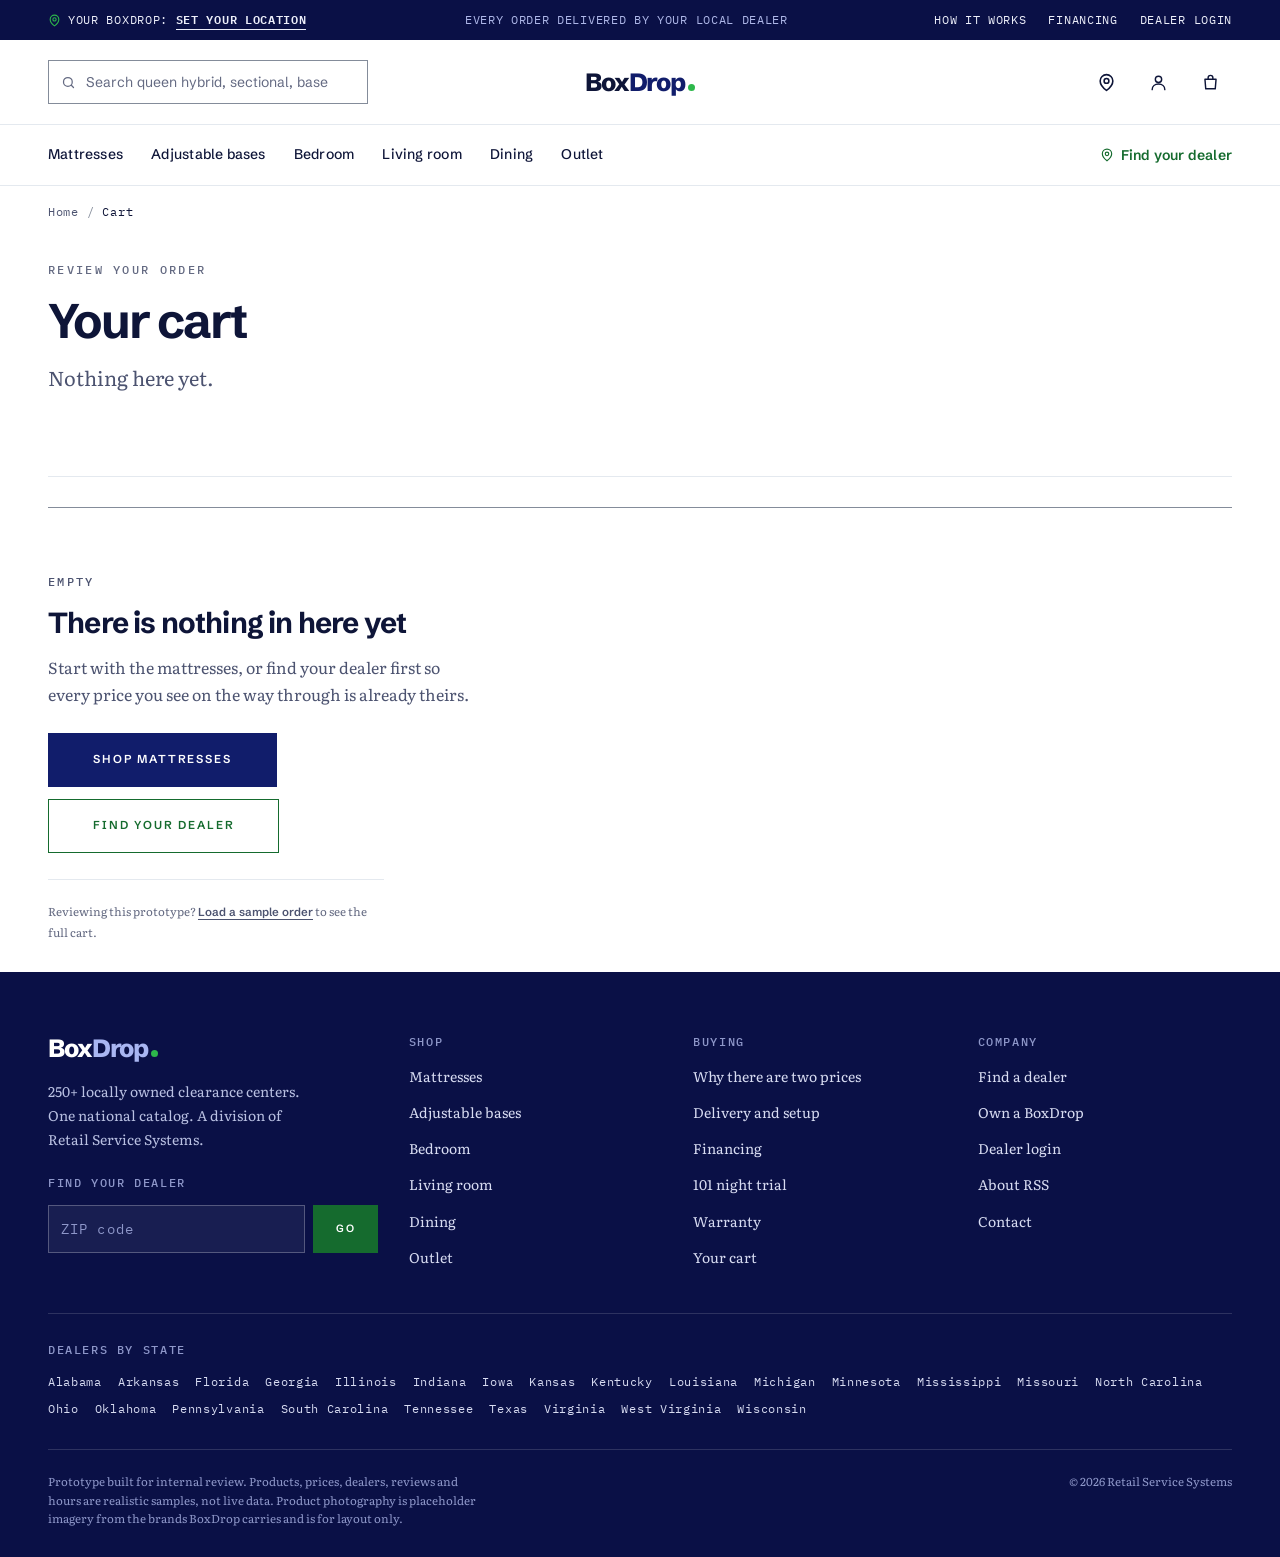
<file: cart.html>
<!doctype html>
<html lang="en">
<head>
<meta charset="utf-8">
<meta name="viewport" content="width=device-width,initial-scale=1,viewport-fit=cover">
<title>Your BoxDrop cart</title>
<link rel="preconnect" href="https://fonts.googleapis.com">
<link rel="preconnect" href="https://fonts.gstatic.com" crossorigin>
<link rel="stylesheet" href="https://fonts.googleapis.com/css2?family=Schibsted+Grotesk:wght@400;500;600;700;800&family=Literata:ital,opsz,wght@0,7..72,400;0,7..72,500;1,7..72,400&family=IBM+Plex+Mono:wght@400;500;600&display=swap">
<link rel="stylesheet" href="assets/css/boxdrop.css">
<link rel="icon" href="assets/favicon.svg" type="image/svg+xml">
<link rel="alternate icon" href="assets/favicon-32.png" sizes="32x32">
<link rel="apple-touch-icon" href="assets/favicon-180.png">
<meta name="theme-color" content="#111D6B">
<style>:root{padding-top:env(safe-area-inset-top,0px);padding-bottom:env(safe-area-inset-bottom,0px)}</style>
</head>
<body>
<svg width="0" height="0" style="position:absolute" aria-hidden="true" focusable="false"><defs>
<symbol id="i-pin" viewBox="0 0 24 24" fill="none" stroke="currentColor" stroke-width="2" stroke-linecap="round" stroke-linejoin="round"><path d="M20 10c0 6-8 12-8 12s-8-6-8-12a8 8 0 0116 0z"/><circle cx="12" cy="10" r="3"/></symbol>
<symbol id="i-search" viewBox="0 0 24 24" fill="none" stroke="currentColor" stroke-width="2" stroke-linecap="round"><circle cx="11" cy="11" r="7"/><path d="M20 20l-3.5-3.5"/></symbol>
<symbol id="i-user" viewBox="0 0 24 24" fill="none" stroke="currentColor" stroke-width="1.8" stroke-linecap="round"><circle cx="12" cy="8" r="4"/><path d="M4 21c0-4.4 3.6-7 8-7s8 2.6 8 7"/></symbol>
<symbol id="i-bag" viewBox="0 0 24 24" fill="none" stroke="currentColor" stroke-width="1.8" stroke-linecap="round" stroke-linejoin="round"><path d="M5 8h14l-1 12H6L5 8z"/><path d="M9 8V6a3 3 0 016 0v2"/></symbol>
<symbol id="i-star" viewBox="0 0 24 24" fill="currentColor"><path d="M12 2l2.9 6.3 6.6.8-4.9 4.6 1.3 6.8L12 17.3 6.1 20.5l1.3-6.8L2.5 9.1l6.6-.8z"/></symbol>
<symbol id="i-truck" viewBox="0 0 24 24" fill="none" stroke="currentColor" stroke-width="1.8" stroke-linecap="round" stroke-linejoin="round"><path d="M2 7h11v9H2zM13 10h4.5l3.5 3.5V16h-8z"/><circle cx="6.5" cy="18.5" r="1.8"/><circle cx="17" cy="18.5" r="1.8"/></symbol>
<symbol id="i-moon" viewBox="0 0 24 24" fill="none" stroke="currentColor" stroke-width="1.8" stroke-linecap="round" stroke-linejoin="round"><path d="M20 14.5A8.5 8.5 0 019.5 4a8.5 8.5 0 1010.5 10.5z"/></symbol>
<symbol id="i-shield" viewBox="0 0 24 24" fill="none" stroke="currentColor" stroke-width="1.8" stroke-linecap="round" stroke-linejoin="round"><path d="M12 3l7 3v5c0 5-3 8.5-7 10-4-1.5-7-5-7-10V6z"/><path d="M9.3 12l1.9 2 3.5-4"/></symbol>
<symbol id="i-card" viewBox="0 0 24 24" fill="none" stroke="currentColor" stroke-width="1.8" stroke-linecap="round" stroke-linejoin="round"><rect x="2.5" y="5.5" width="19" height="13" rx="2"/><path d="M2.5 10h19M6 15h4"/></symbol>
<symbol id="i-phone" viewBox="0 0 24 24" fill="none" stroke="currentColor" stroke-width="1.8" stroke-linecap="round" stroke-linejoin="round"><path d="M5 3h4l2 5-2.5 1.5a12 12 0 006 6L16 13l5 2v4a2 2 0 01-2.2 2A17 17 0 013 5.2 2 2 0 015 3z"/></symbol>
<symbol id="i-arrow" viewBox="0 0 24 24" fill="none" stroke="currentColor" stroke-width="2" stroke-linecap="round" stroke-linejoin="round"><path d="M4 12h15M13 6l6 6-6 6"/></symbol>
<symbol id="i-menu" viewBox="0 0 24 24" fill="none" stroke="currentColor" stroke-width="2" stroke-linecap="round"><path d="M3 6h18M3 12h18M3 18h18"/></symbol>
<symbol id="i-filter" viewBox="0 0 24 24" fill="none" stroke="currentColor" stroke-width="1.8" stroke-linecap="round"><path d="M3 7h12M19 7h2M3 17h5M12 17h9"/><circle cx="17" cy="7" r="2.4"/><circle cx="10" cy="17" r="2.4"/></symbol>
<symbol id="i-map" viewBox="0 0 24 24" fill="none" stroke="currentColor" stroke-width="1.7" stroke-linejoin="round"><path d="M9 4 3 6.5v13L9 17l6 2.5 6-2.5v-13L15 6.5 9 4Z"/><path d="M9 4v13M15 6.5v13"/></symbol>
<symbol id="i-close" viewBox="0 0 24 24" fill="none" stroke="currentColor" stroke-width="2" stroke-linecap="round"><path d="M6 6l12 12M18 6L6 18"/></symbol>
</defs></svg>


<a class="skip" href="#main">Skip to content</a>

<!-- 01 · utility bar ----------------------------------------------------- -->
<div class="utility">
  <div class="wrap">
    <a class="chip-dealer" href="dealers.html" style="color:#EDEFFA">
      <svg class="pin" aria-hidden="true"><use href="#i-pin"></use></svg>
      <span data-nodealer-only>Your BoxDrop: <b data-dealer-city>Set your location</b></span>
      <span data-dealer-only hidden>Your BoxDrop: <b data-dealer-name>Find your dealer</b></span>
    </a>
    <p class="utility__promise">Every order delivered by your local dealer</p>
    <ul class="utility__links">
      <li><a href="#how">How it works</a></li>
      <li><a href="#guarantees">Financing</a></li>
      <li><a href="dealers.html">Dealer login</a></li>
    </ul>
  </div>
</div>

<!-- 02 · masthead -------------------------------------------------------- -->
<header class="masthead">
  <div class="wrap">
    <div class="masthead__row">
      <div class="masthead__left">
        <button class="icon-btn burger" type="button" data-drawer-open aria-expanded="false" aria-controls="drawer" aria-label="Open menu">
          <svg aria-hidden="true"><use href="#i-menu"></use></svg>
        </button>
        <form class="search" role="search" action="category.html" onsubmit="return false">
          <svg aria-hidden="true"><use href="#i-search"></use></svg>
          <label class="vis-hidden" for="q">Search mattresses and furniture</label>
          <input id="q" name="q" type="search" placeholder="Search queen hybrid, sectional, base" autocomplete="off">
        </form>
      </div>

      <a class="wordmark" href="index.html" aria-label="BoxDrop home">
        <span class="box">Box</span><span class="drop">Drop</span><span class="dot" aria-hidden="true"></span>
      </a>

      <div class="masthead__right">
        <a class="icon-btn" href="dealers.html" aria-label="Find a dealer">
          <svg aria-hidden="true"><use href="#i-pin"></use></svg>
        </a>
        <a class="icon-btn" href="#guarantees" aria-label="Your account">
          <svg aria-hidden="true"><use href="#i-user"></use></svg>
        </a>
        <a class="icon-btn" href="cart.html" aria-label="Cart">
          <svg aria-hidden="true"><use href="#i-bag"></use></svg>
          <span class="cart-count" data-cart-count hidden>0</span>
        </a>
      </div>
    </div>
  </div>

  <nav class="nav" aria-label="Product categories">
    <div class="wrap">
      <ul class="nav__list">
        <li><a href="category.html#mattresses">Mattresses</a></li>
        <li><a href="category.html#bases">Adjustable bases</a></li>
        <li><a href="category.html#bedroom">Bedroom</a></li>
        <li><a href="category.html#living">Living room</a></li>
        <li><a href="category.html#dining">Dining</a></li>
        <li><a href="category.html#outlet">Outlet</a></li>
      </ul>
      <a class="nav__find" href="dealers.html">
        <svg width="14" height="14" aria-hidden="true"><use href="#i-pin"></use></svg> Find your dealer
      </a>
    </div>
  </nav>

  <div class="mobile-dealerbar">
    <div class="wrap">
      <a class="dealerbar-btn" href="dealers.html">
        <svg aria-hidden="true"><use href="#i-pin"></use></svg>
        <span data-nodealer-only>Set your location for local pricing</span>
        <span data-dealer-only hidden>Your dealer: <b data-dealer-name></b></span>
        <span class="muted">Change</span>
      </a>
    </div>
  </div>
</header>

<!-- mobile drawer -->
<div class="drawer" id="drawer" hidden>
  <div class="wrap">
    <div class="drawer__head">
      <span class="wordmark"><span class="box">Box</span><span class="drop">Drop</span><span class="dot" aria-hidden="true"></span></span>
      <button class="icon-btn" type="button" data-drawer-close aria-label="Close menu">
        <svg aria-hidden="true"><use href="#i-close"></use></svg>
      </button>
    </div>
    <nav class="drawer__list" aria-label="Mobile menu">
      <a href="category.html#mattresses">Mattresses <span>148</span></a>
      <a href="category.html#bases">Adjustable bases <span>24</span></a>
      <a href="category.html#bedroom">Bedroom <span>96</span></a>
      <a href="category.html#living">Living room <span>212</span></a>
      <a href="category.html#dining">Dining <span>84</span></a>
      <a href="category.html#outlet">Outlet <span>60</span></a>
    </nav>
    <div style="padding-block:22px">
      <a class="btn btn--solid-local btn--block" href="dealers.html">Find your dealer</a>
      <a class="btn btn--ghost btn--block" href="cart.html" style="margin-top:10px">View cart</a>
    </div>
  </div>
</div>


<main id="main">
  <div class="wrap">
    <nav class="crumbs" aria-label="Breadcrumb">
      <ol>
        <li><a href="index.html">Home</a></li>
        <li><span aria-current="page">Cart</span></li>
      </ol>
    </nav>

    <header class="pagehead">
      <p class="eyebrow">Review your order</p>
      <h1>Your cart</h1>
      <p class="lede" id="cart-lede">Nothing here yet.</p>
    </header>

    <div id="cart-empty" class="cartempty" style="margin-block:var(--s6)" hidden>
      <p class="eyebrow">Empty</p>
      <h2>There is nothing in here yet</h2>
      <p>Start with the mattresses, or find your dealer first so every price you see on the way
         through is already theirs.</p>
      <p style="display:flex;gap:12px;flex-wrap:wrap;margin-top:8px">
        <a class="btn btn--online" href="category.html#mattresses">Shop mattresses</a>
        <a class="btn btn--local" href="dealers.html">Find your dealer</a>
      </p>
      <p style="border-top:1px solid var(--rule);padding-top:22px;margin-top:10px;font-size:var(--t-xs);color:var(--ink-3)">
        Reviewing this prototype?
        <button type="button" class="linkbtn" id="load-sample">Load a sample order</button>
        to see the full cart.
      </p>
    </div>

    <div class="cartgrid" id="cart-grid" hidden>
      <div>
        <div class="lines" id="lines"></div>
        <p style="margin-top:22px;display:flex;gap:16px;flex-wrap:wrap;align-items:center">
          <a class="link-arrow" href="category.html#mattresses">Keep shopping <svg width="15" height="15" aria-hidden="true"><use href="#i-arrow"></use></svg></a>
          <button type="button" class="linkbtn" id="empty-cart">Empty the cart</button>
        </p>

        <div class="delivery" id="cart-delivery" style="margin-top:30px"></div>
      </div>

      <aside>
        <div class="summary">
          <h2>Order summary</h2>
          <div class="srow"><span>Subtotal</span><span id="s-sub">$0</span></div>
          <div class="srow"><span id="s-ship-label">Delivery and setup</span><span id="s-ship">Free</span></div>
          <div class="srow"><span>Old mattress removal</span><span>Included</span></div>
          <div class="srow"><span>Estimated tax</span><span id="s-tax">$0</span></div>
          <div class="srow srow--total"><span>Total</span><span id="s-total">$0</span></div>
          <p class="finance" id="s-finance" style="margin:0"></p>
          <button type="button" class="btn btn--online btn--block" id="checkout">Checkout</button>
          <p style="font-family:var(--mono);font-size:var(--t-xs);color:var(--ink-3);margin:0;text-align:center">
            Prototype. No payment is taken.
          </p>
        </div>

        <div class="localnudge" id="nudge" style="margin-top:16px"></div>
      </aside>
    </div>
  </div>
</main>


<!-- 11 · footer ---------------------------------------------------------- -->
<footer class="footer">
  <div class="wrap">
    <div class="footer__top">
      <div>
        <span class="wordmark" style="color:#fff"><span class="box" style="color:#fff">Box</span><span class="drop" style="color:#A9B6F2">Drop</span><span class="dot" aria-hidden="true"></span></span>
        <p style="margin-top:14px;font-size:14px;max-width:34ch;color:#B9C0E2">
          250+ locally owned clearance centers. One national catalog.
          A division of Retail Service Systems.
        </p>
        <h4 style="margin-top:26px">Find your dealer</h4>
        <form class="footer__zip" data-zip-form data-zip-goto="dealers.html">
          <label class="vis-hidden" for="zip-foot">ZIP code</label>
          <input id="zip-foot" name="zip" type="text" inputmode="numeric" autocomplete="postal-code" maxlength="5" placeholder="ZIP code">
          <button class="btn btn--solid-local btn--sm" type="submit" style="min-height:48px">Go</button>
        </form>
        <p data-zip-error hidden style="color:#F0B3A6;font-size:13px;margin-top:8px"></p>
      </div>

      <div>
        <h4>Shop</h4>
        <ul>
          <li><a href="category.html#mattresses">Mattresses</a></li>
          <li><a href="category.html#bases">Adjustable bases</a></li>
          <li><a href="category.html#bedroom">Bedroom</a></li>
          <li><a href="category.html#living">Living room</a></li>
          <li><a href="category.html#dining">Dining</a></li>
          <li><a href="category.html#outlet">Outlet</a></li>
        </ul>
      </div>

      <div>
        <h4>Buying</h4>
        <ul>
          <li><a href="#how">Why there are two prices</a></li>
          <li><a href="#guarantees">Delivery and setup</a></li>
          <li><a href="#guarantees">Financing</a></li>
          <li><a href="#guarantees">101 night trial</a></li>
          <li><a href="#guarantees">Warranty</a></li>
          <li><a href="cart.html">Your cart</a></li>
        </ul>
      </div>

      <div>
        <h4>Company</h4>
        <ul>
          <li><a href="dealers.html">Find a dealer</a></li>
          <li><a href="dealers.html">Own a BoxDrop</a></li>
          <li><a href="dealers.html">Dealer login</a></li>
          <li><a href="#how">About RSS</a></li>
          <li><a href="#guarantees">Contact</a></li>
        </ul>
      </div>
    </div>

    <div class="footer__states">
      <h4>Dealers by state</h4>
      <ul>
        <li><a href="dealers.html">Alabama</a></li><li><a href="dealers.html">Arkansas</a></li>
        <li><a href="dealers.html">Florida</a></li><li><a href="dealers.html">Georgia</a></li>
        <li><a href="dealers.html">Illinois</a></li><li><a href="dealers.html">Indiana</a></li>
        <li><a href="dealers.html">Iowa</a></li><li><a href="dealers.html">Kansas</a></li>
        <li><a href="dealers.html">Kentucky</a></li><li><a href="dealers.html">Louisiana</a></li>
        <li><a href="dealers.html">Michigan</a></li><li><a href="dealers.html">Minnesota</a></li>
        <li><a href="dealers.html">Mississippi</a></li><li><a href="dealers.html">Missouri</a></li>
        <li><a href="dealers.html">North Carolina</a></li><li><a href="dealers.html">Ohio</a></li>
        <li><a href="dealers.html">Oklahoma</a></li><li><a href="dealers.html">Pennsylvania</a></li>
        <li><a href="dealers.html">South Carolina</a></li><li><a href="dealers.html">Tennessee</a></li>
        <li><a href="dealers.html">Texas</a></li><li><a href="dealers.html">Virginia</a></li>
        <li><a href="dealers.html">West Virginia</a></li><li><a href="dealers.html">Wisconsin</a></li>
      </ul>
    </div>

    <div class="footer__legal">
      <p>
        Prototype built for internal review. Products, prices, dealers, reviews and hours are
        realistic samples, not live data. Product photography is placeholder imagery from the
        brands BoxDrop carries and is for layout only.
      </p>
      <p>© 2026 Retail Service Systems</p>
    </div>
  </div>
</footer>


<script src="assets/js/dealers.js"></script>
<script src="assets/js/catalog.js"></script>
<script src="assets/js/boxdrop.js"></script>
<script>
/* Cart. The last place to be straight with somebody about the two prices. */
(function () {
  'use strict';
  var BD = window.BoxDrop;
  var $ = function (s) { return document.querySelector(s); };
  var TAX = 0.06;              // WV state rate, used as a plausible estimate
  var FREE_OVER = 599;

  var SAMPLE = [
    { sku: 's2w-reactive-hybrid', size: 'Queen', qty: 1 },
    { sku: 'sap-ss200', size: 'Queen', qty: 1 },
    { sku: 'ne-nightstand', size: 'Walnut', qty: 2 }
  ];

  function lines() {
    return BD.cart().map(function (l) {
      var p = BD.bySku(l.sku);
      return {
        raw: l, p: p,
        name: l.name || (p && p.name) || l.sku,
        brand: l.brand || (p && p.brand) || '',
        img: l.img || (p && p.img) || '',
        size: l.size || '',
        price: typeof l.price === 'number' ? l.price : (p ? p.price : 0),
        qty: l.qty || 1
      };
    });
  }

  function save(list) {
    BD.store.set('bd.cart', list.map(function (l) {
      return { sku: l.raw.sku, name: l.name, brand: l.brand, price: l.price, img: l.img, size: l.size, qty: l.qty };
    }));
    BD.paintCart();
  }

  function render() {
    var L = lines();
    var any = L.length > 0;
    $('#cart-empty').hidden = any;
    $('#cart-grid').hidden = !any;
    $('#cart-lede').textContent = any
      ? 'Both prices are held side by side all the way through, so you can still change your mind about how you buy it.'
      : 'Nothing here yet.';
    if (!any) return;

    var d = BD.currentDealer();

    $('#lines').innerHTML = L.map(function (l, i) {
      var line = l.price * l.qty;
      var localLine = d ? Math.round(line * d.factor) : null;
      return '<div class="line">' +
        '<div class="line__media"><img src="' + BD.esc(l.img) + '" alt="' + BD.esc(l.name) + '" loading="lazy"></div>' +
        '<div class="line__body">' +
          '<span class="line__brand">' + BD.esc(l.brand) + '</span>' +
          '<h3 class="line__name"><a href="product.html#' + BD.esc(l.raw.sku) + '">' + BD.esc(l.name) + '</a></h3>' +
          (l.size ? '<span class="line__opt">' + BD.esc(l.size) + '</span>' : '') +
          '<div class="line__tools">' +
            '<span class="qty"><button type="button" data-q="-1" data-i="' + i + '" aria-label="Reduce quantity">−</button>' +
            '<span class="num">' + l.qty + '</span>' +
            '<button type="button" data-q="1" data-i="' + i + '" aria-label="Increase quantity">+</button></span>' +
            '<button type="button" class="linkbtn" data-rm="' + i + '">Remove</button>' +
          '</div>' +
        '</div>' +
        '<div class="line__price">' +
          '<span class="amt num">' + BD.money(line) + '</span>' +
          '<span class="loc num">' + (localLine
              ? BD.money(localLine) + ' at ' + BD.esc(d.name)
              : BD.localRange(line) + ' local') + '</span>' +
        '</div></div>';
    }).join('');

    var sub = L.reduce(function (a, l) { return a + l.price * l.qty; }, 0);
    var ship = sub >= FREE_OVER ? 0 : 89;
    var tax = (sub + ship) * TAX;
    var total = sub + ship + tax;

    $('#s-sub').textContent = BD.money(sub);
    $('#s-ship').textContent = ship ? BD.money(ship) : 'Free';
    $('#s-ship-label').textContent = ship ? 'Delivery and setup' : 'Delivery and setup, over ' + BD.money(FREE_OVER);
    $('#s-tax').textContent = BD.money(tax);
    $('#s-total').textContent = BD.money(total);
    $('#s-finance').innerHTML = '<b>' + BD.money(total / 12) + ' a month</b> for 12 months at 0% APR on approved credit.';

    // the final, honest reminder
    if (d) {
      var localSub = L.reduce(function (a, l) { return a + Math.round(l.price * l.qty * d.factor); }, 0);
      var localTotal = localSub + localSub * TAX;
      $('#nudge').innerHTML =
        '<p class="eyebrow eyebrow--local" style="margin:0">The same basket at your dealer</p>' +
        '<p class="figure num">' + BD.money(localTotal) + '</p>' +
        '<p>That is <b>' + BD.money(total - localTotal) + ' less</b> at ' + BD.esc(d.name) +
        ', collected or delivered by the same crew. Nothing about the order changes except where you pay for it.</p>' +
        '<p style="display:flex;gap:10px;flex-wrap:wrap;margin-top:6px">' +
        '<a class="btn btn--solid-local btn--sm" href="dealers.html">Call ' + BD.esc(d.name) + '</a>' +
        '</p>' +
        '<p style="font-size:var(--t-xs);color:var(--ink-3);margin:0">' +
        'Dealers set their own prices, so treat this as their usual rather than a quote.</p>';
    } else {
      $('#nudge').innerHTML =
        '<p class="eyebrow eyebrow--local" style="margin:0">Before you check out</p>' +
        '<p class="figure num">' + BD.money(total * (1 - BD.rangeHigh)) + ' to ' + BD.money(total * (1 - BD.rangeLow)) + '</p>' +
        '<p>That is roughly what this basket would be cheaper by at your local BoxDrop. ' +
        'Enter your ZIP and we will show you the real figure and who it is.</p>' +
        '<form data-zip-form style="display:flex;gap:8px;flex-wrap:wrap;margin-top:6px">' +
        '<label class="vis-hidden" for="zip-cart">ZIP code</label>' +
        '<input id="zip-cart" name="zip" type="text" inputmode="numeric" autocomplete="postal-code" maxlength="5" placeholder="25143" ' +
        'style="height:46px;width:116px;padding:0 13px;border:1px solid var(--local);background:var(--surface);font-family:var(--mono);letter-spacing:.1em">' +
        '<button class="btn btn--solid-local btn--sm" type="submit" style="min-height:46px">Show the figure</button>' +
        '<p data-zip-error hidden style="flex-basis:100%;color:var(--stop);font-size:13px;margin:0"></p>' +
        '</form>';
      var form = $('#nudge').querySelector('[data-zip-form]');
      if (form) form.addEventListener('submit', function (e) {
        e.preventDefault();
        var v = (form.querySelector('input').value || '').trim();
        var err = form.querySelector('[data-zip-error]');
        if (!/^\d{5}$/.test(v)) { err.hidden = false; err.textContent = 'Enter a five digit ZIP code, for example 25143.'; return; }
        BD.store.set('bd.zip', v);
        BD.setDealer(BD.nearest(v));
      });
    }

    var when = new Date(Date.now() + 5 * 864e5).toLocaleDateString('en-US', { weekday: 'long', month: 'long', day: 'numeric' });
    $('#cart-delivery').innerHTML = d
      ? '<b>' + BD.esc(d.name) + ' will bring this</b><p class="when">Earliest ' + when + '</p>' +
        '<p>' + BD.esc(d.addr) + '. Two people, into the room you choose, old mattress away with them. ' +
        'They will call the day before with a two hour window.</p>'
      : '<b>Delivered by your local BoxDrop</b><p class="when">Usually 3 to 7 days</p>' +
        '<p>We route the order to the dealer nearest the delivery address at checkout. Set your location ' +
        'now if you would rather know who that is first.</p>';
  }

  document.addEventListener('click', function (e) {
    var t = e.target;
    if (t.id === 'load-sample') {
      BD.store.set('bd.cart', SAMPLE.map(function (s) {
        var p = BD.bySku(s.sku);
        return { sku: s.sku, name: p.name, brand: p.brand, price: p.price, img: p.img, size: s.size, qty: s.qty };
      }));
      BD.paintCart(); render();
      BD.toast('Sample order loaded for review');
      return;
    }
    if (t.id === 'empty-cart') { BD.store.set('bd.cart', []); BD.paintCart(); render(); return; }
    if (t.id === 'checkout') {
      BD.toast('Checkout is out of scope for this prototype. The flow stops here.');
      return;
    }
    if (t.dataset && t.dataset.q) {
      var L = lines(), i = parseInt(t.dataset.i, 10);
      L[i].qty = Math.max(1, L[i].qty + parseInt(t.dataset.q, 10));
      save(L); render(); return;
    }
    if (t.dataset && t.dataset.rm !== undefined) {
      var L2 = lines(); L2.splice(parseInt(t.dataset.rm, 10), 1);
      save(L2); render();
    }
  });

  document.addEventListener('bd:dealerchange', render);
  render();
})();
</script>
</body>
</html>
</file>
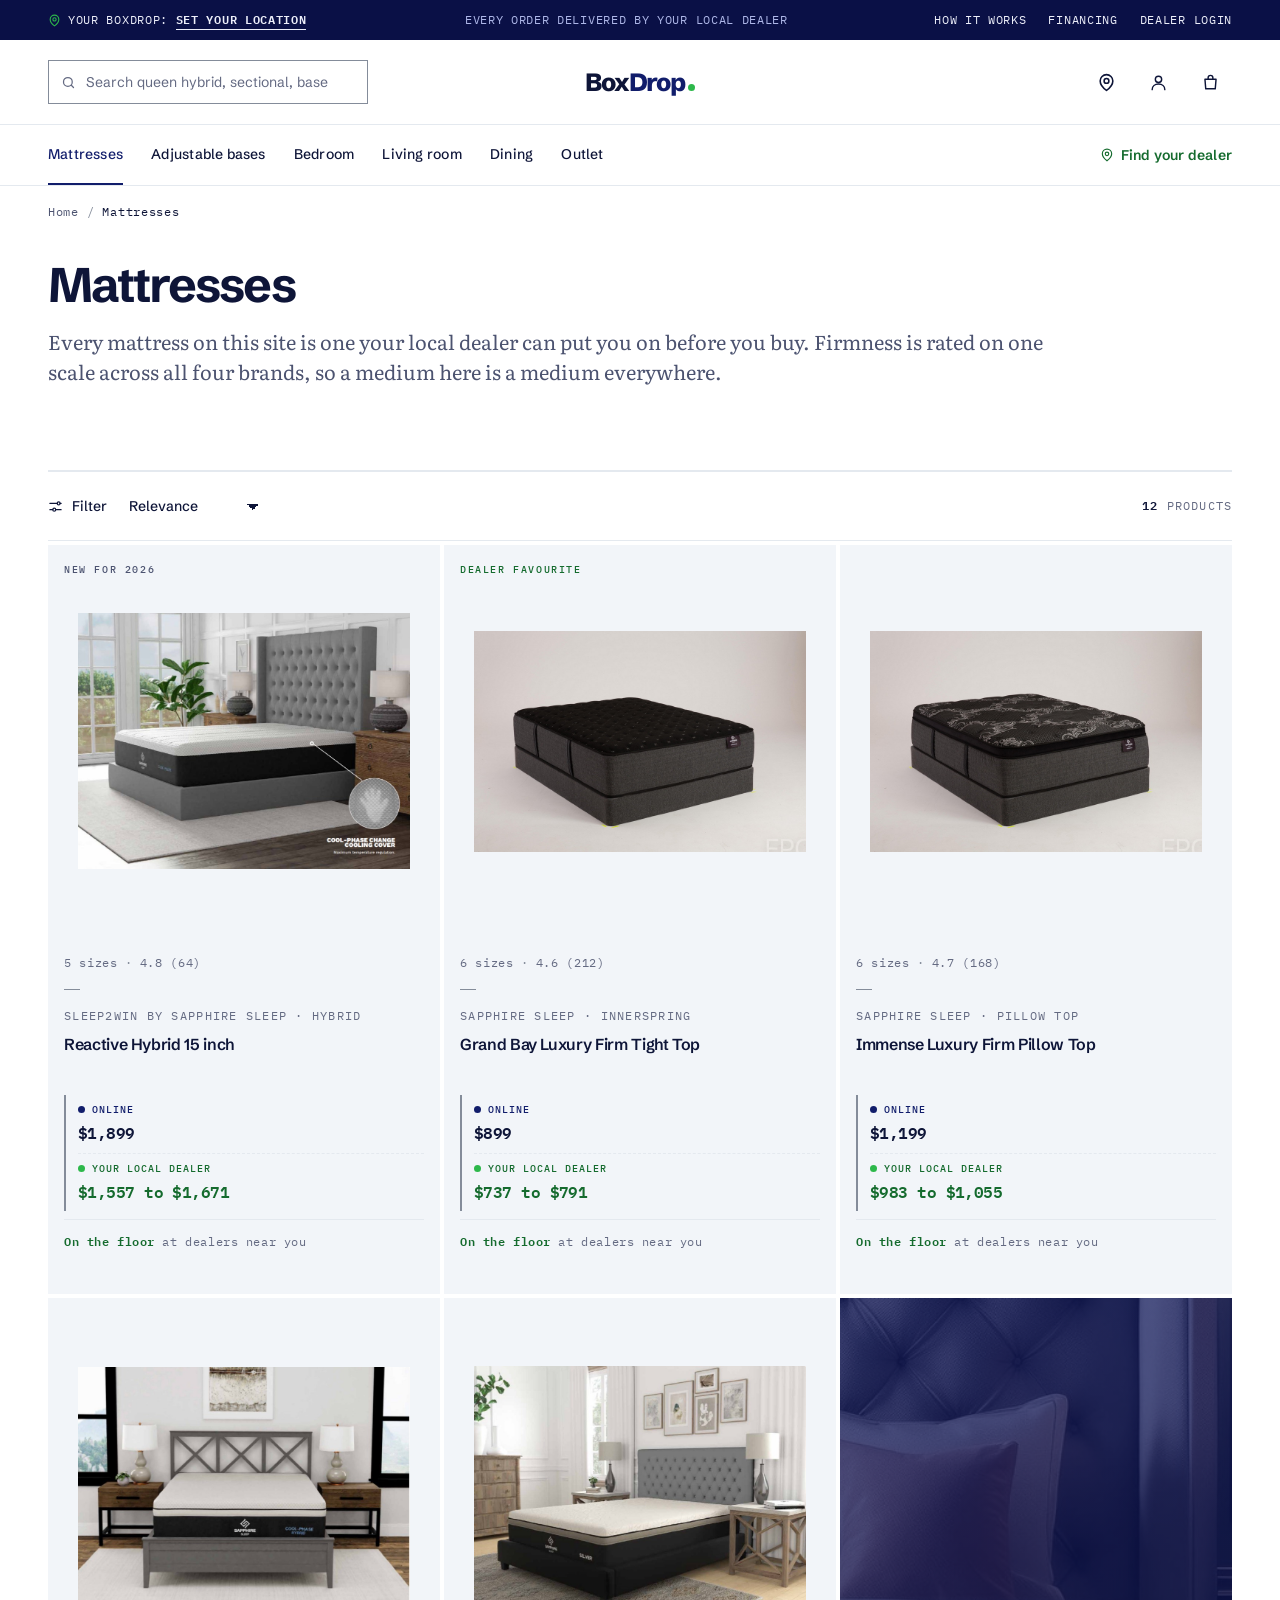
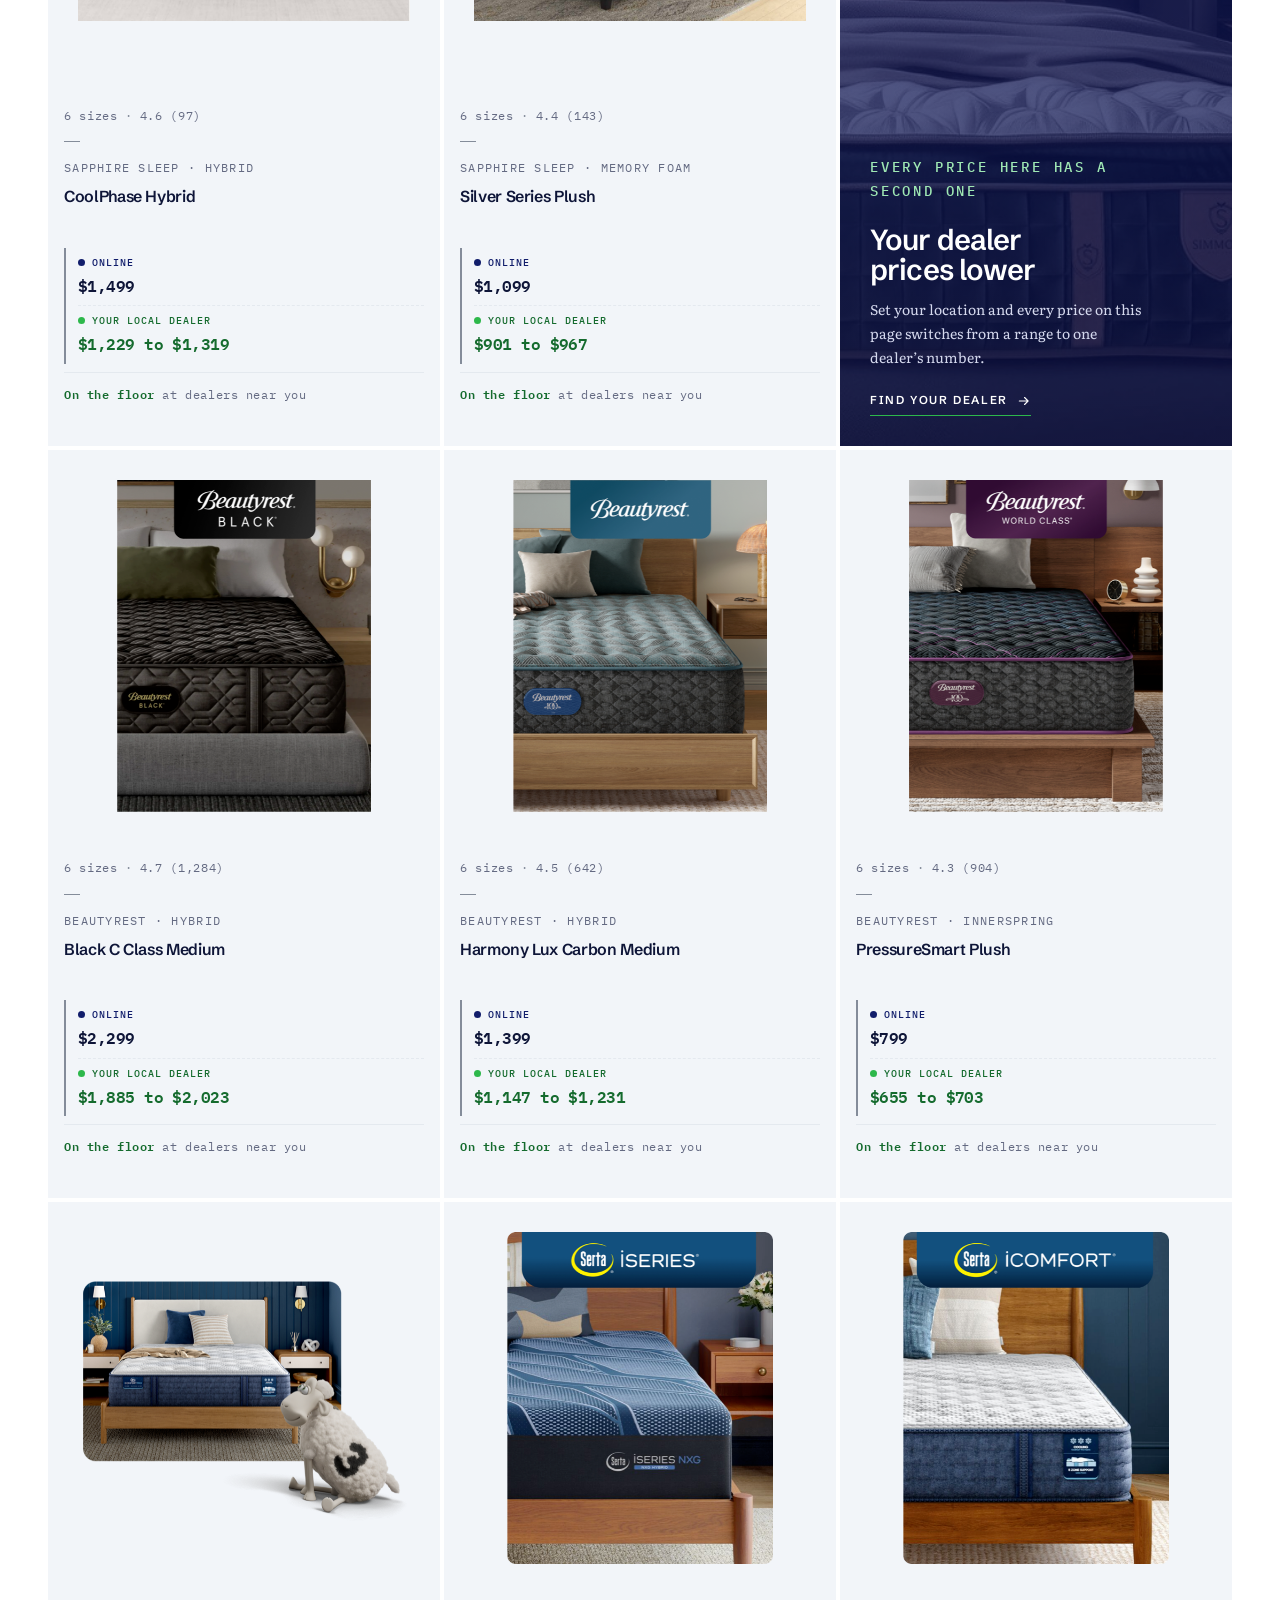
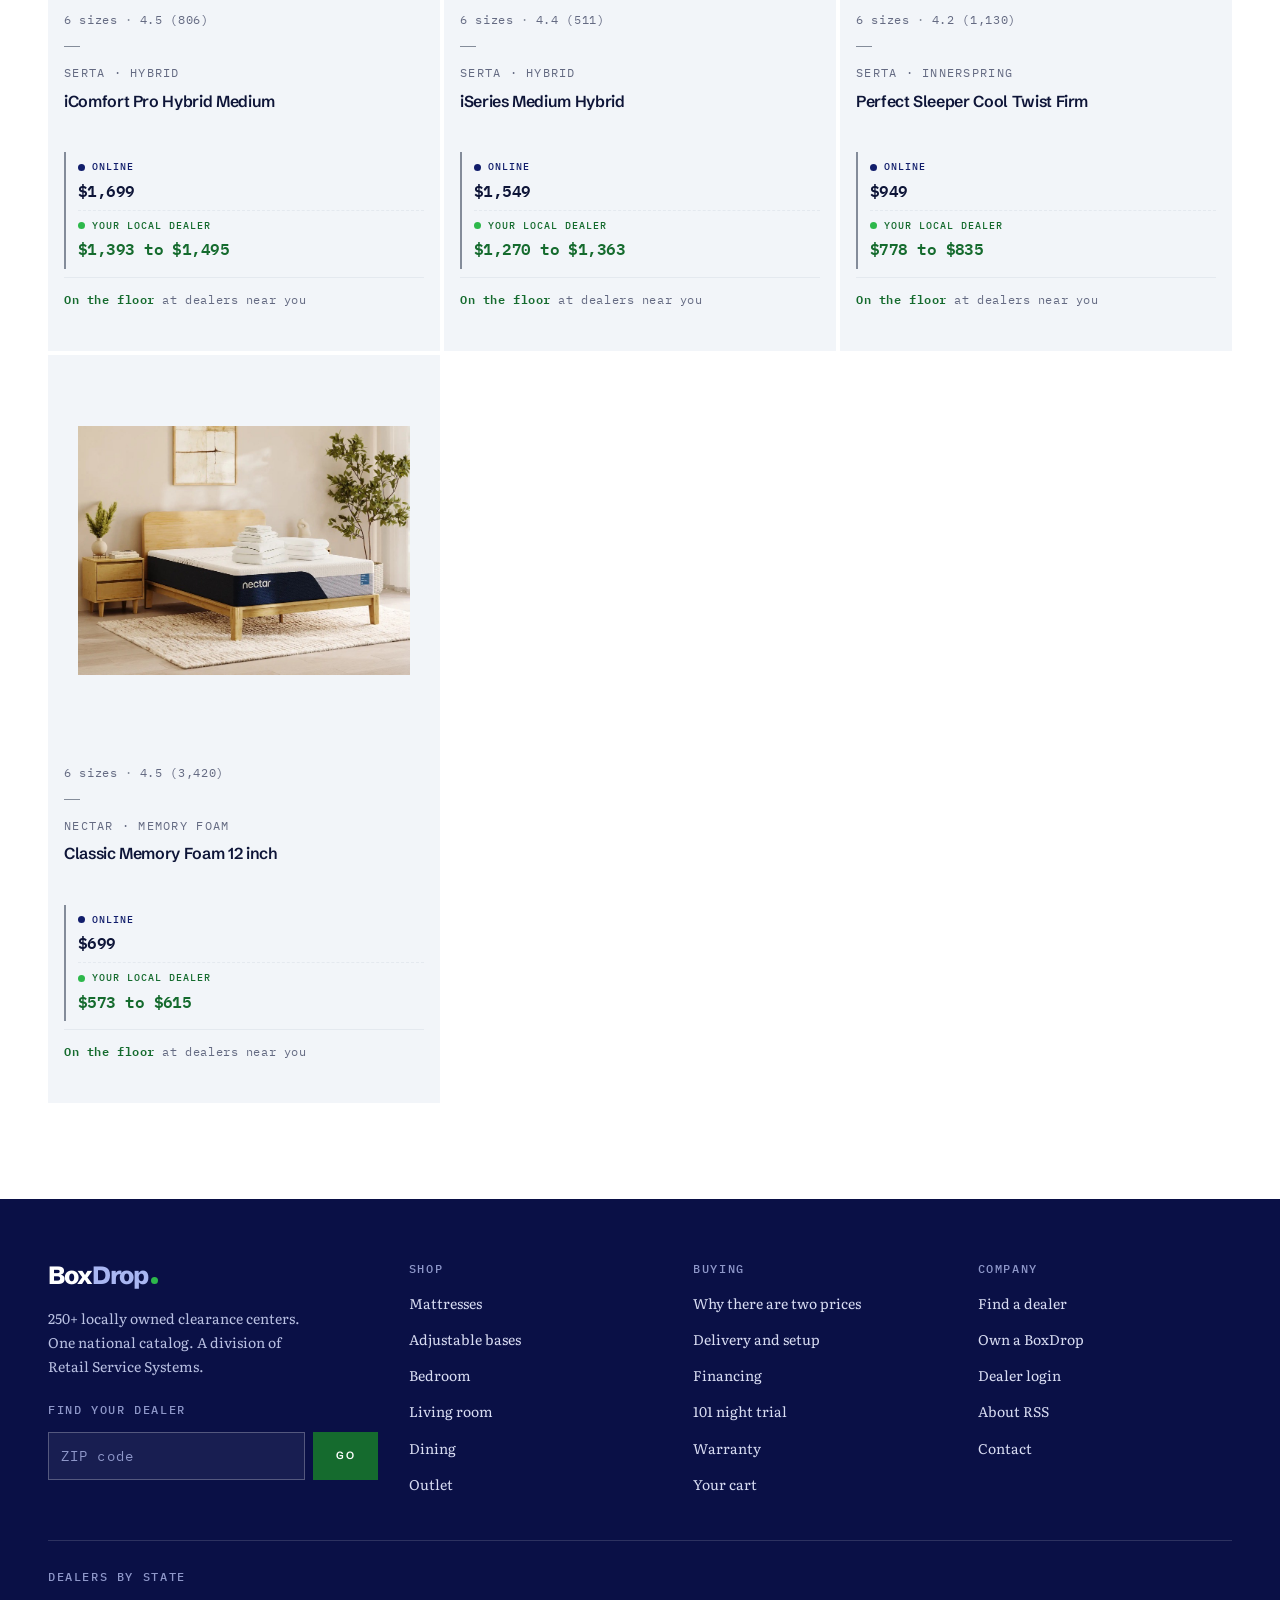
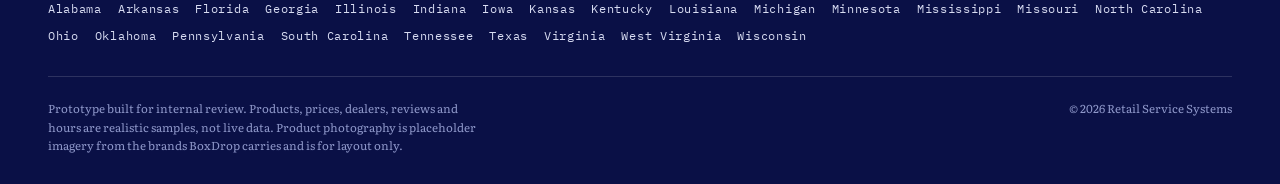
<file: category.html>
<!doctype html>
<html lang="en">
<head>
<meta charset="utf-8">
<meta name="viewport" content="width=device-width,initial-scale=1,viewport-fit=cover">
<title>Shop BoxDrop</title>
<link rel="preconnect" href="https://fonts.googleapis.com">
<link rel="preconnect" href="https://fonts.gstatic.com" crossorigin>
<link rel="stylesheet" href="https://fonts.googleapis.com/css2?family=Schibsted+Grotesk:wght@400;500;600;700;800&family=Literata:ital,opsz,wght@0,7..72,400;0,7..72,500;1,7..72,400&family=IBM+Plex+Mono:wght@400;500;600&display=swap">
<link rel="stylesheet" href="assets/css/boxdrop.css">
<link rel="icon" href="assets/favicon.svg" type="image/svg+xml">
<link rel="alternate icon" href="assets/favicon-32.png" sizes="32x32">
<link rel="apple-touch-icon" href="assets/favicon-180.png">
<meta name="theme-color" content="#111D6B">
<style>:root{padding-top:env(safe-area-inset-top,0px);padding-bottom:env(safe-area-inset-bottom,0px)}</style>
</head>
<body>
<svg width="0" height="0" style="position:absolute" aria-hidden="true" focusable="false"><defs>
<symbol id="i-pin" viewBox="0 0 24 24" fill="none" stroke="currentColor" stroke-width="2" stroke-linecap="round" stroke-linejoin="round"><path d="M20 10c0 6-8 12-8 12s-8-6-8-12a8 8 0 0116 0z"/><circle cx="12" cy="10" r="3"/></symbol>
<symbol id="i-search" viewBox="0 0 24 24" fill="none" stroke="currentColor" stroke-width="2" stroke-linecap="round"><circle cx="11" cy="11" r="7"/><path d="M20 20l-3.5-3.5"/></symbol>
<symbol id="i-user" viewBox="0 0 24 24" fill="none" stroke="currentColor" stroke-width="1.8" stroke-linecap="round"><circle cx="12" cy="8" r="4"/><path d="M4 21c0-4.4 3.6-7 8-7s8 2.6 8 7"/></symbol>
<symbol id="i-bag" viewBox="0 0 24 24" fill="none" stroke="currentColor" stroke-width="1.8" stroke-linecap="round" stroke-linejoin="round"><path d="M5 8h14l-1 12H6L5 8z"/><path d="M9 8V6a3 3 0 016 0v2"/></symbol>
<symbol id="i-star" viewBox="0 0 24 24" fill="currentColor"><path d="M12 2l2.9 6.3 6.6.8-4.9 4.6 1.3 6.8L12 17.3 6.1 20.5l1.3-6.8L2.5 9.1l6.6-.8z"/></symbol>
<symbol id="i-truck" viewBox="0 0 24 24" fill="none" stroke="currentColor" stroke-width="1.8" stroke-linecap="round" stroke-linejoin="round"><path d="M2 7h11v9H2zM13 10h4.5l3.5 3.5V16h-8z"/><circle cx="6.5" cy="18.5" r="1.8"/><circle cx="17" cy="18.5" r="1.8"/></symbol>
<symbol id="i-moon" viewBox="0 0 24 24" fill="none" stroke="currentColor" stroke-width="1.8" stroke-linecap="round" stroke-linejoin="round"><path d="M20 14.5A8.5 8.5 0 019.5 4a8.5 8.5 0 1010.5 10.5z"/></symbol>
<symbol id="i-shield" viewBox="0 0 24 24" fill="none" stroke="currentColor" stroke-width="1.8" stroke-linecap="round" stroke-linejoin="round"><path d="M12 3l7 3v5c0 5-3 8.5-7 10-4-1.5-7-5-7-10V6z"/><path d="M9.3 12l1.9 2 3.5-4"/></symbol>
<symbol id="i-card" viewBox="0 0 24 24" fill="none" stroke="currentColor" stroke-width="1.8" stroke-linecap="round" stroke-linejoin="round"><rect x="2.5" y="5.5" width="19" height="13" rx="2"/><path d="M2.5 10h19M6 15h4"/></symbol>
<symbol id="i-phone" viewBox="0 0 24 24" fill="none" stroke="currentColor" stroke-width="1.8" stroke-linecap="round" stroke-linejoin="round"><path d="M5 3h4l2 5-2.5 1.5a12 12 0 006 6L16 13l5 2v4a2 2 0 01-2.2 2A17 17 0 013 5.2 2 2 0 015 3z"/></symbol>
<symbol id="i-arrow" viewBox="0 0 24 24" fill="none" stroke="currentColor" stroke-width="2" stroke-linecap="round" stroke-linejoin="round"><path d="M4 12h15M13 6l6 6-6 6"/></symbol>
<symbol id="i-menu" viewBox="0 0 24 24" fill="none" stroke="currentColor" stroke-width="2" stroke-linecap="round"><path d="M3 6h18M3 12h18M3 18h18"/></symbol>
<symbol id="i-filter" viewBox="0 0 24 24" fill="none" stroke="currentColor" stroke-width="1.8" stroke-linecap="round"><path d="M3 7h12M19 7h2M3 17h5M12 17h9"/><circle cx="17" cy="7" r="2.4"/><circle cx="10" cy="17" r="2.4"/></symbol>
<symbol id="i-map" viewBox="0 0 24 24" fill="none" stroke="currentColor" stroke-width="1.7" stroke-linejoin="round"><path d="M9 4 3 6.5v13L9 17l6 2.5 6-2.5v-13L15 6.5 9 4Z"/><path d="M9 4v13M15 6.5v13"/></symbol>
<symbol id="i-close" viewBox="0 0 24 24" fill="none" stroke="currentColor" stroke-width="2" stroke-linecap="round"><path d="M6 6l12 12M18 6L6 18"/></symbol>
</defs></svg>


<a class="skip" href="#main">Skip to content</a>

<!-- 01 · utility bar ----------------------------------------------------- -->
<div class="utility">
  <div class="wrap">
    <a class="chip-dealer" href="dealers.html" style="color:#EDEFFA">
      <svg class="pin" aria-hidden="true"><use href="#i-pin"></use></svg>
      <span data-nodealer-only>Your BoxDrop: <b data-dealer-city>Set your location</b></span>
      <span data-dealer-only hidden>Your BoxDrop: <b data-dealer-name>Find your dealer</b></span>
    </a>
    <p class="utility__promise">Every order delivered by your local dealer</p>
    <ul class="utility__links">
      <li><a href="#how">How it works</a></li>
      <li><a href="#guarantees">Financing</a></li>
      <li><a href="dealers.html">Dealer login</a></li>
    </ul>
  </div>
</div>

<!-- 02 · masthead -------------------------------------------------------- -->
<header class="masthead">
  <div class="wrap">
    <div class="masthead__row">
      <div class="masthead__left">
        <button class="icon-btn burger" type="button" data-drawer-open aria-expanded="false" aria-controls="drawer" aria-label="Open menu">
          <svg aria-hidden="true"><use href="#i-menu"></use></svg>
        </button>
        <form class="search" role="search" action="category.html" onsubmit="return false">
          <svg aria-hidden="true"><use href="#i-search"></use></svg>
          <label class="vis-hidden" for="q">Search mattresses and furniture</label>
          <input id="q" name="q" type="search" placeholder="Search queen hybrid, sectional, base" autocomplete="off">
        </form>
      </div>

      <a class="wordmark" href="index.html" aria-label="BoxDrop home">
        <span class="box">Box</span><span class="drop">Drop</span><span class="dot" aria-hidden="true"></span>
      </a>

      <div class="masthead__right">
        <a class="icon-btn" href="dealers.html" aria-label="Find a dealer">
          <svg aria-hidden="true"><use href="#i-pin"></use></svg>
        </a>
        <a class="icon-btn" href="#guarantees" aria-label="Your account">
          <svg aria-hidden="true"><use href="#i-user"></use></svg>
        </a>
        <a class="icon-btn" href="cart.html" aria-label="Cart">
          <svg aria-hidden="true"><use href="#i-bag"></use></svg>
          <span class="cart-count" data-cart-count hidden>0</span>
        </a>
      </div>
    </div>
  </div>

  <nav class="nav" aria-label="Product categories">
    <div class="wrap">
      <ul class="nav__list">
        <li><a href="category.html#mattresses">Mattresses</a></li>
        <li><a href="category.html#bases">Adjustable bases</a></li>
        <li><a href="category.html#bedroom">Bedroom</a></li>
        <li><a href="category.html#living">Living room</a></li>
        <li><a href="category.html#dining">Dining</a></li>
        <li><a href="category.html#outlet">Outlet</a></li>
      </ul>
      <a class="nav__find" href="dealers.html">
        <svg width="14" height="14" aria-hidden="true"><use href="#i-pin"></use></svg> Find your dealer
      </a>
    </div>
  </nav>

  <div class="mobile-dealerbar">
    <div class="wrap">
      <a class="dealerbar-btn" href="dealers.html">
        <svg aria-hidden="true"><use href="#i-pin"></use></svg>
        <span data-nodealer-only>Set your location for local pricing</span>
        <span data-dealer-only hidden>Your dealer: <b data-dealer-name></b></span>
        <span class="muted">Change</span>
      </a>
    </div>
  </div>
</header>

<!-- mobile drawer -->
<div class="drawer" id="drawer" hidden>
  <div class="wrap">
    <div class="drawer__head">
      <span class="wordmark"><span class="box">Box</span><span class="drop">Drop</span><span class="dot" aria-hidden="true"></span></span>
      <button class="icon-btn" type="button" data-drawer-close aria-label="Close menu">
        <svg aria-hidden="true"><use href="#i-close"></use></svg>
      </button>
    </div>
    <nav class="drawer__list" aria-label="Mobile menu">
      <a href="category.html#mattresses">Mattresses <span>148</span></a>
      <a href="category.html#bases">Adjustable bases <span>24</span></a>
      <a href="category.html#bedroom">Bedroom <span>96</span></a>
      <a href="category.html#living">Living room <span>212</span></a>
      <a href="category.html#dining">Dining <span>84</span></a>
      <a href="category.html#outlet">Outlet <span>60</span></a>
    </nav>
    <div style="padding-block:22px">
      <a class="btn btn--solid-local btn--block" href="dealers.html">Find your dealer</a>
      <a class="btn btn--ghost btn--block" href="cart.html" style="margin-top:10px">View cart</a>
    </div>
  </div>
</div>


<main id="main">
  <div class="wrap">
    <nav class="crumbs" aria-label="Breadcrumb">
      <ol>
        <li><a href="index.html">Home</a></li>
        <li><span aria-current="page" id="crumb-cat">Mattresses</span></li>
      </ol>
    </nav>

    <header class="pagehead">
      <h1 id="cat-title">Mattresses</h1>
      <p class="lede" id="cat-lede"></p>
    </header>

    <!-- kept for a category that genuinely does not ship nationally -->
    <section class="dealer-only" id="dealer-only" hidden style="margin-block:var(--s6)">
      <div>
        <p class="eyebrow eyebrow--local">Dealer floors only</p>
        <h2 id="do-title">This one is on your dealer's floor</h2>
        <p class="measure" style="margin-top:var(--s3);color:var(--ink-2)">
          Some categories are bought for a market rather than shipped from a national warehouse.
          Your dealer buys this one for the homes near you, so what is on their floor is what sells
          where you live.
        </p>
      </div>
      <div><a class="btn btn--solid-local" href="dealers.html">Find your dealer</a></div>
    </section>

    <div class="shop" id="shop">
      <div class="toolbar">
        <button type="button" class="filter-btn" id="filter-open" aria-expanded="false" aria-controls="filters">
          <svg aria-hidden="true"><use href="#i-filter"></use></svg>
          Filter
          <span class="n" id="filter-n" hidden>0</span>
        </button>
        <div class="sortwrap">
          <label for="sort">Sort</label>
          <select class="sortsel" id="sort" aria-label="Sort products">
            <option value="featured">Relevance</option>
            <option value="price-asc">Price, low to high</option>
            <option value="price-desc">Price, high to low</option>
            <option value="rating">Best reviewed</option>
            <option value="firm-asc">Softest first</option>
            <option value="firm-desc">Firmest first</option>
          </select>
        </div>
        <p class="toolbar__count"><b id="count">0</b> <span id="count-word">products</span></p>
      </div>

      <div class="applied" id="applied"></div>
      <div class="pgrid" id="grid"></div>

      <div class="empty" id="empty" hidden>
        <h3>Nothing matches all of those at once</h3>
        <p>Try dropping one filter. If you are after something specific, your dealer can usually
           order it in even when it is not on this site.</p>
        <p style="margin-top:22px;display:flex;gap:12px;flex-wrap:wrap">
          <button type="button" class="btn btn--ghost btn--sm" id="clear-empty">Clear filters</button>
          <a class="btn btn--local btn--sm" href="dealers.html">Ask a dealer</a>
        </p>
      </div>
    </div>
  </div>

  <!-- filter slide over -->
  <div class="fscrim" id="fscrim" hidden></div>
  <form class="filters" id="filters" aria-label="Filter products" hidden onsubmit="return false">
    <div class="filters__head">
      <h2>Filter</h2>
      <button type="button" class="icon-btn" id="filter-close" aria-label="Close filters">
        <svg aria-hidden="true"><use href="#i-close"></use></svg>
      </button>
    </div>
    <div class="filters__body">
      <div class="ftoggles">
        <label class="fswitch" id="stock-switch">
          <input type="checkbox" id="f-stock">
          <span>In stock at my dealer<small id="stock-note">Set your location to use this</small></span>
        </label>
        <label class="fswitch">
          <input type="checkbox" id="f-free">
          <span>Delivered free<small>Orders over $599, set up in the room</small></span>
        </label>
      </div>
      <div id="filter-groups"></div>
    </div>
    <div class="filters__foot">
      <button type="button" class="btn btn--ghost btn--sm" id="clear-all">Clear all</button>
      <button type="button" class="btn btn--online btn--sm" id="filter-done">Show <span id="done-n">0</span></button>
    </div>
  </form>
</main>


<!-- 11 · footer ---------------------------------------------------------- -->
<footer class="footer">
  <div class="wrap">
    <div class="footer__top">
      <div>
        <span class="wordmark" style="color:#fff"><span class="box" style="color:#fff">Box</span><span class="drop" style="color:#A9B6F2">Drop</span><span class="dot" aria-hidden="true"></span></span>
        <p style="margin-top:14px;font-size:14px;max-width:34ch;color:#B9C0E2">
          250+ locally owned clearance centers. One national catalog.
          A division of Retail Service Systems.
        </p>
        <h4 style="margin-top:26px">Find your dealer</h4>
        <form class="footer__zip" data-zip-form data-zip-goto="dealers.html">
          <label class="vis-hidden" for="zip-foot">ZIP code</label>
          <input id="zip-foot" name="zip" type="text" inputmode="numeric" autocomplete="postal-code" maxlength="5" placeholder="ZIP code">
          <button class="btn btn--solid-local btn--sm" type="submit" style="min-height:48px">Go</button>
        </form>
        <p data-zip-error hidden style="color:#F0B3A6;font-size:13px;margin-top:8px"></p>
      </div>

      <div>
        <h4>Shop</h4>
        <ul>
          <li><a href="category.html#mattresses">Mattresses</a></li>
          <li><a href="category.html#bases">Adjustable bases</a></li>
          <li><a href="category.html#bedroom">Bedroom</a></li>
          <li><a href="category.html#living">Living room</a></li>
          <li><a href="category.html#dining">Dining</a></li>
          <li><a href="category.html#outlet">Outlet</a></li>
        </ul>
      </div>

      <div>
        <h4>Buying</h4>
        <ul>
          <li><a href="#how">Why there are two prices</a></li>
          <li><a href="#guarantees">Delivery and setup</a></li>
          <li><a href="#guarantees">Financing</a></li>
          <li><a href="#guarantees">101 night trial</a></li>
          <li><a href="#guarantees">Warranty</a></li>
          <li><a href="cart.html">Your cart</a></li>
        </ul>
      </div>

      <div>
        <h4>Company</h4>
        <ul>
          <li><a href="dealers.html">Find a dealer</a></li>
          <li><a href="dealers.html">Own a BoxDrop</a></li>
          <li><a href="dealers.html">Dealer login</a></li>
          <li><a href="#how">About RSS</a></li>
          <li><a href="#guarantees">Contact</a></li>
        </ul>
      </div>
    </div>

    <div class="footer__states">
      <h4>Dealers by state</h4>
      <ul>
        <li><a href="dealers.html">Alabama</a></li><li><a href="dealers.html">Arkansas</a></li>
        <li><a href="dealers.html">Florida</a></li><li><a href="dealers.html">Georgia</a></li>
        <li><a href="dealers.html">Illinois</a></li><li><a href="dealers.html">Indiana</a></li>
        <li><a href="dealers.html">Iowa</a></li><li><a href="dealers.html">Kansas</a></li>
        <li><a href="dealers.html">Kentucky</a></li><li><a href="dealers.html">Louisiana</a></li>
        <li><a href="dealers.html">Michigan</a></li><li><a href="dealers.html">Minnesota</a></li>
        <li><a href="dealers.html">Mississippi</a></li><li><a href="dealers.html">Missouri</a></li>
        <li><a href="dealers.html">North Carolina</a></li><li><a href="dealers.html">Ohio</a></li>
        <li><a href="dealers.html">Oklahoma</a></li><li><a href="dealers.html">Pennsylvania</a></li>
        <li><a href="dealers.html">South Carolina</a></li><li><a href="dealers.html">Tennessee</a></li>
        <li><a href="dealers.html">Texas</a></li><li><a href="dealers.html">Virginia</a></li>
        <li><a href="dealers.html">West Virginia</a></li><li><a href="dealers.html">Wisconsin</a></li>
      </ul>
    </div>

    <div class="footer__legal">
      <p>
        Prototype built for internal review. Products, prices, dealers, reviews and hours are
        realistic samples, not live data. Product photography is placeholder imagery from the
        brands BoxDrop carries and is for layout only.
      </p>
      <p>© 2026 Retail Service Systems</p>
    </div>
  </div>
</footer>


<script src="assets/js/dealers.js"></script>
<script src="assets/js/catalog.js"></script>
<script src="assets/js/boxdrop.js"></script>
<script>
/* Category page. One template for every category, chosen by the URL hash.
   Filters live in a slide over and apply as you tick them, so the grid keeps
   the full width of the page. */
(function () {
  'use strict';
  var BD = window.BoxDrop, CAT = window.BD_CATEGORIES, ALL = window.BD_CATALOG;
  var $ = function (s) { return document.querySelector(s); };
  var FREE_OVER = 599;

  var VALID = Object.keys(CAT);
  var state = { cat: 'mattresses', sort: 'featured', stock: false, free: false, f: {}, lo: null, hi: null };

  var FIRMNESS_BANDS = [
    { name: 'Plush',  test: function (p) { return p.firmness <= 4; } },
    { name: 'Medium', test: function (p) { return p.firmness >= 5 && p.firmness <= 6; } },
    { name: 'Firm',   test: function (p) { return p.firmness >= 7; } }
  ];

  function readHash() {
    var h = (location.hash || '').replace('#', '').toLowerCase();
    state.cat = VALID.indexOf(h) > -1 ? h : 'mattresses';
  }
  function inCat() { return ALL.filter(function (p) { return p.cat === state.cat; }); }

  function bounds() {
    var items = inCat();
    if (!items.length) return { min: 0, max: 1000 };
    var lo = Math.min.apply(null, items.map(function (p) { return p.price; }));
    var hi = Math.max.apply(null, items.map(function (p) { return p.price; }));
    return { min: Math.floor(lo / 100) * 100, max: Math.ceil(hi / 100) * 100 };
  }

  function uniq(list, fn) {
    var seen = [], out = [];
    list.forEach(function (p) { var v = fn(p); if (v && seen.indexOf(v) === -1) { seen.push(v); out.push(v); } });
    return out.sort();
  }

  /* One filter group per option label actually present in the category.
     Pooling them under the category's own label put bed sizes inside a
     Finish filter, and leather colours inside a Fabric one. */
  function optionGroups() {
    var map = {}, order = [];
    inCat().forEach(function (p) {
      var o = p.options; if (!o) return;
      if (!map[o.label]) { map[o.label] = []; order.push(o.label); }
      o.values.forEach(function (v) { if (map[o.label].indexOf(v.name) === -1) map[o.label].push(v.name); });
    });
    return order
      .map(function (l) { return { key: 'opt:' + l, label: l, values: map[l].slice().sort() }; })
      .filter(function (g) { return g.values.length > 1; });
  }

  function groups() {
    var items = inCat(), g = optionGroups();
    if (items.some(function (p) { return typeof p.firmness === 'number'; })) {
      g.push({ key: 'firm', label: 'Firmness', values: FIRMNESS_BANDS.map(function (b) { return b.name; }) });
    }
    var types = uniq(items, function (p) { return p.type; });
    if (types.length > 1) g.push({ key: 'type', label: 'Type', values: types });
    var brands = uniq(items, function (p) { return p.brand; });
    if (brands.length > 1) g.push({ key: 'brand', label: 'Brand', values: brands });
    return g;
  }

  function matches(p) {
    var f = state.f, optFail = false;
    Object.keys(f).forEach(function (k) {
      if (k.indexOf('opt:') !== 0 || !f[k].length) return;
      var label = k.slice(4), o = p.options;
      if (!o || o.label !== label || !o.values.some(function (v) { return f[k].indexOf(v.name) > -1; })) optFail = true;
    });
    if (optFail) return false;
    if (f.firm && f.firm.length) {
      var hit = FIRMNESS_BANDS.some(function (b) { return f.firm.indexOf(b.name) > -1 && typeof p.firmness === 'number' && b.test(p); });
      if (!hit) return false;
    }
    if (f.type && f.type.length && f.type.indexOf(p.type) === -1) return false;
    if (f.brand && f.brand.length && f.brand.indexOf(p.brand) === -1) return false;
    if (state.lo != null && p.price < state.lo) return false;
    if (state.hi != null && p.price > state.hi) return false;
    if (state.free && p.price < FREE_OVER) return false;
    if (state.stock) {
      var d = BD.currentDealer();
      if (d && !BD.inStock(p, d)) return false;
    }
    return true;
  }

  function sorted(list) {
    var s = state.sort, out = list.slice();
    if (s === 'price-asc')  out.sort(function (a, b) { return a.price - b.price; });
    if (s === 'price-desc') out.sort(function (a, b) { return b.price - a.price; });
    if (s === 'rating')     out.sort(function (a, b) { return b.rating - a.rating || b.reviews - a.reviews; });
    if (s === 'firm-asc')   out.sort(function (a, b) { return (a.firmness || 99) - (b.firmness || 99); });
    if (s === 'firm-desc')  out.sort(function (a, b) { return (b.firmness || 0) - (a.firmness || 0); });
    return out;
  }

  function activeCount() {
    var n = 0;
    Object.keys(state.f).forEach(function (k) { n += (state.f[k] || []).length; });
    if (state.stock) n++;
    if (state.free) n++;
    var b = bounds();
    if ((state.lo != null && state.lo > b.min) || (state.hi != null && state.hi < b.max)) n++;
    return n;
  }

  /* ---------- render ---------- */
  function renderFilters() {
    var b = bounds();
    if (state.lo == null) state.lo = b.min;
    if (state.hi == null) state.hi = b.max;

    var html = groups().map(function (g) {
      var picked = (state.f[g.key] || []).length;
      return '<details class="fgroup"' + (picked ? ' open' : '') + '>' +
        '<summary>' + BD.esc(g.label) +
          (picked ? '<span class="picked">' + picked + '</span>' : '') + '</summary>' +
        '<div class="fgroup__body"><div class="fchips">' +
        g.values.map(function (v) {
          var on = (state.f[g.key] || []).indexOf(v) > -1;
          return '<label class="fchip"><input type="checkbox" data-fkey="' + g.key + '" value="' + BD.esc(v) + '"' +
            (on ? ' checked' : '') + '><span>' + BD.esc(v) + '</span></label>';
        }).join('') + '</div></div></details>';
    }).join('');

    html += '<details class="fgroup" open><summary>Price</summary><div class="fgroup__body">' +
      '<div class="range">' +
        '<div class="range__read"><span id="r-lo">' + BD.money(state.lo) + '</span>' +
        '<span id="r-hi">' + BD.money(state.hi) + '</span></div>' +
        '<div class="range__track"><span class="range__fill" id="r-fill"></span>' +
          '<input type="range" id="r-min" min="' + b.min + '" max="' + b.max + '" step="50" value="' + state.lo + '" aria-label="Minimum price">' +
          '<input type="range" id="r-max" min="' + b.min + '" max="' + b.max + '" step="50" value="' + state.hi + '" aria-label="Maximum price">' +
        '</div>' +
      '</div></div></details>';

    $('#filter-groups').innerHTML = html;
    paintRange();
  }

  function paintRange() {
    var b = bounds(), fill = $('#r-fill');
    if (!fill) return;
    var span = Math.max(1, b.max - b.min);
    fill.style.left = ((state.lo - b.min) / span * 100) + '%';
    fill.style.right = ((b.max - state.hi) / span * 100) + '%';
    $('#r-lo').textContent = BD.money(state.lo);
    $('#r-hi').textContent = BD.money(state.hi);
  }

  function renderApplied() {
    var out = [], b = bounds();
    Object.keys(state.f).forEach(function (k) {
      (state.f[k] || []).forEach(function (v) {
        out.push(pill(k + '|' + v, v));
      });
    });
    if (state.stock) out.push(pill('stock|1', 'At my dealer'));
    if (state.free)  out.push(pill('free|1', 'Delivered free'));
    if (state.lo > b.min || state.hi < b.max) out.push(pill('price|1', BD.money(state.lo) + ' to ' + BD.money(state.hi)));
    $('#applied').innerHTML = out.join('');
  }
  function pill(data, label) {
    return '<button type="button" class="pill" data-drop="' + BD.esc(data) + '">' + BD.esc(label) +
      '<svg aria-hidden="true"><use href="#i-close"></use></svg>' +
      '<span class="vis-hidden">Remove this filter</span></button>';
  }

  /* an editorial cell in the grid, the way their lifestyle tiles sit among products */
  function editorialTile() {
    var d = BD.currentDealer();
    return '<a class="gridtile" href="dealers.html">' +
      '<img src="assets/img/s-showroom-1.jpg" alt="" aria-hidden="true" loading="lazy">' +
      '<p class="eyebrow">Every price here has a second one</p>' +
      '<h3>' + (d ? BD.esc(d.name) + ' prices lower' : 'Your dealer prices lower') + '</h3>' +
      '<p>' + (d
        ? 'You are seeing their floor price on every card. They deliver it too.'
        : 'Set your location and every price on this page switches from a range to one dealer’s number.') +
      '</p><span class="go">' + (d ? 'See their store' : 'Find your dealer') +
      '<svg width="14" height="14" aria-hidden="true"><use href="#i-arrow"></use></svg></span></a>';
  }

  function renderGrid() {
    var list = sorted(inCat().filter(matches));
    var cells = list.map(BD.cardHTML);
    if (cells.length >= 6) cells.splice(5, 0, editorialTile());
    $('#grid').innerHTML = cells.join('');
    $('#count').textContent = list.length;
    $('#count-word').textContent = list.length === 1 ? 'product' : 'products';
    $('#done-n').textContent = list.length;
    $('#empty').hidden = list.length > 0;
    $('#grid').hidden = list.length === 0;
    var n = activeCount();
    $('#filter-n').textContent = n;
    $('#filter-n').hidden = n === 0;
    BD.paintLedgers();
  }

  function renderHead() {
    var c = CAT[state.cat];
    document.title = c.title + ' · BoxDrop';
    $('#cat-title').textContent = c.title;
    $('#crumb-cat').textContent = c.title;
    $('#cat-lede').textContent = c.lede;
    var dealerOnly = !!c.dealerOnly;
    $('#dealer-only').hidden = !dealerOnly;
    $('#shop').hidden = dealerOnly;
    document.querySelectorAll('.nav__list a, .drawer__list a').forEach(function (a) {
      if (a.getAttribute('href') === 'category.html#' + state.cat) a.setAttribute('aria-current', 'page');
      else a.removeAttribute('aria-current');
    });
  }

  function syncStockSwitch() {
    var d = BD.currentDealer();
    $('#f-stock').disabled = !d;
    $('#stock-switch').setAttribute('aria-disabled', String(!d));
    $('#stock-note').textContent = d ? 'Showing what ' + d.name + ' has on the floor' : 'Set your location to use this';
    if (!d) { $('#f-stock').checked = false; state.stock = false; }
  }

  function renderAll() {
    renderHead();
    if (CAT[state.cat].dealerOnly) return;
    syncStockSwitch(); renderFilters(); renderApplied(); renderGrid();
  }

  function clearAll() {
    var b = bounds();
    state.f = {}; state.stock = false; state.free = false; state.lo = b.min; state.hi = b.max;
    $('#f-stock').checked = false; $('#f-free').checked = false;
    renderFilters(); renderApplied(); renderGrid();
  }

  /* ---------- the slide over ---------- */
  var lastFocus = null;
  function openPanel() {
    lastFocus = document.activeElement;
    $('#fscrim').hidden = false; $('#filters').hidden = false;
    requestAnimationFrame(function () {
      $('#fscrim').classList.add('is-open'); $('#filters').classList.add('is-open');
    });
    document.body.style.overflow = 'hidden';
    $('#filter-open').setAttribute('aria-expanded', 'true');
    $('#filter-close').focus();
  }
  function closePanel() {
    $('#fscrim').classList.remove('is-open'); $('#filters').classList.remove('is-open');
    $('#filter-open').setAttribute('aria-expanded', 'false');
    document.body.style.overflow = '';
    setTimeout(function () { $('#fscrim').hidden = true; $('#filters').hidden = true; }, 240);
    if (lastFocus) lastFocus.focus();
  }
  function panelOpen() { return !$('#filters').hidden; }

  /* ---------- events ---------- */
  document.addEventListener('change', function (e) {
    var t = e.target;
    if (t.id === 'sort')    { state.sort = t.value; renderGrid(); return; }
    if (t.id === 'f-stock') { state.stock = t.checked; renderApplied(); renderGrid(); return; }
    if (t.id === 'f-free')  { state.free  = t.checked; renderApplied(); renderGrid(); return; }
    if (t.dataset && t.dataset.fkey) {
      var k = t.dataset.fkey;
      state.f[k] = state.f[k] || [];
      var i = state.f[k].indexOf(t.value);
      if (t.checked && i === -1) state.f[k].push(t.value);
      if (!t.checked && i > -1) state.f[k].splice(i, 1);
      var sum = t.closest('.fgroup') && t.closest('.fgroup').querySelector('.picked');
      renderApplied(); renderGrid();
      if (sum) sum.textContent = state.f[k].length || '';
    }
  });

  document.addEventListener('input', function (e) {
    if (e.target.id !== 'r-min' && e.target.id !== 'r-max') return;
    var lo = parseInt($('#r-min').value, 10), hi = parseInt($('#r-max').value, 10);
    if (e.target.id === 'r-min' && lo > hi) { lo = hi; $('#r-min').value = lo; }
    if (e.target.id === 'r-max' && hi < lo) { hi = lo; $('#r-max').value = hi; }
    state.lo = lo; state.hi = hi;
    paintRange(); renderApplied(); renderGrid();
  });

  document.addEventListener('click', function (e) {
    var t = e.target;
    if (t.closest && t.closest('#filter-open')) { openPanel(); return; }
    if (t.closest && (t.closest('#filter-close') || t.closest('#filter-done') || t.id === 'fscrim')) { closePanel(); return; }
    if (t.id === 'clear-all' || t.id === 'clear-empty') { clearAll(); return; }

    var drop = t.closest && t.closest('[data-drop]');
    if (drop) {
      var parts = drop.getAttribute('data-drop').split('|'), b = bounds();
      if (parts[0] === 'stock') { state.stock = false; $('#f-stock').checked = false; }
      else if (parts[0] === 'free') { state.free = false; $('#f-free').checked = false; }
      else if (parts[0] === 'price') { state.lo = b.min; state.hi = b.max; }
      else {
        var arr = state.f[parts[0]] || [], j = arr.indexOf(parts[1]);
        if (j > -1) arr.splice(j, 1);
      }
      renderFilters(); renderApplied(); renderGrid();
    }
  });

  document.addEventListener('keydown', function (e) {
    if (e.key === 'Escape' && panelOpen()) closePanel();
    if (e.key === 'Tab' && panelOpen()) {
      var f = $('#filters').querySelectorAll('button, input, select, a[href], summary');
      if (!f.length) return;
      var first = f[0], last = f[f.length - 1];
      if (e.shiftKey && document.activeElement === first) { e.preventDefault(); last.focus(); }
      else if (!e.shiftKey && document.activeElement === last) { e.preventDefault(); first.focus(); }
    }
  });

  window.addEventListener('hashchange', function () {
    readHash(); state.f = {}; state.lo = null; state.hi = null;
    renderAll(); window.scrollTo({ top: 0, behavior: 'auto' });
  });
  document.addEventListener('bd:dealerchange', function () { syncStockSwitch(); renderGrid(); });

  /* A brand logo elsewhere on the site links straight into the catalog:
     category.html?brand=Beautyrest#mattresses. Applied only when that brand
     really sells in the category, so a bad link degrades to the full list
     rather than an empty one. First load only: changing category afterwards
     clears filters, as it always has. */
  function seedBrandFromURL() {
    var want = new URLSearchParams(location.search).get('brand');
    if (!want) return;
    var hit = inCat()
      .map(function (p) { return p.brand; })
      .filter(function (b) { return b.toLowerCase() === want.toLowerCase(); })[0];
    if (hit) state.f.brand = [hit];
  }

  readHash();
  seedBrandFromURL();
  renderAll();
})();
</script>
</body>
</html>
</file>
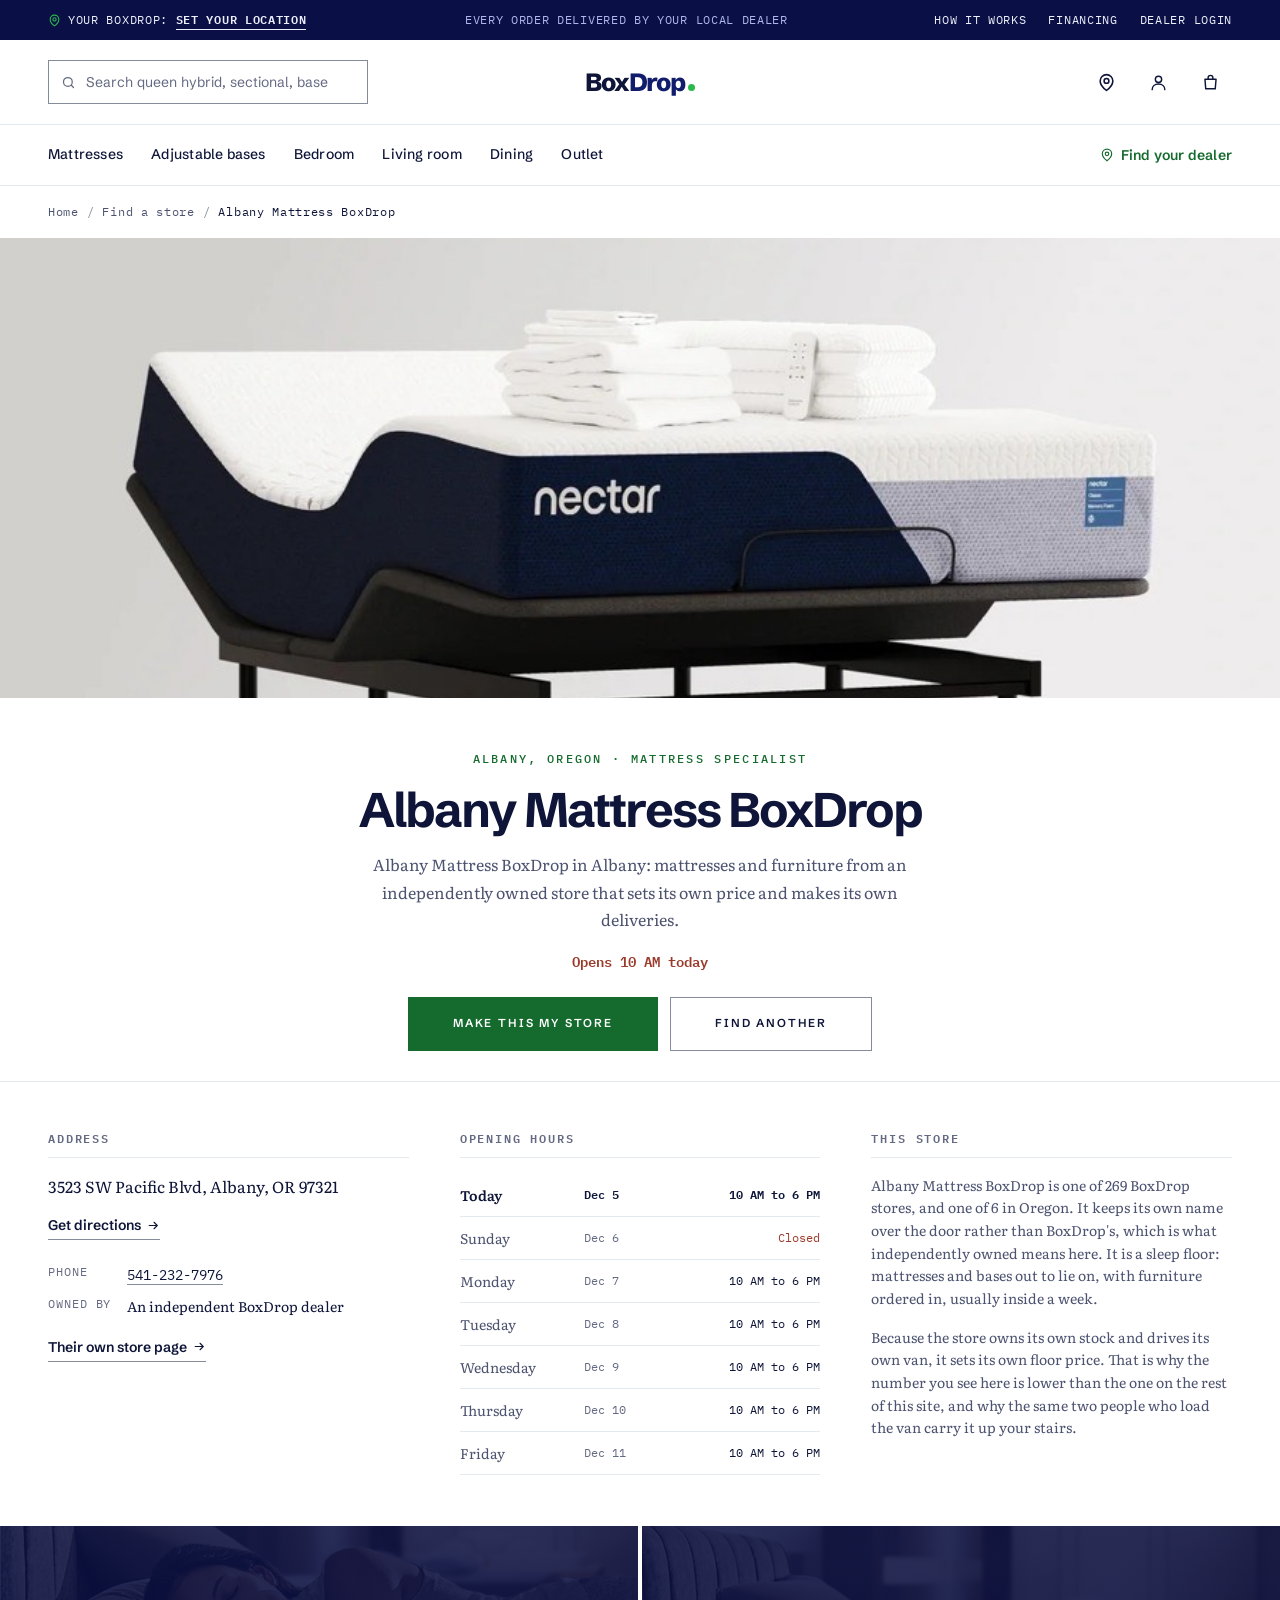
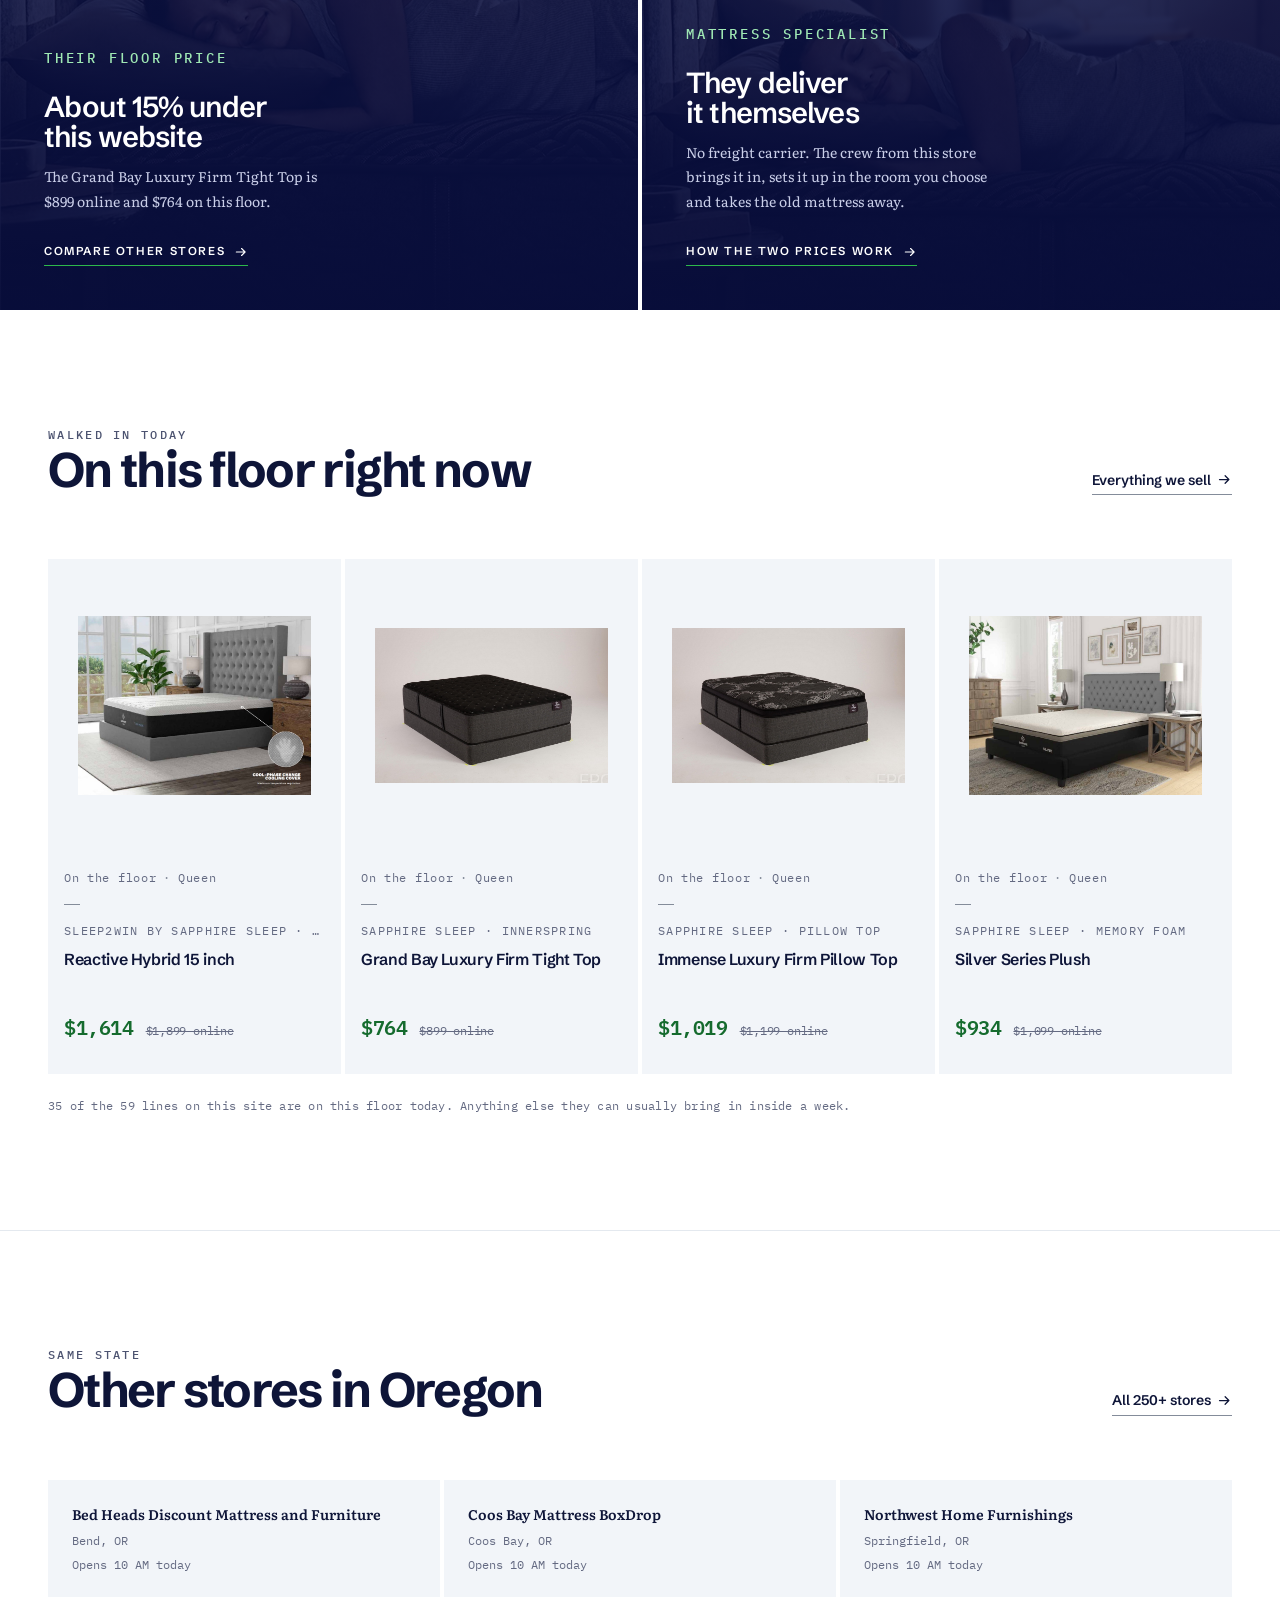
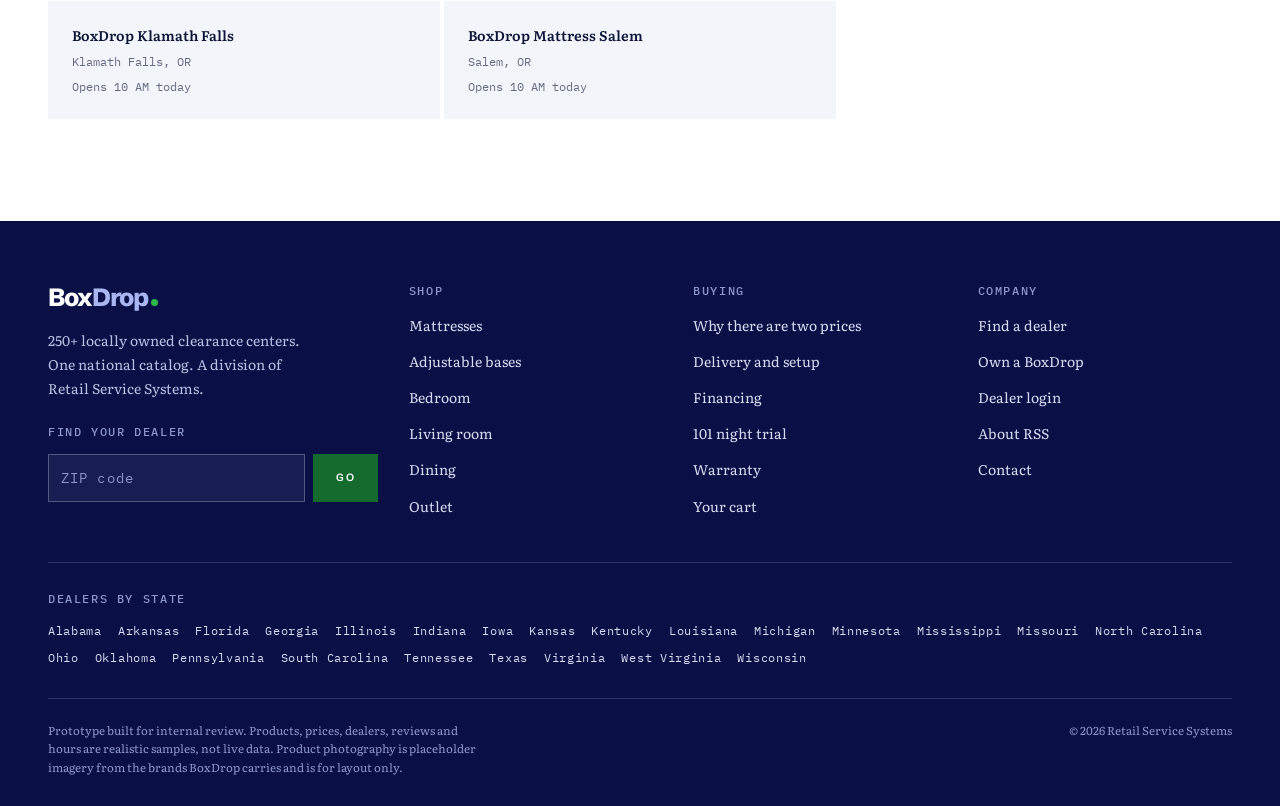
<file: dealer.html>
<!doctype html>
<html lang="en">
<head>
<meta charset="utf-8">
<meta name="viewport" content="width=device-width,initial-scale=1,viewport-fit=cover">
<title>BoxDrop store</title>
<link rel="preconnect" href="https://fonts.googleapis.com">
<link rel="preconnect" href="https://fonts.gstatic.com" crossorigin>
<link rel="stylesheet" href="https://fonts.googleapis.com/css2?family=Schibsted+Grotesk:wght@400;500;600;700;800&family=Literata:ital,opsz,wght@0,7..72,400;0,7..72,500;1,7..72,400&family=IBM+Plex+Mono:wght@400;500;600&display=swap">
<link rel="stylesheet" href="assets/css/boxdrop.css">
<link rel="icon" href="assets/favicon.svg" type="image/svg+xml">
<link rel="alternate icon" href="assets/favicon-32.png" sizes="32x32">
<link rel="apple-touch-icon" href="assets/favicon-180.png">
<meta name="theme-color" content="#111D6B">
<style>:root{padding-top:env(safe-area-inset-top,0px);padding-bottom:env(safe-area-inset-bottom,0px)}</style>
</head>
<body>
<svg width="0" height="0" style="position:absolute" aria-hidden="true" focusable="false"><defs>
<symbol id="i-pin" viewBox="0 0 24 24" fill="none" stroke="currentColor" stroke-width="2" stroke-linecap="round" stroke-linejoin="round"><path d="M20 10c0 6-8 12-8 12s-8-6-8-12a8 8 0 0116 0z"/><circle cx="12" cy="10" r="3"/></symbol>
<symbol id="i-search" viewBox="0 0 24 24" fill="none" stroke="currentColor" stroke-width="2" stroke-linecap="round"><circle cx="11" cy="11" r="7"/><path d="M20 20l-3.5-3.5"/></symbol>
<symbol id="i-user" viewBox="0 0 24 24" fill="none" stroke="currentColor" stroke-width="1.8" stroke-linecap="round"><circle cx="12" cy="8" r="4"/><path d="M4 21c0-4.4 3.6-7 8-7s8 2.6 8 7"/></symbol>
<symbol id="i-bag" viewBox="0 0 24 24" fill="none" stroke="currentColor" stroke-width="1.8" stroke-linecap="round" stroke-linejoin="round"><path d="M5 8h14l-1 12H6L5 8z"/><path d="M9 8V6a3 3 0 016 0v2"/></symbol>
<symbol id="i-star" viewBox="0 0 24 24" fill="currentColor"><path d="M12 2l2.9 6.3 6.6.8-4.9 4.6 1.3 6.8L12 17.3 6.1 20.5l1.3-6.8L2.5 9.1l6.6-.8z"/></symbol>
<symbol id="i-truck" viewBox="0 0 24 24" fill="none" stroke="currentColor" stroke-width="1.8" stroke-linecap="round" stroke-linejoin="round"><path d="M2 7h11v9H2zM13 10h4.5l3.5 3.5V16h-8z"/><circle cx="6.5" cy="18.5" r="1.8"/><circle cx="17" cy="18.5" r="1.8"/></symbol>
<symbol id="i-moon" viewBox="0 0 24 24" fill="none" stroke="currentColor" stroke-width="1.8" stroke-linecap="round" stroke-linejoin="round"><path d="M20 14.5A8.5 8.5 0 019.5 4a8.5 8.5 0 1010.5 10.5z"/></symbol>
<symbol id="i-shield" viewBox="0 0 24 24" fill="none" stroke="currentColor" stroke-width="1.8" stroke-linecap="round" stroke-linejoin="round"><path d="M12 3l7 3v5c0 5-3 8.5-7 10-4-1.5-7-5-7-10V6z"/><path d="M9.3 12l1.9 2 3.5-4"/></symbol>
<symbol id="i-card" viewBox="0 0 24 24" fill="none" stroke="currentColor" stroke-width="1.8" stroke-linecap="round" stroke-linejoin="round"><rect x="2.5" y="5.5" width="19" height="13" rx="2"/><path d="M2.5 10h19M6 15h4"/></symbol>
<symbol id="i-phone" viewBox="0 0 24 24" fill="none" stroke="currentColor" stroke-width="1.8" stroke-linecap="round" stroke-linejoin="round"><path d="M5 3h4l2 5-2.5 1.5a12 12 0 006 6L16 13l5 2v4a2 2 0 01-2.2 2A17 17 0 013 5.2 2 2 0 015 3z"/></symbol>
<symbol id="i-arrow" viewBox="0 0 24 24" fill="none" stroke="currentColor" stroke-width="2" stroke-linecap="round" stroke-linejoin="round"><path d="M4 12h15M13 6l6 6-6 6"/></symbol>
<symbol id="i-menu" viewBox="0 0 24 24" fill="none" stroke="currentColor" stroke-width="2" stroke-linecap="round"><path d="M3 6h18M3 12h18M3 18h18"/></symbol>
<symbol id="i-filter" viewBox="0 0 24 24" fill="none" stroke="currentColor" stroke-width="1.8" stroke-linecap="round"><path d="M3 7h12M19 7h2M3 17h5M12 17h9"/><circle cx="17" cy="7" r="2.4"/><circle cx="10" cy="17" r="2.4"/></symbol>
<symbol id="i-map" viewBox="0 0 24 24" fill="none" stroke="currentColor" stroke-width="1.7" stroke-linejoin="round"><path d="M9 4 3 6.5v13L9 17l6 2.5 6-2.5v-13L15 6.5 9 4Z"/><path d="M9 4v13M15 6.5v13"/></symbol>
<symbol id="i-close" viewBox="0 0 24 24" fill="none" stroke="currentColor" stroke-width="2" stroke-linecap="round"><path d="M6 6l12 12M18 6L6 18"/></symbol>
</defs></svg>


<a class="skip" href="#main">Skip to content</a>

<!-- 01 · utility bar ----------------------------------------------------- -->
<div class="utility">
  <div class="wrap">
    <a class="chip-dealer" href="dealers.html" style="color:#EDEFFA">
      <svg class="pin" aria-hidden="true"><use href="#i-pin"></use></svg>
      <span data-nodealer-only>Your BoxDrop: <b data-dealer-city>Set your location</b></span>
      <span data-dealer-only hidden>Your BoxDrop: <b data-dealer-name>Find your dealer</b></span>
    </a>
    <p class="utility__promise">Every order delivered by your local dealer</p>
    <ul class="utility__links">
      <li><a href="#how">How it works</a></li>
      <li><a href="#guarantees">Financing</a></li>
      <li><a href="dealers.html">Dealer login</a></li>
    </ul>
  </div>
</div>

<!-- 02 · masthead -------------------------------------------------------- -->
<header class="masthead">
  <div class="wrap">
    <div class="masthead__row">
      <div class="masthead__left">
        <button class="icon-btn burger" type="button" data-drawer-open aria-expanded="false" aria-controls="drawer" aria-label="Open menu">
          <svg aria-hidden="true"><use href="#i-menu"></use></svg>
        </button>
        <form class="search" role="search" action="category.html" onsubmit="return false">
          <svg aria-hidden="true"><use href="#i-search"></use></svg>
          <label class="vis-hidden" for="q">Search mattresses and furniture</label>
          <input id="q" name="q" type="search" placeholder="Search queen hybrid, sectional, base" autocomplete="off">
        </form>
      </div>

      <a class="wordmark" href="index.html" aria-label="BoxDrop home">
        <span class="box">Box</span><span class="drop">Drop</span><span class="dot" aria-hidden="true"></span>
      </a>

      <div class="masthead__right">
        <a class="icon-btn" href="dealers.html" aria-label="Find a dealer">
          <svg aria-hidden="true"><use href="#i-pin"></use></svg>
        </a>
        <a class="icon-btn" href="#guarantees" aria-label="Your account">
          <svg aria-hidden="true"><use href="#i-user"></use></svg>
        </a>
        <a class="icon-btn" href="cart.html" aria-label="Cart">
          <svg aria-hidden="true"><use href="#i-bag"></use></svg>
          <span class="cart-count" data-cart-count hidden>0</span>
        </a>
      </div>
    </div>
  </div>

  <nav class="nav" aria-label="Product categories">
    <div class="wrap">
      <ul class="nav__list">
        <li><a href="category.html#mattresses">Mattresses</a></li>
        <li><a href="category.html#bases">Adjustable bases</a></li>
        <li><a href="category.html#bedroom">Bedroom</a></li>
        <li><a href="category.html#living">Living room</a></li>
        <li><a href="category.html#dining">Dining</a></li>
        <li><a href="category.html#outlet">Outlet</a></li>
      </ul>
      <a class="nav__find" href="dealers.html" aria-current="page">
        <svg width="14" height="14" aria-hidden="true"><use href="#i-pin"></use></svg> Find your dealer
      </a>
    </div>
  </nav>

  <div class="mobile-dealerbar">
    <div class="wrap">
      <a class="dealerbar-btn" href="dealers.html">
        <svg aria-hidden="true"><use href="#i-pin"></use></svg>
        <span data-nodealer-only>Set your location for local pricing</span>
        <span data-dealer-only hidden>Your dealer: <b data-dealer-name></b></span>
        <span class="muted">Change</span>
      </a>
    </div>
  </div>
</header>

<!-- mobile drawer -->
<div class="drawer" id="drawer" hidden>
  <div class="wrap">
    <div class="drawer__head">
      <span class="wordmark"><span class="box">Box</span><span class="drop">Drop</span><span class="dot" aria-hidden="true"></span></span>
      <button class="icon-btn" type="button" data-drawer-close aria-label="Close menu">
        <svg aria-hidden="true"><use href="#i-close"></use></svg>
      </button>
    </div>
    <nav class="drawer__list" aria-label="Mobile menu">
      <a href="category.html#mattresses">Mattresses <span>148</span></a>
      <a href="category.html#bases">Adjustable bases <span>24</span></a>
      <a href="category.html#bedroom">Bedroom <span>96</span></a>
      <a href="category.html#living">Living room <span>212</span></a>
      <a href="category.html#dining">Dining <span>84</span></a>
      <a href="category.html#outlet">Outlet <span>60</span></a>
    </nav>
    <div style="padding-block:22px">
      <a class="btn btn--solid-local btn--block" href="dealers.html">Find your dealer</a>
      <a class="btn btn--ghost btn--block" href="cart.html" style="margin-top:10px">View cart</a>
    </div>
  </div>
</div>


<main id="main">
  <nav class="crumbs wrap" aria-label="Breadcrumb">
    <ol>
      <li><a href="index.html">Home</a></li>
      <li><a href="dealers.html">Find a store</a></li>
      <li><span aria-current="page" id="crumb-name">Store</span></li>
    </ol>
  </nav>

  <figure class="storefront">
    <img id="st-photo" src="assets/img/s-showroom-1.jpg" alt="" decoding="async">
  </figure>

  <header class="sthead">
    <div class="wrap">
      <p class="eyebrow eyebrow--local" id="st-where">Locally owned</p>
      <h1 id="st-name">Store</h1>
      <p class="sthead__sum" id="st-sum"></p>
      <p class="sthead__open" id="st-open"></p>
      <div class="sthead__cta" id="st-cta"></div>
    </div>
  </header>

  <div class="wrap">
    <div class="stcols">
      <section class="stcol" aria-labelledby="h-contact">
        <h2 id="h-contact">Address</h2>
        <address id="st-addr"></address>
        <p><a id="st-dir" class="link-arrow" href="#" target="_blank" rel="noopener noreferrer">
          Get directions <svg width="13" height="13" aria-hidden="true"><use href="#i-arrow"></use></svg></a></p>
        <dl class="stmeta">
          <dt>Phone</dt><dd id="st-phone"></dd>
          <dt>Owned by</dt><dd>An independent BoxDrop dealer</dd>
        </dl>
        <p id="st-own"></p>
      </section>

      <section class="stcol" aria-labelledby="h-hours">
        <h2 id="h-hours">Opening hours</h2>
        <table class="sthours"><tbody id="st-hours"></tbody></table>
      </section>

      <section class="stcol" aria-labelledby="h-info">
        <h2 id="h-info">This store</h2>
        <div id="st-info"></div>
      </section>
    </div>
  </div>

  <div class="sttiles" id="st-tiles"></div>

  <section class="section" aria-labelledby="h-floor">
    <div class="wrap">
      <div class="section__head">
        <div>
          <p class="eyebrow">Walked in today</p>
          <h2 class="sec-title" id="h-floor">On this floor right now</h2>
        </div>
        <a class="link-arrow" href="category.html#mattresses">Everything we sell
          <svg width="15" height="15" aria-hidden="true"><use href="#i-arrow"></use></svg></a>
      </div>
      <div class="pgrid" id="st-floor"></div>
      <p class="stfloor__note" id="st-floor-note"></p>
    </div>
  </section>

  <section class="section section--sunk" style="border-top:1px solid var(--rule)">
    <div class="wrap">
      <div class="section__head">
        <div>
          <p class="eyebrow">Same state</p>
          <h2 class="sec-title" id="st-near-h">Other stores nearby</h2>
        </div>
        <a class="link-arrow" href="dealers.html">All 250+ stores
          <svg width="15" height="15" aria-hidden="true"><use href="#i-arrow"></use></svg></a>
      </div>
      <div class="stnear" id="st-near"></div>
    </div>
  </section>
</main>


<!-- 11 · footer ---------------------------------------------------------- -->
<footer class="footer">
  <div class="wrap">
    <div class="footer__top">
      <div>
        <span class="wordmark" style="color:#fff"><span class="box" style="color:#fff">Box</span><span class="drop" style="color:#A9B6F2">Drop</span><span class="dot" aria-hidden="true"></span></span>
        <p style="margin-top:14px;font-size:14px;max-width:34ch;color:#B9C0E2">
          250+ locally owned clearance centers. One national catalog.
          A division of Retail Service Systems.
        </p>
        <h4 style="margin-top:26px">Find your dealer</h4>
        <form class="footer__zip" data-zip-form data-zip-goto="dealers.html">
          <label class="vis-hidden" for="zip-foot">ZIP code</label>
          <input id="zip-foot" name="zip" type="text" inputmode="numeric" autocomplete="postal-code" maxlength="5" placeholder="ZIP code">
          <button class="btn btn--solid-local btn--sm" type="submit" style="min-height:48px">Go</button>
        </form>
        <p data-zip-error hidden style="color:#F0B3A6;font-size:13px;margin-top:8px"></p>
      </div>

      <div>
        <h4>Shop</h4>
        <ul>
          <li><a href="category.html#mattresses">Mattresses</a></li>
          <li><a href="category.html#bases">Adjustable bases</a></li>
          <li><a href="category.html#bedroom">Bedroom</a></li>
          <li><a href="category.html#living">Living room</a></li>
          <li><a href="category.html#dining">Dining</a></li>
          <li><a href="category.html#outlet">Outlet</a></li>
        </ul>
      </div>

      <div>
        <h4>Buying</h4>
        <ul>
          <li><a href="#how">Why there are two prices</a></li>
          <li><a href="#guarantees">Delivery and setup</a></li>
          <li><a href="#guarantees">Financing</a></li>
          <li><a href="#guarantees">101 night trial</a></li>
          <li><a href="#guarantees">Warranty</a></li>
          <li><a href="cart.html">Your cart</a></li>
        </ul>
      </div>

      <div>
        <h4>Company</h4>
        <ul>
          <li><a href="dealers.html">Find a dealer</a></li>
          <li><a href="dealers.html">Own a BoxDrop</a></li>
          <li><a href="dealers.html">Dealer login</a></li>
          <li><a href="#how">About RSS</a></li>
          <li><a href="#guarantees">Contact</a></li>
        </ul>
      </div>
    </div>

    <div class="footer__states">
      <h4>Dealers by state</h4>
      <ul>
        <li><a href="dealers.html">Alabama</a></li><li><a href="dealers.html">Arkansas</a></li>
        <li><a href="dealers.html">Florida</a></li><li><a href="dealers.html">Georgia</a></li>
        <li><a href="dealers.html">Illinois</a></li><li><a href="dealers.html">Indiana</a></li>
        <li><a href="dealers.html">Iowa</a></li><li><a href="dealers.html">Kansas</a></li>
        <li><a href="dealers.html">Kentucky</a></li><li><a href="dealers.html">Louisiana</a></li>
        <li><a href="dealers.html">Michigan</a></li><li><a href="dealers.html">Minnesota</a></li>
        <li><a href="dealers.html">Mississippi</a></li><li><a href="dealers.html">Missouri</a></li>
        <li><a href="dealers.html">North Carolina</a></li><li><a href="dealers.html">Ohio</a></li>
        <li><a href="dealers.html">Oklahoma</a></li><li><a href="dealers.html">Pennsylvania</a></li>
        <li><a href="dealers.html">South Carolina</a></li><li><a href="dealers.html">Tennessee</a></li>
        <li><a href="dealers.html">Texas</a></li><li><a href="dealers.html">Virginia</a></li>
        <li><a href="dealers.html">West Virginia</a></li><li><a href="dealers.html">Wisconsin</a></li>
      </ul>
    </div>

    <div class="footer__legal">
      <p>
        Prototype built for internal review. Products, prices, dealers, reviews and hours are
        realistic samples, not live data. Product photography is placeholder imagery from the
        brands BoxDrop carries and is for layout only.
      </p>
      <p>© 2026 Retail Service Systems</p>
    </div>
  </div>
</footer>


<script src="assets/js/dealers.js"></script>
<script src="assets/js/catalog.js"></script>
<script src="assets/js/boxdrop.js"></script>
<script>
/* One store's own page, after the way Hastens writes up a showroom: the shop
   itself rather than a second storefront. Address, the week's hours, what the
   place is, and a short strip of what is on that floor. */
(function () {
  'use strict';
  var BD = window.BoxDrop;
  var $ = function (s) { return document.querySelector(s); };
  var DAYS = ['Sunday','Monday','Tuesday','Wednesday','Thursday','Friday','Saturday'];
  var MON = ['Jan','Feb','Mar','Apr','May','Jun','Jul','Aug','Sep','Oct','Nov','Dec'];

  function pick() {
    var id = (location.hash || '').replace('#', '');
    return BD.dealers.filter(function (d) { return d.id === id; })[0] || BD.currentDealer() || BD.dealers[0];
  }

  /* Written from what the sheet actually gives us, so it differs store to
     store without pretending to be the owner's own words. */
  function blurb(d, tier) {
    var st = BD.states[d.state] ? BD.states[d.state].name : d.state;
    var own = !/^boxdrop/i.test(d.name)
      ? 'It keeps its own name over the door rather than BoxDrop\'s, which is what independently owned means here. '
      : '';
    var floor = {
      outlet:   'This is a clearance floor. What is on it is what there is, and it turns over quickly, so it is worth a call before you drive.',
      mattress: 'It is a sleep floor: mattresses and bases out to lie on, with furniture ordered in, usually inside a week.',
      full:     'Mattresses, bases and furniture are all out on the floor, so you can lie on the thing before you buy it.'
    }[tier.key] || 'Mattresses and bases are out on the floor to lie on.';
    return '<p>' + BD.esc(d.name) + ' is one of ' + BD.dealers.length + ' BoxDrop stores, and one of ' +
      stateCount(d.state) + ' in ' + BD.esc(st) + '. ' + BD.esc(own) + BD.esc(floor) + '</p>' +
      '<p>Because the store owns its own stock and drives its own van, it sets its own floor price. ' +
      'That is why the number you see here is lower than the one on the rest of this site, and why ' +
      'the same two people who load the van carry it up your stairs.</p>';
  }

  function stateCount(st) {
    return BD.dealers.filter(function (d) { return d.state === st; }).length;
  }

  function hoursTable(d) {
    var now = new Date(), today = now.getDay();
    var rows = [];
    for (var i = 0; i < 7; i++) {
      var day = (today + i) % 7;
      var date = new Date(now.getTime() + i * 86400000);
      var slot = BD.weekFor(d)[day];
      rows.push('<tr' + (i === 0 ? ' class="is-today"' : '') + '>' +
        '<th scope="row">' + (i === 0 ? 'Today' : DAYS[day]) + '</th>' +
        '<td class="d">' + MON[date.getMonth()] + ' ' + date.getDate() + '</td>' +
        '<td class="' + (slot ? '' : 'shut') + '">' +
          (slot ? BD.clock(slot[0]) + ' to ' + BD.clock(slot[1]) : 'Closed') + '</td></tr>');
    }
    return rows.join('');
  }

  function tiles(d, tier) {
    var ref = BD.bySku('sap-grandbay');
    var pct = Math.round((1 - d.factor) * 100);
    var mine = BD.currentDealer();
    var isMine = mine && mine.id === d.id;
    return '<a class="sttile" href="dealers.html">' +
        '<img src="assets/img/s-showroom-2.jpg" alt="" aria-hidden="true" loading="lazy">' +
        '<div><p class="eyebrow">Their floor price</p>' +
        '<h3>About ' + pct + '% under this website</h3>' +
        '<p>' + (ref ? 'The ' + BD.esc(ref.name) + ' is ' + BD.money(ref.price) + ' online and ' +
          BD.money(Math.round(ref.price * d.factor)) + ' on this floor.' : '') + '</p>' +
        '<span class="go">' + (isMine ? 'This is your store' : 'Compare other stores') +
        '<svg width="14" height="14" aria-hidden="true"><use href="#i-arrow"></use></svg></span></div></a>' +
      '<a class="sttile" href="index.html#how">' +
        '<img src="assets/img/s-rest.jpg" alt="" aria-hidden="true" loading="lazy">' +
        '<div><p class="eyebrow">' + BD.esc(tier.label) + '</p>' +
        '<h3>They deliver it themselves</h3>' +
        '<p>No freight carrier. The crew from this store brings it in, sets it up in the room you ' +
        'choose and takes the old mattress away.</p>' +
        '<span class="go">How the two prices work' +
        '<svg width="14" height="14" aria-hidden="true"><use href="#i-arrow"></use></svg></span></div></a>';
  }

  /* This strip belongs to the store whose page this is, not to whoever the
     visitor has picked, so it carries that store's own price and never the
     shared two price ledger. */
  function floorCard(p, d) {
    var base = BD.baseOption(p);
    return '<a class="pcard floorcard" href="product.html#' + BD.esc(p.sku) + '">' +
      '<div class="pcard__media">' +
        '<img src="' + BD.esc(p.img) + '" alt="' + BD.esc(p.brand + ' ' + p.name) + '" loading="lazy" decoding="async">' +
      '</div>' +
      '<div class="pcard__body">' +
        '<p class="pcard__opts">On the floor' + (base ? '<span class="dot" aria-hidden="true">\u00b7</span>' +
          '<span class="rate">' + BD.esc(base.name) + '</span>' : '') + '</p>' +
        '<span class="pcard__rule" aria-hidden="true"></span>' +
        '<span class="pcard__brand">' + BD.esc(p.brand) + (p.type ? ' \u00b7 ' + BD.esc(p.type) : '') + '</span>' +
        '<h3 class="pcard__name">' + BD.esc(p.name) + '</h3>' +
        '<p class="floorcard__price"><span class="amt num">' + BD.money(Math.round(p.price * d.factor)) + '</span>' +
          '<span class="was num">' + BD.money(p.price) + ' online</span></p>' +
      '</div></a>';
  }

  function floor(d) {
    var held = (window.BD_CATALOG || []).filter(function (p) { return BD.inStock(p, d); });
    var show = held.slice(0, 4);
    $('#st-floor').innerHTML = show.map(function (p) { return floorCard(p, d); }).join('');
    $('#st-floor-note').textContent = held.length
      ? held.length + ' of the ' + window.BD_CATALOG.length + ' lines on this site are on this floor today. ' +
        'Anything else they can usually bring in inside a week.'
      : 'Nothing of ours is on this floor today. They order in, usually inside a week.';
  }

  function near(d) {
    var others = BD.dealers.filter(function (x) { return x.state === d.state && x.id !== d.id; }).slice(0, 6);
    $('#st-near-h').textContent = others.length
      ? 'Other stores in ' + (BD.states[d.state] ? BD.states[d.state].name : d.state)
      : 'The rest of the network';
    $('#st-near').innerHTML = others.length
      ? others.map(function (o) {
          var os = BD.openState(o);
          return '<a class="stnear__item" href="dealer.html#' + BD.esc(o.id) + '">' +
            '<strong>' + BD.esc(o.name) + '</strong>' +
            '<span>' + BD.esc(o.city) + ', ' + BD.esc(o.state) + '</span>' +
            '<span class="' + (os.open ? 'open' : 'shut') + '">' + BD.esc(os.text) + '</span></a>';
        }).join('')
      : '<p class="measure">This is the only BoxDrop in the state so far.</p>';
  }

  function render() {
    var d = pick();
    if (!d) return;
    var tier = BD.dealerTier(d);
    var open = BD.openState(d);
    var st = BD.states[d.state] ? BD.states[d.state].name : d.state;

    document.title = d.name + ' · BoxDrop';
    $('#crumb-name').textContent = d.name;
    $('#st-name').textContent = d.name;
    $('#st-where').textContent = d.city + ', ' + st + ' · ' + tier.label;
    $('#st-sum').textContent = d.name + ' in ' + d.city + ': mattresses and furniture from an ' +
      'independently owned store that sets its own price and makes its own deliveries.';
    $('#st-open').innerHTML = '<b class="' + (open.open ? 'open' : 'shut') + '">' + BD.esc(open.text) + '</b>';
    $('#st-photo').src = BD.dealerImg(d);
    $('#st-photo').alt = 'The showroom floor at ' + d.name + '.';
    $('#st-addr').textContent = d.addr;
    $('#st-dir').href = 'https://www.google.com/maps/search/?api=1&query=' + encodeURIComponent(d.addr);
    $('#st-phone').innerHTML = d.phone
      ? '<a class="phone-link" href="tel:' + d.phone.replace(/[^0-9]/g, '') + '">' + BD.esc(d.phone) + '</a>'
      : 'Not listed';
    $('#st-own').innerHTML = d.url
      ? '<a class="link-arrow" href="' + BD.esc(d.url) + '" target="_blank" rel="noopener noreferrer">' +
        'Their own store page <svg width="13" height="13" aria-hidden="true"><use href="#i-arrow"></use></svg></a>'
      : '';
    $('#st-hours').innerHTML = hoursTable(d);
    $('#st-info').innerHTML = blurb(d, tier);
    $('#st-tiles').innerHTML = tiles(d, tier);

    var mine = BD.currentDealer();
    $('#st-cta').innerHTML = (mine && mine.id === d.id)
      ? '<span class="btn btn--local" aria-disabled="true">This is your store</span>' +
        '<a class="btn btn--online" href="category.html#mattresses">Shop their prices</a>'
      : '<button type="button" class="btn btn--solid-local" data-pick="' + BD.esc(d.id) + '">Make this my store</button>' +
        '<a class="btn btn--ghost" href="dealers.html">Find another</a>';

    floor(d);
    near(d);
  }

  document.addEventListener('click', function (e) {
    var pickBtn = e.target.closest && e.target.closest('[data-pick]');
    if (!pickBtn) return;
    var d = BD.dealers.filter(function (x) { return x.id === pickBtn.getAttribute('data-pick'); })[0];
    if (d) {
      if (d.zip) BD.store.set('bd.zip', String(d.zip));
      BD.setDealer(d);
    }
  });

  window.addEventListener('hashchange', function () { render(); window.scrollTo({ top: 0 }); });
  document.addEventListener('bd:dealerchange', render);
  render();
})();
</script>
</body>
</html>
</file>
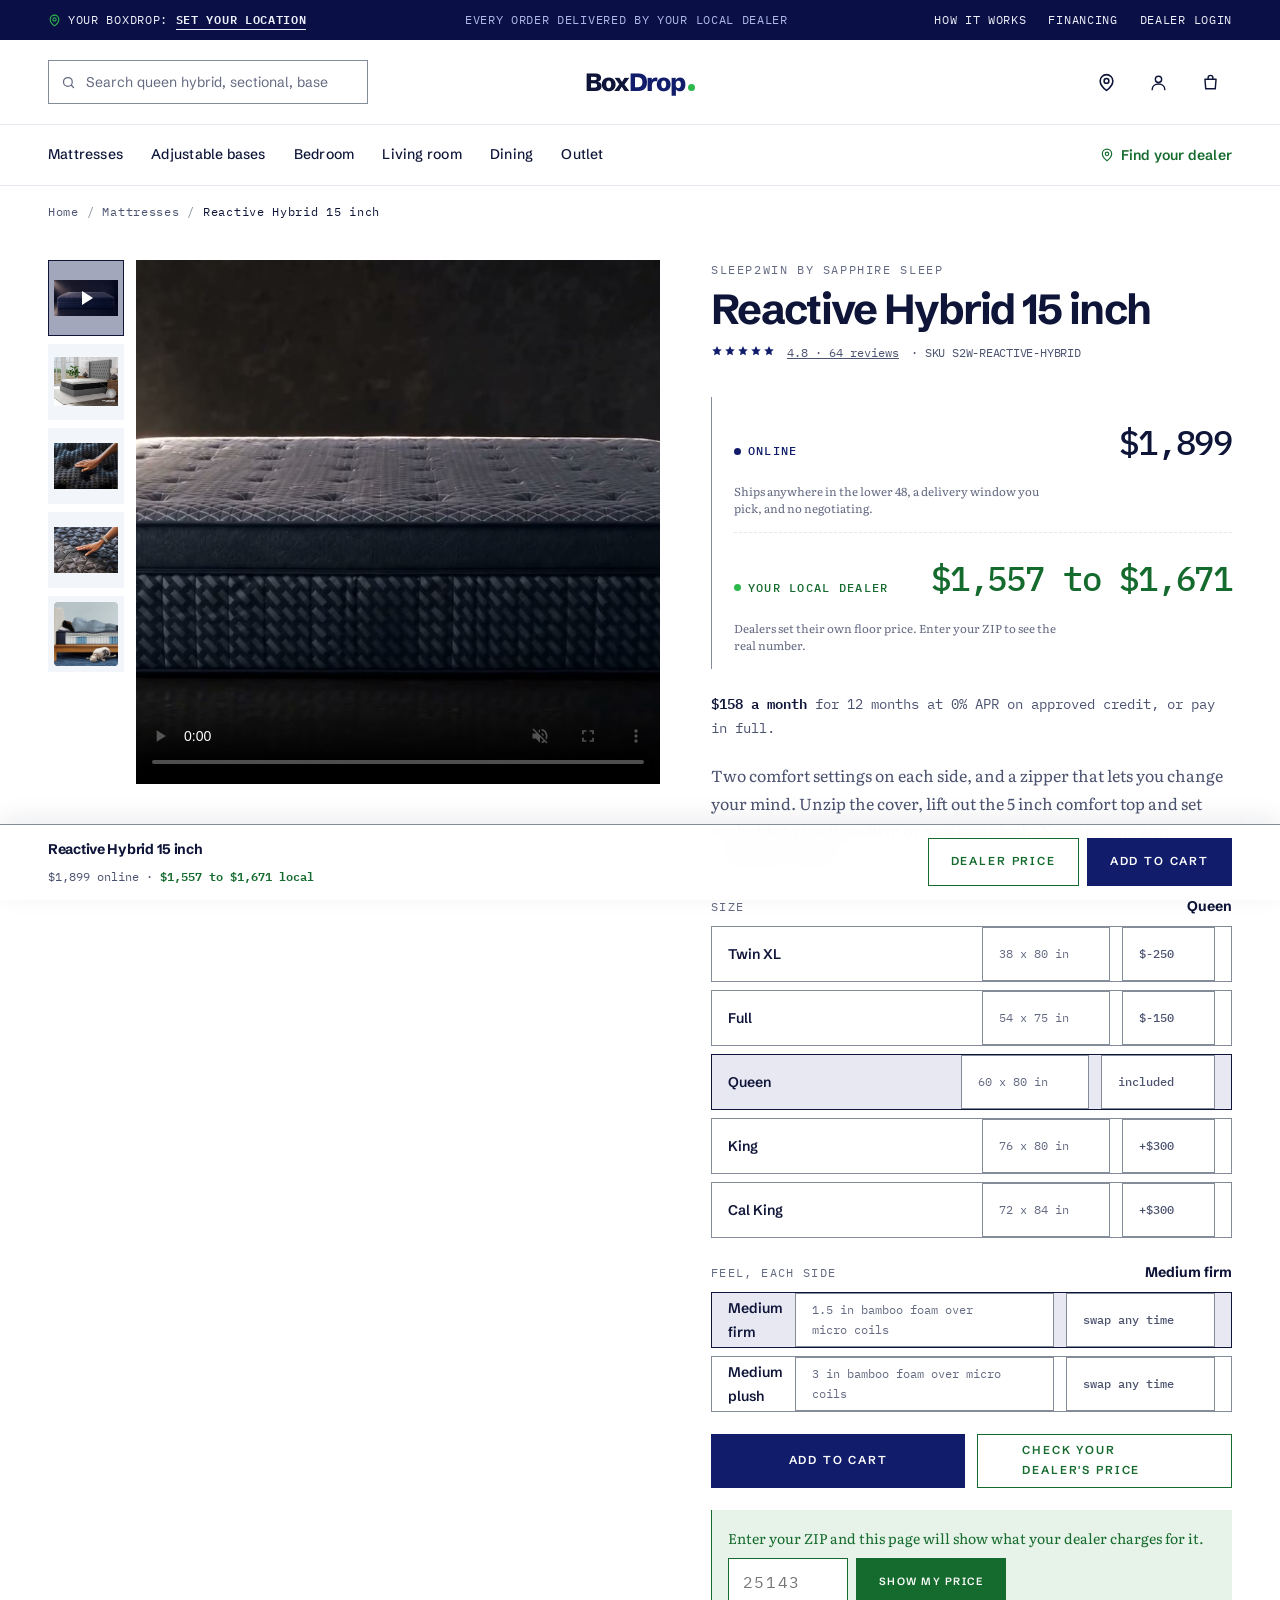
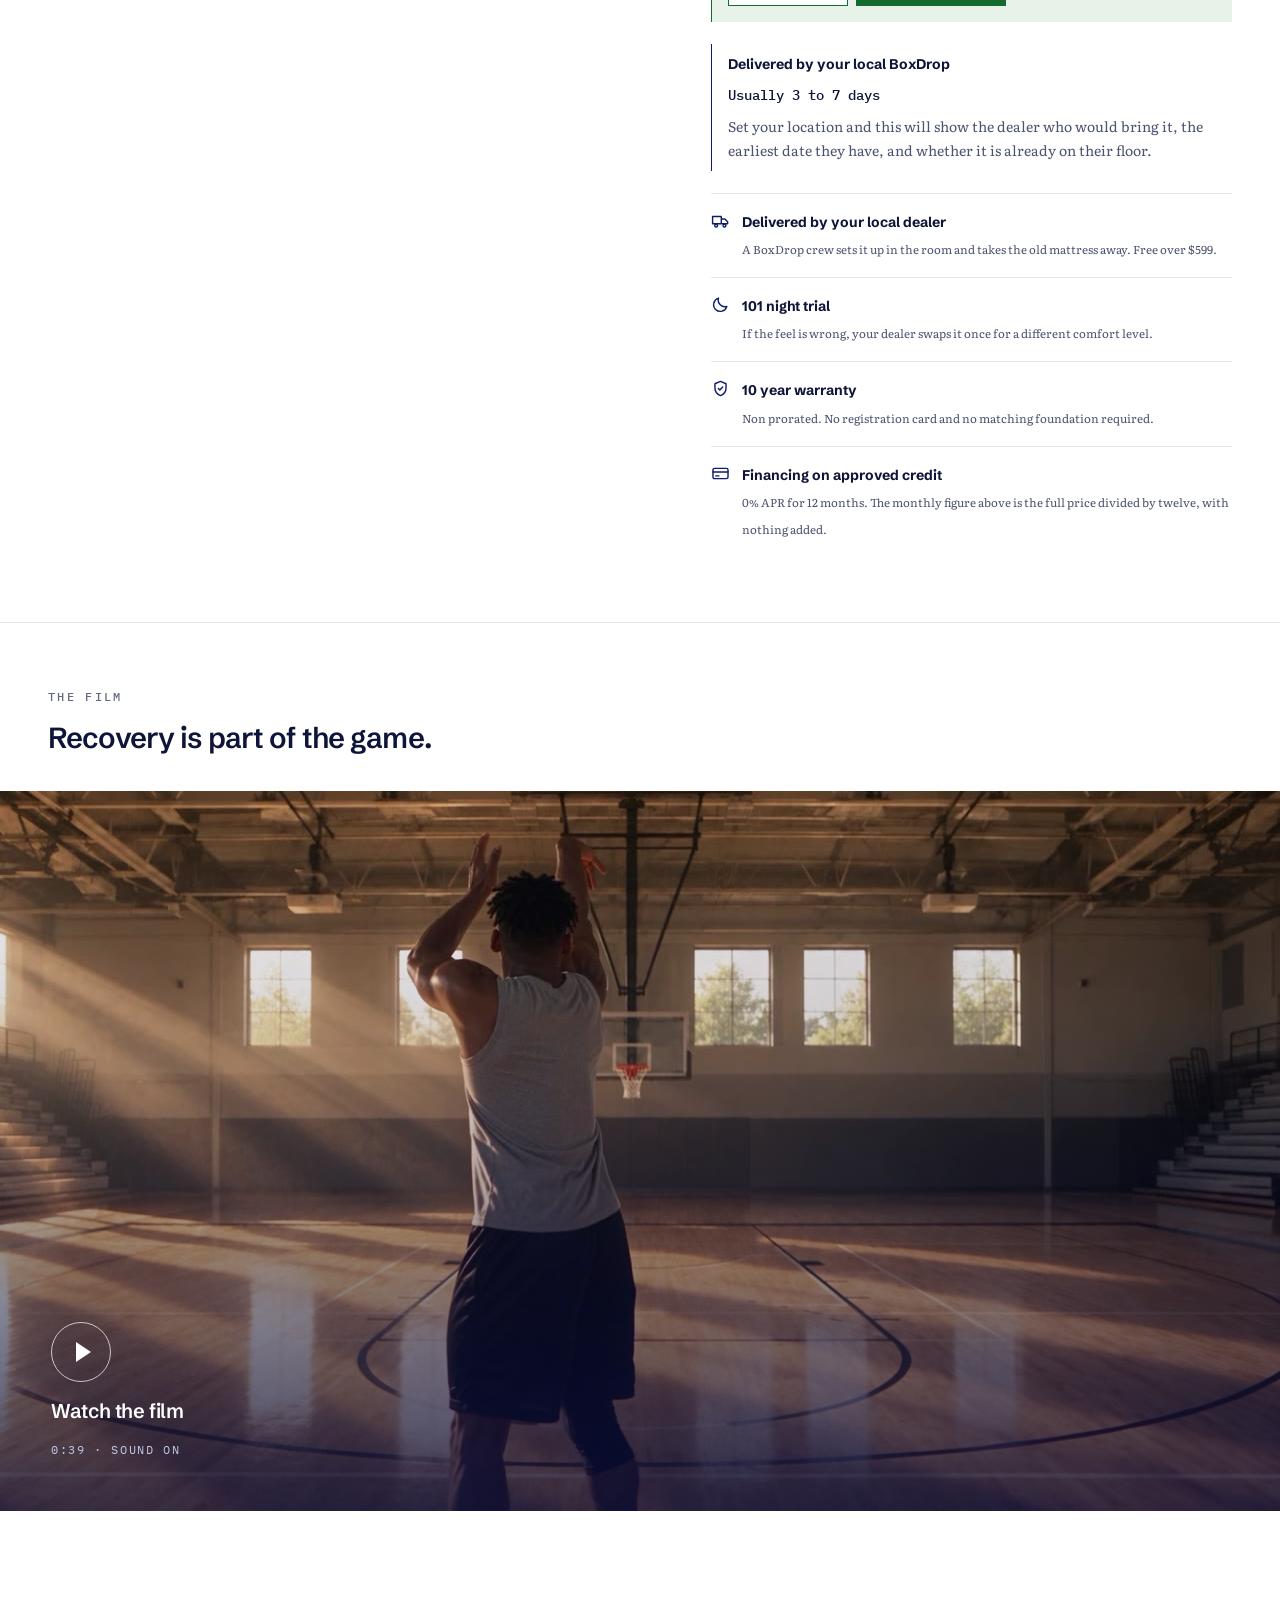
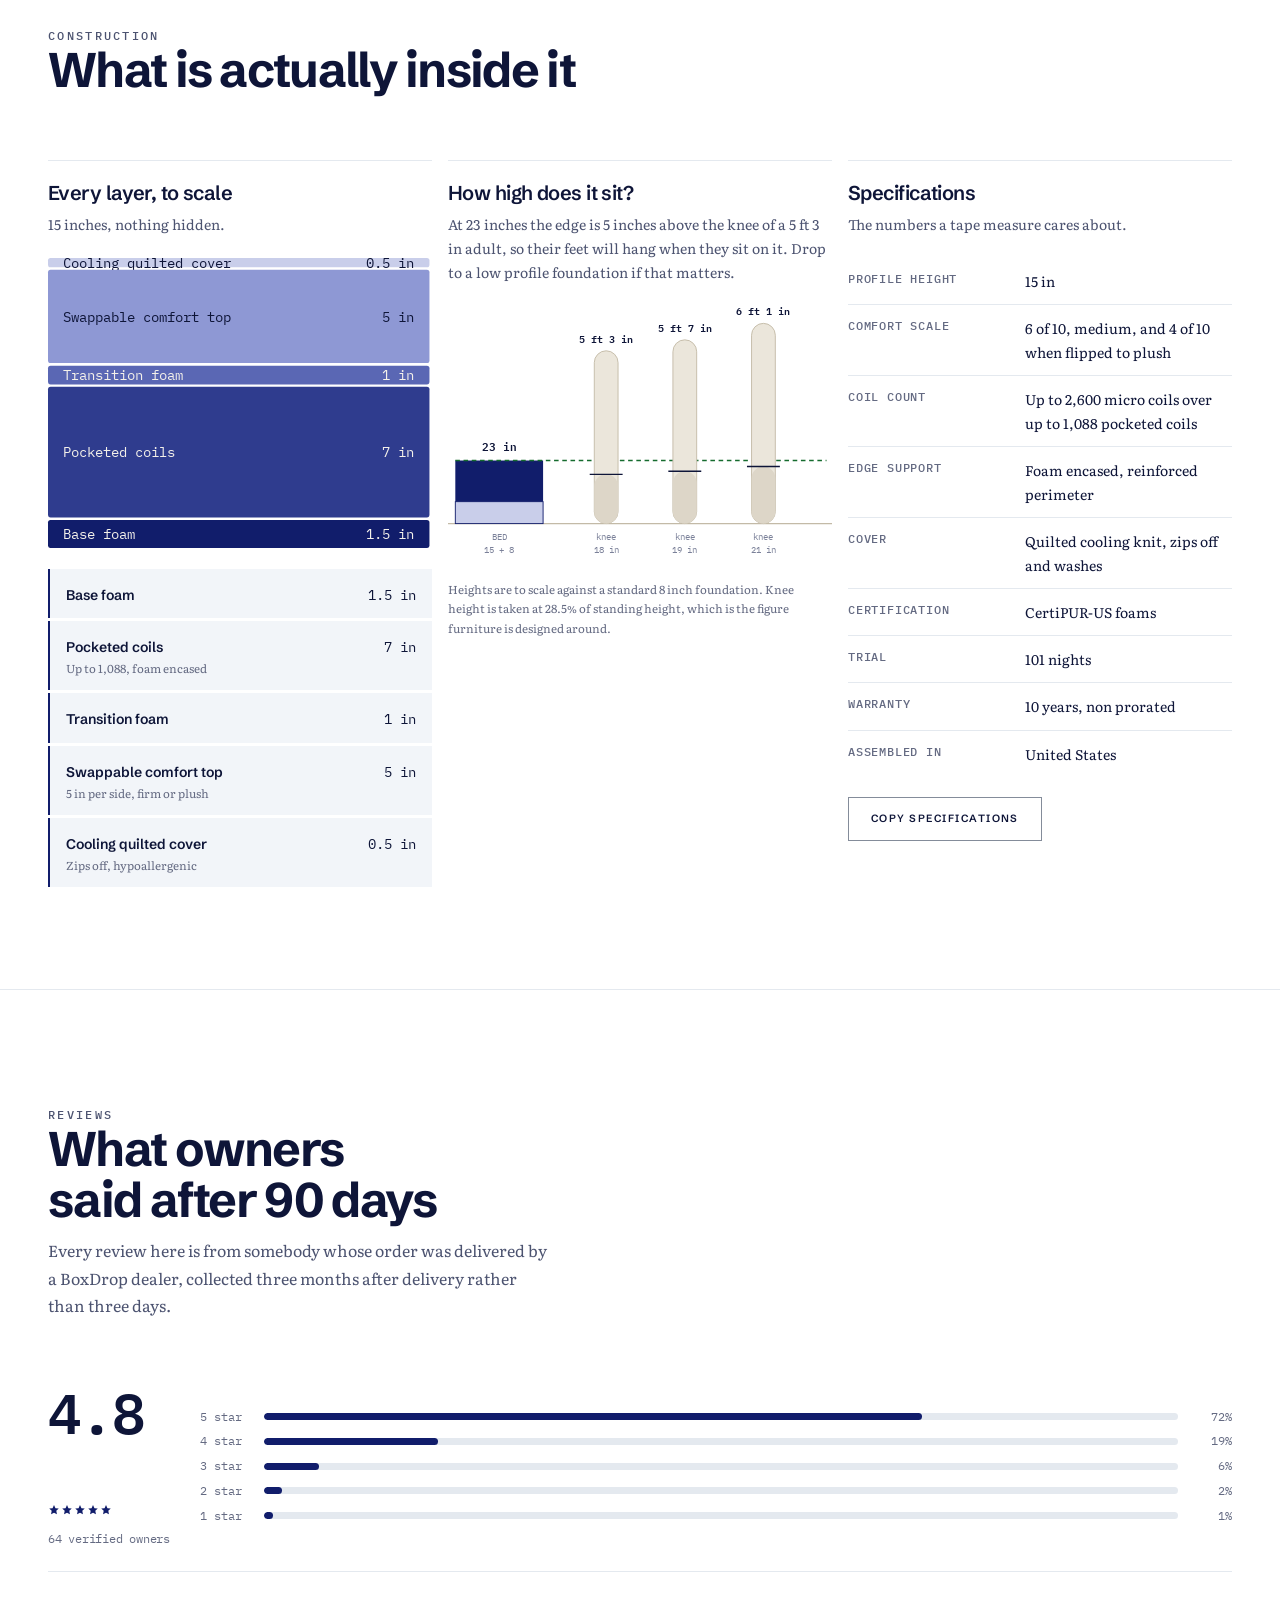
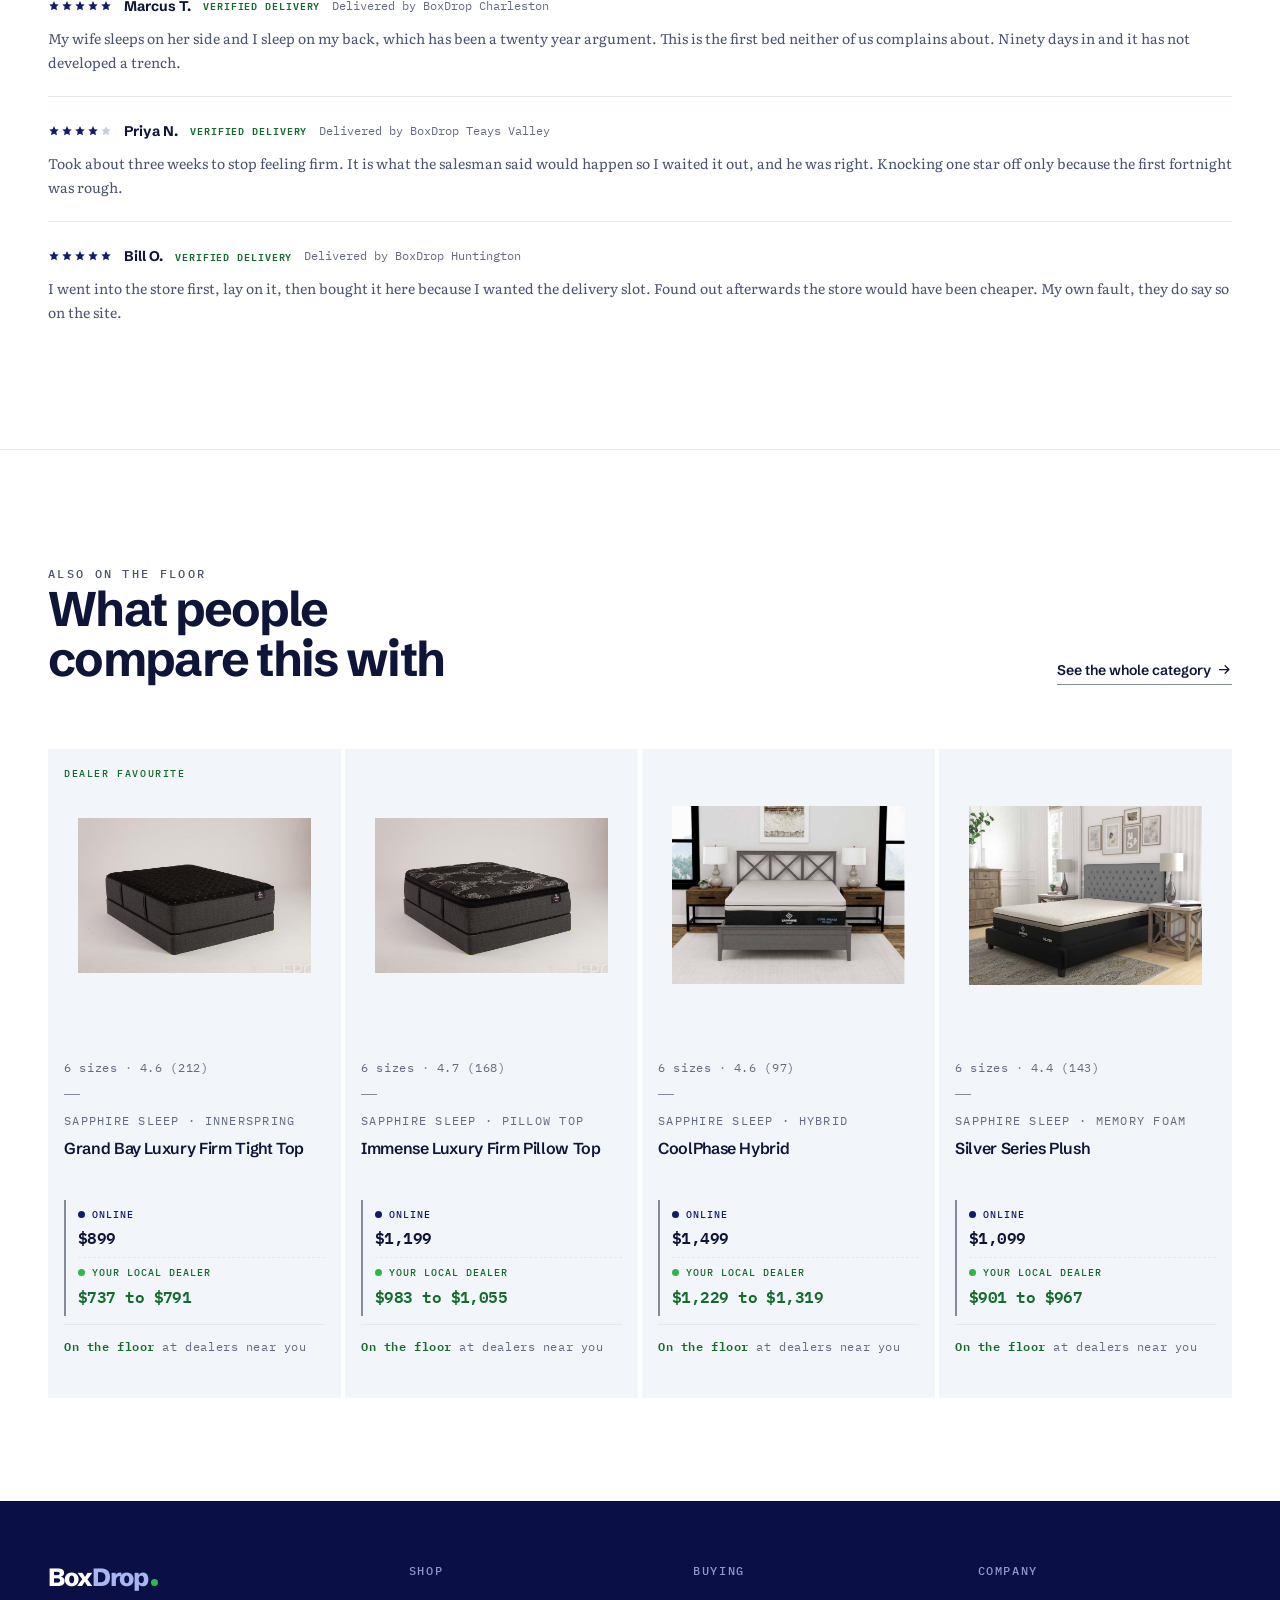
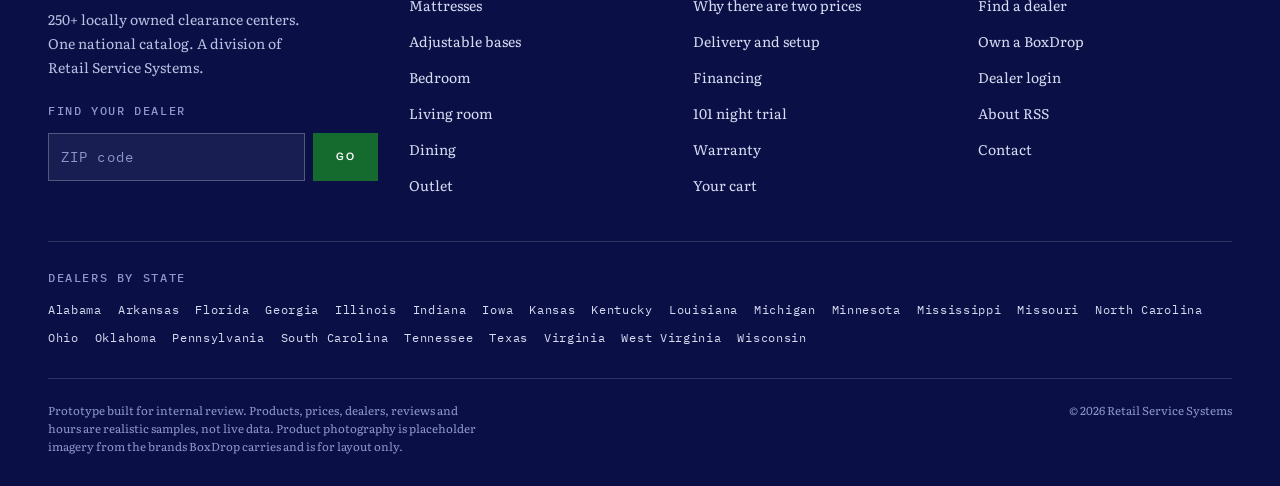
<file: product.html>
<!doctype html>
<html lang="en">
<head>
<meta charset="utf-8">
<meta name="viewport" content="width=device-width,initial-scale=1,viewport-fit=cover">
<title>Sleep2Win Reactive Hybrid</title>
<link rel="preconnect" href="https://fonts.googleapis.com">
<link rel="preconnect" href="https://fonts.gstatic.com" crossorigin>
<link rel="stylesheet" href="https://fonts.googleapis.com/css2?family=Schibsted+Grotesk:wght@400;500;600;700;800&family=Literata:ital,opsz,wght@0,7..72,400;0,7..72,500;1,7..72,400&family=IBM+Plex+Mono:wght@400;500;600&display=swap">
<link rel="stylesheet" href="assets/css/boxdrop.css">
<link rel="icon" href="assets/favicon.svg" type="image/svg+xml">
<link rel="alternate icon" href="assets/favicon-32.png" sizes="32x32">
<link rel="apple-touch-icon" href="assets/favicon-180.png">
<meta name="theme-color" content="#111D6B">
<style>:root{padding-top:env(safe-area-inset-top,0px);padding-bottom:env(safe-area-inset-bottom,0px)}</style>
</head>
<body>
<svg width="0" height="0" style="position:absolute" aria-hidden="true" focusable="false"><defs>
<symbol id="i-pin" viewBox="0 0 24 24" fill="none" stroke="currentColor" stroke-width="2" stroke-linecap="round" stroke-linejoin="round"><path d="M20 10c0 6-8 12-8 12s-8-6-8-12a8 8 0 0116 0z"/><circle cx="12" cy="10" r="3"/></symbol>
<symbol id="i-search" viewBox="0 0 24 24" fill="none" stroke="currentColor" stroke-width="2" stroke-linecap="round"><circle cx="11" cy="11" r="7"/><path d="M20 20l-3.5-3.5"/></symbol>
<symbol id="i-user" viewBox="0 0 24 24" fill="none" stroke="currentColor" stroke-width="1.8" stroke-linecap="round"><circle cx="12" cy="8" r="4"/><path d="M4 21c0-4.4 3.6-7 8-7s8 2.6 8 7"/></symbol>
<symbol id="i-bag" viewBox="0 0 24 24" fill="none" stroke="currentColor" stroke-width="1.8" stroke-linecap="round" stroke-linejoin="round"><path d="M5 8h14l-1 12H6L5 8z"/><path d="M9 8V6a3 3 0 016 0v2"/></symbol>
<symbol id="i-star" viewBox="0 0 24 24" fill="currentColor"><path d="M12 2l2.9 6.3 6.6.8-4.9 4.6 1.3 6.8L12 17.3 6.1 20.5l1.3-6.8L2.5 9.1l6.6-.8z"/></symbol>
<symbol id="i-truck" viewBox="0 0 24 24" fill="none" stroke="currentColor" stroke-width="1.8" stroke-linecap="round" stroke-linejoin="round"><path d="M2 7h11v9H2zM13 10h4.5l3.5 3.5V16h-8z"/><circle cx="6.5" cy="18.5" r="1.8"/><circle cx="17" cy="18.5" r="1.8"/></symbol>
<symbol id="i-moon" viewBox="0 0 24 24" fill="none" stroke="currentColor" stroke-width="1.8" stroke-linecap="round" stroke-linejoin="round"><path d="M20 14.5A8.5 8.5 0 019.5 4a8.5 8.5 0 1010.5 10.5z"/></symbol>
<symbol id="i-shield" viewBox="0 0 24 24" fill="none" stroke="currentColor" stroke-width="1.8" stroke-linecap="round" stroke-linejoin="round"><path d="M12 3l7 3v5c0 5-3 8.5-7 10-4-1.5-7-5-7-10V6z"/><path d="M9.3 12l1.9 2 3.5-4"/></symbol>
<symbol id="i-card" viewBox="0 0 24 24" fill="none" stroke="currentColor" stroke-width="1.8" stroke-linecap="round" stroke-linejoin="round"><rect x="2.5" y="5.5" width="19" height="13" rx="2"/><path d="M2.5 10h19M6 15h4"/></symbol>
<symbol id="i-phone" viewBox="0 0 24 24" fill="none" stroke="currentColor" stroke-width="1.8" stroke-linecap="round" stroke-linejoin="round"><path d="M5 3h4l2 5-2.5 1.5a12 12 0 006 6L16 13l5 2v4a2 2 0 01-2.2 2A17 17 0 013 5.2 2 2 0 015 3z"/></symbol>
<symbol id="i-arrow" viewBox="0 0 24 24" fill="none" stroke="currentColor" stroke-width="2" stroke-linecap="round" stroke-linejoin="round"><path d="M4 12h15M13 6l6 6-6 6"/></symbol>
<symbol id="i-menu" viewBox="0 0 24 24" fill="none" stroke="currentColor" stroke-width="2" stroke-linecap="round"><path d="M3 6h18M3 12h18M3 18h18"/></symbol>
<symbol id="i-filter" viewBox="0 0 24 24" fill="none" stroke="currentColor" stroke-width="1.8" stroke-linecap="round"><path d="M3 7h12M19 7h2M3 17h5M12 17h9"/><circle cx="17" cy="7" r="2.4"/><circle cx="10" cy="17" r="2.4"/></symbol>
<symbol id="i-map" viewBox="0 0 24 24" fill="none" stroke="currentColor" stroke-width="1.7" stroke-linejoin="round"><path d="M9 4 3 6.5v13L9 17l6 2.5 6-2.5v-13L15 6.5 9 4Z"/><path d="M9 4v13M15 6.5v13"/></symbol>
<symbol id="i-close" viewBox="0 0 24 24" fill="none" stroke="currentColor" stroke-width="2" stroke-linecap="round"><path d="M6 6l12 12M18 6L6 18"/></symbol>
</defs></svg>


<a class="skip" href="#main">Skip to content</a>

<!-- 01 · utility bar ----------------------------------------------------- -->
<div class="utility">
  <div class="wrap">
    <a class="chip-dealer" href="dealers.html" style="color:#EDEFFA">
      <svg class="pin" aria-hidden="true"><use href="#i-pin"></use></svg>
      <span data-nodealer-only>Your BoxDrop: <b data-dealer-city>Set your location</b></span>
      <span data-dealer-only hidden>Your BoxDrop: <b data-dealer-name>Find your dealer</b></span>
    </a>
    <p class="utility__promise">Every order delivered by your local dealer</p>
    <ul class="utility__links">
      <li><a href="#how">How it works</a></li>
      <li><a href="#guarantees">Financing</a></li>
      <li><a href="dealers.html">Dealer login</a></li>
    </ul>
  </div>
</div>

<!-- 02 · masthead -------------------------------------------------------- -->
<header class="masthead">
  <div class="wrap">
    <div class="masthead__row">
      <div class="masthead__left">
        <button class="icon-btn burger" type="button" data-drawer-open aria-expanded="false" aria-controls="drawer" aria-label="Open menu">
          <svg aria-hidden="true"><use href="#i-menu"></use></svg>
        </button>
        <form class="search" role="search" action="category.html" onsubmit="return false">
          <svg aria-hidden="true"><use href="#i-search"></use></svg>
          <label class="vis-hidden" for="q">Search mattresses and furniture</label>
          <input id="q" name="q" type="search" placeholder="Search queen hybrid, sectional, base" autocomplete="off">
        </form>
      </div>

      <a class="wordmark" href="index.html" aria-label="BoxDrop home">
        <span class="box">Box</span><span class="drop">Drop</span><span class="dot" aria-hidden="true"></span>
      </a>

      <div class="masthead__right">
        <a class="icon-btn" href="dealers.html" aria-label="Find a dealer">
          <svg aria-hidden="true"><use href="#i-pin"></use></svg>
        </a>
        <a class="icon-btn" href="#guarantees" aria-label="Your account">
          <svg aria-hidden="true"><use href="#i-user"></use></svg>
        </a>
        <a class="icon-btn" href="cart.html" aria-label="Cart">
          <svg aria-hidden="true"><use href="#i-bag"></use></svg>
          <span class="cart-count" data-cart-count hidden>0</span>
        </a>
      </div>
    </div>
  </div>

  <nav class="nav" aria-label="Product categories">
    <div class="wrap">
      <ul class="nav__list">
        <li><a href="category.html#mattresses">Mattresses</a></li>
        <li><a href="category.html#bases">Adjustable bases</a></li>
        <li><a href="category.html#bedroom">Bedroom</a></li>
        <li><a href="category.html#living">Living room</a></li>
        <li><a href="category.html#dining">Dining</a></li>
        <li><a href="category.html#outlet">Outlet</a></li>
      </ul>
      <a class="nav__find" href="dealers.html">
        <svg width="14" height="14" aria-hidden="true"><use href="#i-pin"></use></svg> Find your dealer
      </a>
    </div>
  </nav>

  <div class="mobile-dealerbar">
    <div class="wrap">
      <a class="dealerbar-btn" href="dealers.html">
        <svg aria-hidden="true"><use href="#i-pin"></use></svg>
        <span data-nodealer-only>Set your location for local pricing</span>
        <span data-dealer-only hidden>Your dealer: <b data-dealer-name></b></span>
        <span class="muted">Change</span>
      </a>
    </div>
  </div>
</header>

<!-- mobile drawer -->
<div class="drawer" id="drawer" hidden>
  <div class="wrap">
    <div class="drawer__head">
      <span class="wordmark"><span class="box">Box</span><span class="drop">Drop</span><span class="dot" aria-hidden="true"></span></span>
      <button class="icon-btn" type="button" data-drawer-close aria-label="Close menu">
        <svg aria-hidden="true"><use href="#i-close"></use></svg>
      </button>
    </div>
    <nav class="drawer__list" aria-label="Mobile menu">
      <a href="category.html#mattresses">Mattresses <span>148</span></a>
      <a href="category.html#bases">Adjustable bases <span>24</span></a>
      <a href="category.html#bedroom">Bedroom <span>96</span></a>
      <a href="category.html#living">Living room <span>212</span></a>
      <a href="category.html#dining">Dining <span>84</span></a>
      <a href="category.html#outlet">Outlet <span>60</span></a>
    </nav>
    <div style="padding-block:22px">
      <a class="btn btn--solid-local btn--block" href="dealers.html">Find your dealer</a>
      <a class="btn btn--ghost btn--block" href="cart.html" style="margin-top:10px">View cart</a>
    </div>
  </div>
</div>


<main id="main">
  <div class="wrap">
    <nav class="crumbs" aria-label="Breadcrumb">
      <ol>
        <li><a href="index.html">Home</a></li>
        <li><a href="category.html#mattresses" id="crumb-cat">Mattresses</a></li>
        <li><span aria-current="page" id="crumb-name">Product</span></li>
      </ol>
    </nav>

    <div class="pdp">
      <!-- gallery -->
      <div class="gallery">
        <div class="gallery__thumbs" id="thumbs" role="group" aria-label="Product images"></div>
        <figure class="gallery__main" style="margin:0">
          <img id="main-img" src="assets/img/m-reactive.jpg" alt="" width="900" height="900" fetchpriority="high">
          <video id="main-film" hidden muted loop playsinline controls preload="none"></video>
        </figure>
      </div>

      <!-- buy rail -->
      <div class="rail">
        <div>
          <p class="rail__brand" id="p-brand"></p>
          <h1 id="p-name"></h1>
          <p class="rail__meta">
            <span id="p-stars"></span>
            <a href="#reviews" id="p-reviews"></a>
            <span class="rail__sku"><span aria-hidden="true">·</span> <span class="num" id="p-sku"></span></span>
          </p>
        </div>

        <div id="p-ledger"></div>
        <p class="finance" id="p-finance"></p>

        <p class="rail__blurb" id="p-blurb"></p>

        <div class="optset" id="p-options"></div>
        <div class="optset" id="p-feel" hidden></div>

        <div class="buyrow">
          <button class="btn btn--online" type="button" id="p-add" data-add>Add to cart</button>
          <a class="btn btn--local" href="dealers.html" id="p-local">Check your dealer's price</a>
        </div>

        <form id="p-zip" data-zip-form style="display:none;gap:8px;flex-wrap:wrap;align-items:center;
             border-left:1px solid var(--local);
             background:var(--local-wash);padding:16px">
          <label for="zip-pdp" style="font-size:var(--t-sm);color:var(--local);flex:1 1 100%;margin:0">
            Enter your ZIP and this page will show what your dealer charges for it.
          </label>
          <input id="zip-pdp" name="zip" type="text" inputmode="numeric" autocomplete="postal-code" maxlength="5" placeholder="25143"
                 style="height:48px;width:120px;padding:0 14px;border:1px solid var(--local);background:var(--surface);font-family:var(--mono);letter-spacing:.1em">
          <button class="btn btn--solid-local btn--sm" type="submit" style="min-height:48px">Show my price</button>
          <p data-zip-error hidden style="flex-basis:100%;color:var(--stop);font-size:13px;margin:0"></p>
        </form>

        <div class="delivery" id="p-delivery"></div>

        <div class="trustrows">
          <div class="trustrow">
            <svg aria-hidden="true"><use href="#i-truck"></use></svg>
            <div><b>Delivered by your local dealer</b><span>A BoxDrop crew sets it up in the room and takes the old mattress away. Free over $599.</span></div>
          </div>
          <div class="trustrow">
            <svg aria-hidden="true"><use href="#i-moon"></use></svg>
            <div><b>101 night trial</b><span>If the feel is wrong, your dealer swaps it once for a different comfort level.</span></div>
          </div>
          <div class="trustrow">
            <svg aria-hidden="true"><use href="#i-shield"></use></svg>
            <div><b>10 year warranty</b><span>Non prorated. No registration card and no matching foundation required.</span></div>
          </div>
          <div class="trustrow">
            <svg aria-hidden="true"><use href="#i-card"></use></svg>
            <div><b>Financing on approved credit</b><span>0% APR for 12 months. The monthly figure above is the full price divided by twelve, with nothing added.</span></div>
          </div>
        </div>
      </div>
    </div>
  </div>

  <!-- construction -->
  <section class="filmblock" id="filmblock" hidden aria-labelledby="film-h">
  <div class="wrap">
    <p class="eyebrow" id="film-eyebrow"></p>
    <h2 id="film-h"></h2>
  </div>
  <figure class="filmblock__stage">
    <video id="feature-film" preload="none" playsinline
           aria-describedby="film-meta"></video>
    <button type="button" class="filmblock__play" id="film-play">
      <span class="filmblock__disc" aria-hidden="true"></span>
      <span class="filmblock__cta">Watch the film</span>
      <span class="filmblock__meta" id="film-meta"></span>
    </button>
  </figure>
</section>

<section class="section section--sunk" id="construction">
    <div class="wrap">
      <div class="section__head">
        <div>
          <p class="eyebrow">Construction</p>
          <h2 class="sec-title" id="con-title">What is actually inside it</h2>
        </div>
      </div>
      <div style="display:grid;grid-template-columns:repeat(auto-fit,minmax(min(100%,330px),1fr));gap:16px">
        <div class="diagram" id="layer-card" hidden>
          <h3>Every layer, to scale</h3>
          <p class="sub" id="layer-sub"></p>
          <div id="layer-svg"></div>
          <div class="layers" id="layer-rows"></div>
        </div>
        <div class="diagram" id="height-card" hidden>
          <h3>How high does it sit?</h3>
          <p class="sub" id="height-sub"></p>
          <div id="height-svg"></div>
          <p style="font-size:var(--t-xs);color:var(--ink-3);margin:16px 0 0">
            Heights are to scale against a standard 8 inch foundation. Knee height is taken at
            28.5% of standing height, which is the figure furniture is designed around.
          </p>
        </div>
        <div class="diagram" id="spec-card">
          <h3>Specifications</h3>
          <p class="sub">The numbers a tape measure cares about.</p>
          <table class="spectable"><tbody id="spec-rows"></tbody></table>
          <p style="margin-top:20px"><button type="button" class="btn btn--ghost btn--sm" id="copy-specs">Copy specifications</button></p>
        </div>
      </div>
    </div>
  </section>

  <!-- reviews -->
  <section class="section" id="reviews">
    <div class="wrap">
      <div class="section__head">
        <div>
          <p class="eyebrow">Reviews</p>
          <h2 class="sec-title">What owners said after 90 days</h2>
          <p>Every review here is from somebody whose order was delivered by a BoxDrop dealer, collected
             three months after delivery rather than three days.</p>
        </div>
      </div>
      <div class="revsummary">
        <div>
          <p class="big num" id="rev-score">4.8</p>
          <p id="rev-stars" style="margin:8px 0 0"></p>
          <p class="num" id="rev-count" style="font-size:var(--t-xs);color:var(--ink-3);margin:6px 0 0"></p>
        </div>
        <div class="revbars" id="rev-bars"></div>
      </div>
      <div class="revlist" id="rev-list"></div>
    </div>
  </section>

  <!-- related -->
  <section class="section section--sunk">
    <div class="wrap">
      <div class="section__head">
        <div>
          <p class="eyebrow">Also on the floor</p>
          <h2 class="sec-title">What people compare this with</h2>
        </div>
        <a class="link-arrow" href="category.html#mattresses" id="rel-all">See the whole category <svg width="15" height="15" aria-hidden="true"><use href="#i-arrow"></use></svg></a>
      </div>
      <div class="pgrid" id="related"></div>
    </div>
  </section>
</main>

<div class="stickybuy" id="stickybuy" aria-hidden="true">
  <div class="wrap">
    <div class="stickybuy__who">
      <b id="sb-name"></b>
      <span id="sb-price"></span>
    </div>
    <div class="stickybuy__acts">
      <a class="btn btn--local" href="dealers.html" id="sb-local">Dealer price</a>
      <button class="btn btn--online" type="button" id="sb-add" data-add>Add to cart</button>
    </div>
  </div>
</div>


<!-- 11 · footer ---------------------------------------------------------- -->
<footer class="footer">
  <div class="wrap">
    <div class="footer__top">
      <div>
        <span class="wordmark" style="color:#fff"><span class="box" style="color:#fff">Box</span><span class="drop" style="color:#A9B6F2">Drop</span><span class="dot" aria-hidden="true"></span></span>
        <p style="margin-top:14px;font-size:14px;max-width:34ch;color:#B9C0E2">
          250+ locally owned clearance centers. One national catalog.
          A division of Retail Service Systems.
        </p>
        <h4 style="margin-top:26px">Find your dealer</h4>
        <form class="footer__zip" data-zip-form data-zip-goto="dealers.html">
          <label class="vis-hidden" for="zip-foot">ZIP code</label>
          <input id="zip-foot" name="zip" type="text" inputmode="numeric" autocomplete="postal-code" maxlength="5" placeholder="ZIP code">
          <button class="btn btn--solid-local btn--sm" type="submit" style="min-height:48px">Go</button>
        </form>
        <p data-zip-error hidden style="color:#F0B3A6;font-size:13px;margin-top:8px"></p>
      </div>

      <div>
        <h4>Shop</h4>
        <ul>
          <li><a href="category.html#mattresses">Mattresses</a></li>
          <li><a href="category.html#bases">Adjustable bases</a></li>
          <li><a href="category.html#bedroom">Bedroom</a></li>
          <li><a href="category.html#living">Living room</a></li>
          <li><a href="category.html#dining">Dining</a></li>
          <li><a href="category.html#outlet">Outlet</a></li>
        </ul>
      </div>

      <div>
        <h4>Buying</h4>
        <ul>
          <li><a href="#how">Why there are two prices</a></li>
          <li><a href="#guarantees">Delivery and setup</a></li>
          <li><a href="#guarantees">Financing</a></li>
          <li><a href="#guarantees">101 night trial</a></li>
          <li><a href="#guarantees">Warranty</a></li>
          <li><a href="cart.html">Your cart</a></li>
        </ul>
      </div>

      <div>
        <h4>Company</h4>
        <ul>
          <li><a href="dealers.html">Find a dealer</a></li>
          <li><a href="dealers.html">Own a BoxDrop</a></li>
          <li><a href="dealers.html">Dealer login</a></li>
          <li><a href="#how">About RSS</a></li>
          <li><a href="#guarantees">Contact</a></li>
        </ul>
      </div>
    </div>

    <div class="footer__states">
      <h4>Dealers by state</h4>
      <ul>
        <li><a href="dealers.html">Alabama</a></li><li><a href="dealers.html">Arkansas</a></li>
        <li><a href="dealers.html">Florida</a></li><li><a href="dealers.html">Georgia</a></li>
        <li><a href="dealers.html">Illinois</a></li><li><a href="dealers.html">Indiana</a></li>
        <li><a href="dealers.html">Iowa</a></li><li><a href="dealers.html">Kansas</a></li>
        <li><a href="dealers.html">Kentucky</a></li><li><a href="dealers.html">Louisiana</a></li>
        <li><a href="dealers.html">Michigan</a></li><li><a href="dealers.html">Minnesota</a></li>
        <li><a href="dealers.html">Mississippi</a></li><li><a href="dealers.html">Missouri</a></li>
        <li><a href="dealers.html">North Carolina</a></li><li><a href="dealers.html">Ohio</a></li>
        <li><a href="dealers.html">Oklahoma</a></li><li><a href="dealers.html">Pennsylvania</a></li>
        <li><a href="dealers.html">South Carolina</a></li><li><a href="dealers.html">Tennessee</a></li>
        <li><a href="dealers.html">Texas</a></li><li><a href="dealers.html">Virginia</a></li>
        <li><a href="dealers.html">West Virginia</a></li><li><a href="dealers.html">Wisconsin</a></li>
      </ul>
    </div>

    <div class="footer__legal">
      <p>
        Prototype built for internal review. Products, prices, dealers, reviews and hours are
        realistic samples, not live data. Product photography is placeholder imagery from the
        brands BoxDrop carries and is for layout only.
      </p>
      <p>© 2026 Retail Service Systems</p>
    </div>
  </div>
</footer>


<script src="assets/js/dealers.js"></script>
<script src="assets/js/catalog.js"></script>
<script src="assets/js/boxdrop.js"></script>
<script>
/* Product page. Driven by the SKU in the URL hash, defaults to the hero bed. */
(function () {
  'use strict';
  var BD = window.BoxDrop, CAT = window.BD_CATEGORIES, ALL = window.BD_CATALOG;
  var $ = function (s) { return document.querySelector(s); };
  var DEFAULT_SKU = 's2w-reactive-hybrid';
  var FOUNDATION = 8;          // inches, standard BoxDrop foundation
  var HEIGHTS = [
    { label: "5 ft 3 in", inches: 63 },
    { label: "5 ft 7 in", inches: 67 },
    { label: "6 ft 1 in", inches: 73 }
  ];

  var REVIEW_POOL = [
    { who: 'Dana R.', where: 'Delivered by BoxDrop Nitro', stars: 5,
      text: 'Ordered on a Sunday night, the Nitro store called Monday morning and it was in the room Wednesday. They took the old one and the plastic with them. I have bought mattresses from big chains and never had that.' },
    { who: 'Marcus T.', where: 'Delivered by BoxDrop Charleston', stars: 5,
      text: 'My wife sleeps on her side and I sleep on my back, which has been a twenty year argument. This is the first bed neither of us complains about. Ninety days in and it has not developed a trench.' },
    { who: 'Priya N.', where: 'Delivered by BoxDrop Teays Valley', stars: 4,
      text: 'Took about three weeks to stop feeling firm. It is what the salesman said would happen so I waited it out, and he was right. Knocking one star off only because the first fortnight was rough.' },
    { who: 'Bill O.', where: 'Delivered by BoxDrop Huntington', stars: 5,
      text: 'I went into the store first, lay on it, then bought it here because I wanted the delivery slot. Found out afterwards the store would have been cheaper. My own fault, they do say so on the site.' },
    { who: 'Jess K.', where: 'Delivered by BoxDrop Parkersburg', stars: 4,
      text: 'Heavier than I expected and the two of them had to take a door off. Worth it. Edge support is the thing that sold me, I sit on the side to put shoes on and it does not collapse.' },
    { who: 'Ray M.', where: 'Delivered by BoxDrop Nitro', stars: 5,
      text: 'Second one I have bought from this dealer. Same crew turned up, remembered the house. That is the part the website cannot really sell you.' }
  ];

  function pick(sku, n) {
    var h = 0;
    for (var i = 0; i < sku.length; i++) h = (h * 31 + sku.charCodeAt(i)) >>> 0;
    var out = [], used = {};
    for (var j = 0; j < n; j++) {
      var k = (h + j * 7) % REVIEW_POOL.length;
      while (used[k]) k = (k + 1) % REVIEW_POOL.length;
      used[k] = 1; out.push(REVIEW_POOL[k]);
    }
    return out;
  }

  var product = null, option = null, feel = 'Medium firm';

  function readHash() {
    var sku = (location.hash || '').replace('#', '');
    product = BD.bySku(sku) || BD.bySku(DEFAULT_SKU) || ALL[0];
    option = BD.baseOption(product);
  }

  function price() { return product.price + (option ? (option.delta || 0) : 0); }

  /* ---------- diagrams ---------- */
  function layerSVG(layers) {
    var total = layers.reduce(function (a, l) { return a + l.h; }, 0);
    var W = 300, H = 230, pad = 2, y = 0;
    var shades = ['#C9CEEA', '#8E98D4', '#5A67B4', '#2F3C8E', '#111D6B'];
    var parts = layers.map(function (l, i) {
      var h = (l.h / total) * (H - layers.length * pad);
      var r = '<rect x="0" y="' + y.toFixed(1) + '" width="' + W + '" height="' + h.toFixed(1) +
              '" fill="' + shades[i % shades.length] + '" rx="2"></rect>' +
              '<text x="12" y="' + (y + h / 2 + 4).toFixed(1) + '" font-family="IBM Plex Mono, monospace" font-size="11" ' +
              'fill="' + (i < 2 ? '#0E1538' : '#F4F1EA') + '">' + BD.esc(l.name) + '</text>' +
              '<text x="' + (W - 12) + '" y="' + (y + h / 2 + 4).toFixed(1) + '" text-anchor="end" ' +
              'font-family="IBM Plex Mono, monospace" font-size="11" fill="' + (i < 2 ? '#0E1538' : '#F4F1EA') + '">' +
              l.h + ' in</text>';
      y += h + pad;
      return r;
    }).join('');
    return '<svg viewBox="0 0 ' + (W + 2) + ' ' + (H + 2) + '" role="img" aria-label="' +
      BD.esc(product.name + ' shown layer by layer: ' + layers.map(function (l) { return l.name + ' ' + l.h + ' inches'; }).join(', ')) +
      '">' + parts + '</svg>';
  }

  function heightSVG(mattressH) {
    var surface = mattressH + FOUNDATION;
    var maxIn = 76, S = 3.0, floorY = maxIn * S + 10, W = 420;
    var y = function (inches) { return floorY - inches * S; };
    var out = ['<svg viewBox="0 0 ' + W + ' ' + (floorY + 44) + '" role="img" aria-label="' +
      'The sleep surface sits ' + surface + ' inches from the floor, drawn to scale beside people ' +
      HEIGHTS.map(function (h) { return h.label; }).join(', ') + '.">'];

    out.push('<line x1="0" y1="' + floorY + '" x2="' + W + '" y2="' + floorY + '" stroke="#C3BAA7" stroke-width="1.5"/>');
    // the bed stack
    out.push('<rect x="8" y="' + y(FOUNDATION) + '" width="96" height="' + (FOUNDATION * S) + '" fill="#C9CEEA" stroke="#111D6B" stroke-width="1"/>');
    out.push('<rect x="8" y="' + y(surface) + '" width="96" height="' + (mattressH * S) + '" fill="#111D6B"/>');
    out.push('<text x="56" y="' + (y(surface) - 10) + '" text-anchor="middle" font-family="IBM Plex Mono, monospace" font-size="12" font-weight="600" fill="#0E1538">' + surface + ' in</text>');
    out.push('<text x="56" y="' + (floorY + 18) + '" text-anchor="middle" font-family="IBM Plex Mono, monospace" font-size="10" fill="#7B8199">BED</text>');
    out.push('<text x="56" y="' + (floorY + 32) + '" text-anchor="middle" font-family="IBM Plex Mono, monospace" font-size="10" fill="#7B8199">' + mattressH + ' + ' + FOUNDATION + '</text>');
    // dashed surface line
    out.push('<line x1="8" y1="' + y(surface) + '" x2="' + (W - 6) + '" y2="' + y(surface) +
             '" stroke="#156B2E" stroke-width="1.5" stroke-dasharray="5 4"/>');

    HEIGHTS.forEach(function (p, i) {
      var x = 160 + i * 86, knee = p.inches * 0.285;
      out.push('<rect x="' + x + '" y="' + y(p.inches) + '" width="26" height="' + (p.inches * S) + '" rx="13" fill="#EBE6DB" stroke="#C3BAA7"/>');
      out.push('<rect x="' + x + '" y="' + y(knee) + '" width="26" height="' + (knee * S) + '" rx="13" fill="#DDD6C8"/>');
      out.push('<line x1="' + (x - 5) + '" y1="' + y(knee) + '" x2="' + (x + 31) + '" y2="' + y(knee) + '" stroke="#0E1538" stroke-width="1.5"/>');
      out.push('<text x="' + (x + 13) + '" y="' + (y(p.inches) - 9) + '" text-anchor="middle" font-family="IBM Plex Mono, monospace" font-size="11" font-weight="600" fill="#0E1538">' + p.label + '</text>');
      out.push('<text x="' + (x + 13) + '" y="' + (floorY + 18) + '" text-anchor="middle" font-family="IBM Plex Mono, monospace" font-size="10" fill="#7B8199">knee</text>');
      out.push('<text x="' + (x + 13) + '" y="' + (floorY + 32) + '" text-anchor="middle" font-family="IBM Plex Mono, monospace" font-size="10" fill="#7B8199">' + Math.round(knee) + ' in</text>');
    });
    out.push('</svg>');
    return out.join('');
  }

  function heightVerdict(mattressH) {
    var surface = mattressH + FOUNDATION;
    var shortest = Math.round(HEIGHTS[0].inches * 0.285);
    var gap = surface - shortest;
    if (gap <= 1) return 'At ' + surface + ' inches this sits at about knee height for everybody, so feet reach the floor when you sit on the edge.';
    return 'At ' + surface + ' inches the edge is ' + gap + ' inches above the knee of a ' + HEIGHTS[0].label +
           ' adult, so their feet will hang when they sit on it. Drop to a low profile foundation if that matters.';
  }

  /* ---------- render ---------- */
  function renderGallery() {
    var imgs = product.gallery && product.gallery.length ? product.gallery : [product.img];
    var film = product.film;
    var thumbs = imgs.map(function (src, i) {
      return '<button type="button" class="thumb" aria-pressed="' + (!film && i === 0) + '" data-img="' + BD.esc(src) + '">' +
        '<img src="' + BD.esc(src) + '" alt="View ' + (i + 1) + ' of ' + BD.esc(product.name) + '" loading="lazy">' +
        '</button>';
    });
    if (film) {
      thumbs.unshift('<button type="button" class="thumb thumb--film" aria-pressed="true" data-film="1">' +
        '<img src="' + BD.esc(film.poster) + '" alt="Play the film of ' + BD.esc(product.name) + '" loading="lazy">' +
        '<span class="thumb__play" aria-hidden="true"></span></button>');
    }
    $('#thumbs').innerHTML = thumbs.join('');

    var m = $('#main-img'), v = $('#main-film');
    m.alt = product.brand + ' ' + product.name + ', main product view';
    m.src = imgs[0];
    if (film) {
      v.src = film.src; v.poster = film.poster;
      v.setAttribute('aria-label', 'A slow pass across the surface of the ' + product.name + '.');
      showFilm(true);
    } else if (v) {
      v.removeAttribute('src'); v.hidden = true; m.hidden = false;
    }
  }

  /* The long film is a different thing from the gallery loop: 39 seconds
     with sound, so it never autoplays and it gets a block of its own. */
  function renderFeature() {
    var f = product.feature, sec = $('#filmblock');
    if (!sec) return;
    if (!f) { sec.hidden = true; return; }
    sec.hidden = false;
    $('#film-eyebrow').textContent = f.eyebrow;
    $('#film-h').textContent = f.line;
    $('#film-meta').textContent = f.length + ' · sound on';
    var v = $('#feature-film');
    v.poster = f.poster;
    v.setAttribute('aria-label', f.eyebrow + ': ' + f.line);
    if (v.getAttribute('src') !== f.src) { v.removeAttribute('src'); v.dataset.src = f.src; }
  }

  function startFeature() {
    var v = $('#feature-film'), sec = $('#filmblock');
    if (!v) return;
    if (!v.getAttribute('src') && v.dataset.src) v.src = v.dataset.src;
    v.controls = true;
    sec.classList.add('is-playing');
    var go = v.play();
    if (go && go.catch) go.catch(function () { /* left paused with controls */ });
  }

  /* The film is one more view in the gallery, so it swaps with the stills
     rather than sitting apart from them. */
  function showFilm(on) {
    var m = $('#main-img'), v = $('#main-film');
    if (!v || !v.getAttribute('src')) return;
    v.hidden = !on; m.hidden = on;
    if (!on) { v.pause(); return; }
    if (!window.matchMedia('(prefers-reduced-motion: reduce)').matches) {
      var go = v.play(); if (go && go.catch) go.catch(function () {});
    }
  }

  function renderOptions() {
    if (!product.options) { $('#p-options').hidden = true; return; }
    var o = product.options;
    $('#p-options').innerHTML =
      '<div class="optset__label"><span>' + BD.esc(o.label) + '</span><b id="opt-current">' + BD.esc(option.name) + '</b></div>' +
      '<div class="optrows">' + o.values.map(function (v, i) {
        return '<label class="optrow"><input type="radio" name="opt" value="' + i + '"' + (v.name === option.name ? ' checked' : '') + '>' +
          '<span>' + BD.esc(v.name) +
          '<span class="dims">' + BD.esc(v.dims || '') + '</span>' +
          '<span class="delta">' + (v.delta ? (v.delta > 0 ? '+' : '') + BD.money(v.delta) : 'included') + '</span>' +
          '</span></label>';
      }).join('') + '</div>';

    // the swappable comfort top is this bed's whole idea, so it gets its own control
    var swappable = (product.features || []).indexOf('Swappable comfort top') > -1;
    $('#p-feel').hidden = !swappable;
    if (swappable) {
      $('#p-feel').innerHTML =
        '<div class="optset__label"><span>Feel, each side</span><b>' + BD.esc(feel) + '</b></div>' +
        '<div class="optrows">' +
        ['Medium firm', 'Medium plush'].map(function (f) {
          return '<label class="optrow"><input type="radio" name="feel" value="' + BD.esc(f) + '"' + (f === feel ? ' checked' : '') + '>' +
            '<span>' + f + '<span class="dims">' +
            (f === 'Medium firm' ? '1.5 in bamboo foam over micro coils' : '3 in bamboo foam over micro coils') +
            '</span><span class="delta">swap any time</span></span></label>';
        }).join('') + '</div>';
    }
  }

  function renderPrice() {
    var p = price(), d = BD.currentDealer();
    $('#p-ledger').innerHTML = BD.ledgerHTML(p, 'lg');
    $('#p-finance').innerHTML = '<b>' + BD.money(p / 12) + ' a month</b> for 12 months at 0% APR on approved credit, or pay in full.';
    $('#p-add').setAttribute('data-price', p);
    $('#sb-add').setAttribute('data-price', p);
    $('#sb-price').innerHTML = BD.money(p) + ' online · <span class="lo">' + BD.localRange(p) + (d ? ' at ' + BD.esc(d.name) : ' local') + '</span>';

    var local = $('#p-local'), zip = $('#p-zip');
    if (d) {
      local.textContent = d.name + ': ' + BD.money(Math.round(p * d.factor));
      local.setAttribute('aria-label', d.name + ' price, ' + BD.money(Math.round(p * d.factor)) + '. Go to the dealer page.');
      $('#sb-local').textContent = BD.money(Math.round(p * d.factor)) + ' local';
      zip.style.display = 'none';
    } else {
      local.textContent = "Check your dealer's price";
      local.removeAttribute('aria-label');
      $('#sb-local').textContent = 'Dealer price';
      zip.style.display = 'flex';
    }
    BD.paintLedgers();
  }

  function renderDelivery() {
    var d = BD.currentDealer();
    var when = new Date(Date.now() + 5 * 864e5).toLocaleDateString('en-US', { weekday: 'long', month: 'long', day: 'numeric' });
    $('#p-delivery').innerHTML = d
      ? '<b>Delivered by ' + BD.esc(d.name) + '</b>' +
        '<p class="when">Earliest ' + when + '</p>' +
        '<p>' + BD.stockLine(product).replace(/<\/?b>/g, '') + '. Their crew brings it in, sets it up in the room you choose and takes the old mattress away.</p>'
      : '<b>Delivered by your local BoxDrop</b>' +
        '<p class="when">Usually 3 to 7 days</p>' +
        '<p>Set your location and this will show the dealer who would bring it, the earliest date they have, and whether it is already on their floor.</p>';
  }

  function renderConstruction() {
    var isMattress = product.cat === 'mattresses' || product.cat === 'outlet';
    var hasLayers = !!(product.layers && product.layers.length);
    $('#layer-card').hidden = !hasLayers;
    if (hasLayers) {
      var total = product.layers.reduce(function (a, l) { return a + l.h; }, 0);
      $('#layer-sub').textContent = Math.round(total) + ' inches, nothing hidden.';
      $('#layer-svg').innerHTML = layerSVG(product.layers);
      $('#layer-rows').innerHTML = product.layers.slice().reverse().map(function (l) {
        return '<div class="layerrow"><div><b>' + BD.esc(l.name) + '</b>' +
          (l.note ? '<small>' + BD.esc(l.note) + '</small>' : '') + '</div>' +
          '<span class="h">' + l.h + ' in</span></div>';
      }).join('');
    }

    var showHeight = isMattress && typeof product.height === 'number';
    $('#height-card').hidden = !showHeight;
    if (showHeight) {
      $('#height-sub').textContent = heightVerdict(product.height);
      $('#height-svg').innerHTML = heightSVG(product.height);
    }

    $('#con-title').textContent = isMattress ? 'What is actually inside it' : 'The measurements that matter';
    $('#spec-rows').innerHTML = (product.specs || []).map(function (r) {
      return '<tr><th scope="row">' + BD.esc(r[0]) + '</th><td>' + BD.esc(r[1]) + '</td></tr>';
    }).join('');
  }

  function renderReviews() {
    var revs = pick(product.sku, 3);
    $('#rev-score').textContent = product.rating.toFixed(1);
    $('#rev-stars').innerHTML = BD.starsHTML(product.rating);
    $('#rev-count').textContent = product.reviews.toLocaleString('en-US') + ' verified owners';
    var dist = [72, 19, 6, 2, 1];
    $('#rev-bars').innerHTML = dist.map(function (pct, i) {
      return '<div class="revbar"><span>' + (5 - i) + ' star</span>' +
        '<span class="track"><span class="fill" style="width:' + pct + '%"></span></span>' +
        '<span>' + pct + '%</span></div>';
    }).join('');
    $('#rev-list').innerHTML = revs.map(function (r) {
      return '<article class="review"><div class="review__head">' +
        BD.starsHTML(r.stars) + '<b>' + BD.esc(r.who) + '</b>' +
        '<span class="verified">Verified delivery</span>' +
        '<span class="where">' + BD.esc(r.where) + '</span></div>' +
        '<p>' + BD.esc(r.text) + '</p></article>';
    }).join('');
  }

  function renderRelated() {
    var rel = ALL.filter(function (p) { return p.cat === product.cat && p.sku !== product.sku; }).slice(0, 4);
    $('#related').innerHTML = rel.map(BD.cardHTML).join('');
    $('#rel-all').setAttribute('href', 'category.html#' + product.cat);
    BD.paintLedgers();
  }

  function renderAll() {
    var c = CAT[product.cat];
    document.title = product.name + ' · BoxDrop';
    $('#crumb-cat').textContent = c.title;
    $('#crumb-cat').setAttribute('href', 'category.html#' + product.cat);
    $('#crumb-name').textContent = product.name;
    $('#p-brand').textContent = product.brand;
    $('#p-name').textContent = product.name;
    $('#p-stars').innerHTML = BD.starsHTML(product.rating);
    $('#p-reviews').textContent = product.rating.toFixed(1) + ' · ' + product.reviews.toLocaleString('en-US') + ' reviews';
    $('#p-sku').textContent = 'SKU ' + product.sku.toUpperCase();
    $('#p-blurb').textContent = product.blurb;
    $('#sb-name').textContent = product.name;

    [['#p-add', 1], ['#sb-add', 1]].forEach(function (pair) {
      var b = $(pair[0]);
      b.setAttribute('data-sku', product.sku);
      b.setAttribute('data-name', product.name);
      b.setAttribute('data-brand', product.brand);
      b.setAttribute('data-img', product.img);
      b.setAttribute('data-size', option ? option.name : '');
    });

    renderGallery(); renderFeature(); renderOptions(); renderPrice(); renderDelivery();
    renderConstruction(); renderReviews(); renderRelated();
  }

  /* ---------- events ---------- */
  document.addEventListener('click', function (e) {
    var t = e.target.closest && e.target.closest('.thumb');
    if (t) {
      document.querySelectorAll('.thumb').forEach(function (b) { b.setAttribute('aria-pressed', 'false'); });
      t.setAttribute('aria-pressed', 'true');
      if (t.hasAttribute('data-film')) { showFilm(true); return; }
      showFilm(false);
      $('#main-img').src = t.getAttribute('data-img');
      return;
    }
    if (e.target.closest && e.target.closest('#film-play')) { startFeature(); return; }
    if (e.target.id === 'copy-specs') {
      var text = product.brand + ' ' + product.name + '\n' +
        (product.specs || []).map(function (r) { return r[0] + ': ' + r[1]; }).join('\n');
      var done = function () { BD.toast('Specifications copied'); };
      try {
        navigator.clipboard.writeText(text).then(done, function () { BD.toast('Select the table to copy it'); });
      } catch (err) { BD.toast('Select the table to copy it'); }
    }
  });

  document.addEventListener('change', function (e) {
    if (e.target.name === 'opt') {
      option = product.options.values[parseInt(e.target.value, 10)];
      var cur = document.getElementById('opt-current'); if (cur) cur.textContent = option.name;
      [$('#p-add'), $('#sb-add')].forEach(function (b) { b.setAttribute('data-size', option.name); });
      renderPrice(); renderDelivery();
    }
    if (e.target.name === 'feel') {
      feel = e.target.value;
      var lbl = $('#p-feel').querySelector('.optset__label b'); if (lbl) lbl.textContent = feel;
    }
  });

  window.addEventListener('hashchange', function () { readHash(); renderAll(); window.scrollTo({ top: 0 }); });
  document.addEventListener('bd:dealerchange', function () { renderPrice(); renderDelivery(); renderRelated(); });

  readHash();
  renderAll();

  /* sticky buy bar once the real buttons have scrolled away */
  var bar = $('#stickybuy'), row = document.querySelector('.buyrow');
  if ('IntersectionObserver' in window && row) {
    new IntersectionObserver(function (entries) {
      var gone = !entries[0].isIntersecting && entries[0].boundingClientRect.top < 0;
      bar.classList.toggle('is-up', gone);
      bar.setAttribute('aria-hidden', String(!gone));
    }, { threshold: 0 }).observe(row);
  }
})();
</script>
</body>
</html>
</file>
<file: assets/css/boxdrop.css>
/* ============================================================
   BoxDrop national site — design system
   Layout concept: a showroom price tag. Warm oat paper, navy ink,
   hairline rules, and one recurring object: the price ledger.
   Colour is wayfinding, not decoration: navy = buy online,
   green = buy local. Nothing else is coloured.
   ============================================================ */

:root{
  /* --- ground & ink ---
     The page is white and stays white. Sections are separated by hairline
     rules and space, never by a tint, so no band ever reads as off white.
     --wash is the one faint tone left, used only behind an image or inside a
     panel that genuinely has to read as a panel. The only dark surfaces on
     the site are the promise band and the footer. */
  --paper:      #FFFFFF;   /* retailservicesystems.com body background */
  --paper-sunk: #FFFFFF;
  --surface:    #FFFFFF;
  --surface-2:  #FFFFFF;
  --wash:       #F2F5F9;   /* RSS's panel tint, one step down so tiles read on white */

  --ink:    #0E1538;
  --ink-2:  #4C5370;
  /* 5.3:1 on white. The old value was a hair under 4:1 and failed on small
     mono labels, which is most of the muted text on this site. */
  --ink-3:  #646A82;

  /* RSS's neutrals are cool, not warm. A beige hairline beside their white
     is what made this page read as oat. */
  --rule:        #E4E9EF;
  /* 3.1:1 on white: this draws the boundary of real controls (option rows,
     filter chips, the ghost button), so it has to clear the non-text floor. */
  --rule-strong: #848C9A;

  /* --- the two paths --- */
  --on-navy:     #FFFFFF;   /* text on a filled navy or green button */
  --navy:        #111D6B;   /* brand navy: the online road */
  --navy-deep:   #0A1046;
  --navy-wash:   #E7E8F2;
  --local:       #156B2E;   /* brand green, deepened for text */
  --local-bright:#2DB84B;   /* brand green, fills and rules */
  --local-wash:  #E7F3E8;

  /* --- state --- */
  --warn: #8A5A12;
  --stop: #9A3B2C;

  /* --- type --- */
  --display: 'Schibsted Grotesk', 'Helvetica Neue', Helvetica, Arial, sans-serif;
  --body:    'Literata', Georgia, 'Times New Roman', serif;
  --mono:    'IBM Plex Mono', ui-monospace, SFMono-Regular, Menlo, Consolas, monospace;

  --t-xs:  clamp(10.5px, .64rem + .1vw, 11.5px);
  --t-sm:  clamp(13px, .8rem + .1vw, 14px);
  --t-md:  clamp(15px, .9rem + .12vw, 16px);
  --t-lg:  clamp(17px, 1rem + .35vw, 20px);
  --t-xl:  clamp(21px, 1.15rem + .85vw, 29px);
  --t-2xl: clamp(28px, 1.35rem + 2.1vw, 50px);
  --t-3xl: clamp(36px, 1.5rem + 4vw, 82px);

  /* --- space --- */
  --s1:4px; --s2:8px; --s3:12px; --s4:16px; --s5:22px;
  --s6:30px; --s7:44px; --s8:64px; --s9:96px; --s10:132px;

  --gutter: clamp(16px, 4vw, 48px);
  --maxw: 1280px;
  --chrome: 137px;   /* masthead row + category nav, for anything sticky below them */

  /* Square. A radius on every block is what made this read as admin UI
     rather than a catalogue. Only genuinely floating things keep a shadow. */
  --r-sm:0; --r-md:0; --r-lg:0; --r-pill:999px;
  --shadow-sm: none;
  --shadow-md: none;
  --shadow-lg: 0 4px 14px rgba(14,21,56,.08), 0 24px 56px rgba(14,21,56,.12);

  --fast:140ms; --base:240ms; --slow:420ms;
  --ease: cubic-bezier(.22,.61,.36,1);
}

@media (prefers-color-scheme: dark){
  :root:not([data-theme="light"]){
    --paper:#0C1026; --paper-sunk:#0C1026; --surface:#0C1026; --surface-2:#0C1026; --wash:#141A38;
    --ink:#EEEBE3; --ink-2:#AEB4CC; --ink-3:#848AA5;
    --rule:#272E54; --rule-strong:#3A4370;
    --on-navy:#0C1026; --navy:#A9B6F2; --navy-deep:#C5CEFA; --navy-wash:#1B2250;
    --local:#63D481; --local-bright:#3FCB63; --local-wash:#13341E;
    --warn:#D7A64E; --stop:#E08E7D;
    --shadow-sm: 0 1px 2px rgba(0,0,0,.4);
    --shadow-md: 0 2px 4px rgba(0,0,0,.4), 0 10px 26px rgba(0,0,0,.3);
    --shadow-lg: 0 4px 10px rgba(0,0,0,.45), 0 22px 48px rgba(0,0,0,.35);
    color-scheme: dark;
  }
}
:root[data-theme="dark"]{
  --paper:#0C1026; --paper-sunk:#0C1026; --surface:#0C1026; --surface-2:#0C1026; --wash:#141A38;
  --ink:#EEEBE3; --ink-2:#AEB4CC; --ink-3:#848AA5;
  --rule:#272E54; --rule-strong:#3A4370;
  --on-navy:#0C1026; --navy:#A9B6F2; --navy-deep:#C5CEFA; --navy-wash:#1B2250;
  --local:#63D481; --local-bright:#3FCB63; --local-wash:#13341E;
  --warn:#D7A64E; --stop:#E08E7D;
  --shadow-sm: 0 1px 2px rgba(0,0,0,.4);
  --shadow-md: 0 2px 4px rgba(0,0,0,.4), 0 10px 26px rgba(0,0,0,.3);
  --shadow-lg: 0 4px 10px rgba(0,0,0,.45), 0 22px 48px rgba(0,0,0,.35);
  color-scheme: dark;
}

/* ---------- reset ---------- */
*,*::before,*::after{box-sizing:border-box}
/* The UA rule for [hidden] loses to any component that sets display, so pin it.
   The Artifact platform adds this to the homepage; the standalone pages need it too. */
[hidden]:not([hidden="until-found"]){display:none!important}
body{
  margin:0; background:var(--paper); color:var(--ink);
  font-family:var(--body); font-size:var(--t-md); line-height:1.72;
  -webkit-font-smoothing:antialiased; text-rendering:optimizeLegibility;
  overflow-x:hidden;
}
img,svg{max-width:100%}
img{height:auto}
h1,h2,h3,h4,h5{font-family:var(--display);margin:0;line-height:1.04;letter-spacing:-.028em;text-wrap:balance;font-weight:700}
p{margin:0 0 1em}
a{color:inherit}
button,input,select,textarea{font:inherit;color:inherit}
ul,ol{margin:0;padding:0;list-style:none}
:focus-visible{outline:2.5px solid var(--local-bright);outline-offset:3px;border-radius:var(--r-sm)}
::selection{background:var(--navy);color:var(--paper)}
@media (prefers-reduced-motion:reduce){*,*::before,*::after{animation-duration:.01ms!important;animation-iteration-count:1!important;transition-duration:.01ms!important;scroll-behavior:auto!important}}

.wrap{max-width:var(--maxw);margin-inline:auto;padding-inline:var(--gutter)}
.wrap-narrow{max-width:860px;margin-inline:auto;padding-inline:var(--gutter)}
.measure{max-width:62ch}
.vis-hidden{position:absolute;width:1px;height:1px;padding:0;margin:-1px;overflow:hidden;clip:rect(0 0 0 0);white-space:nowrap;border:0}
.skip{position:absolute;left:-9999px;top:0;z-index:999;background:var(--navy);color:#fff;padding:12px 18px;font-family:var(--display);font-weight:600}
.skip:focus{left:8px;top:8px}

/* ---------- type helpers ---------- */
.eyebrow{font-family:var(--mono);font-size:var(--t-xs);letter-spacing:.2em;text-transform:uppercase;color:var(--ink-3);margin:0 0 var(--s4);font-weight:500}
.eyebrow--local{color:var(--local)}
.num{font-family:var(--mono);font-variant-numeric:tabular-nums;letter-spacing:-.02em}
.lede{font-size:var(--t-lg);line-height:1.5;color:var(--ink-2)}
.sec-title{font-size:var(--t-2xl);font-weight:700;letter-spacing:-.035em;max-width:20ch}
.hairline{border:0;border-top:1px solid var(--rule);margin:0}

/* ---------- buttons ---------- */
.btn{
  display:inline-flex;align-items:center;justify-content:center;gap:var(--s2);
  font-family:var(--display);font-weight:600;font-size:var(--t-xs);
  letter-spacing:.16em;text-transform:uppercase;text-decoration:none;cursor:pointer;
  min-height:54px;padding:0 var(--s7);border-radius:0;
  border:1px solid transparent;background:none;
  transition:background var(--fast) var(--ease),border-color var(--fast) var(--ease),color var(--fast) var(--ease),opacity var(--fast) var(--ease);
}
.btn:active{opacity:.82}
.btn--online{background:var(--navy);color:var(--on-navy);border-color:var(--navy)}
.btn--online:hover{background:var(--navy-deep);border-color:var(--navy-deep)}
.btn--local{background:transparent;color:var(--local);border-color:var(--local)}
.btn--local:hover{background:var(--local-wash)}
.btn--solid-local{background:var(--local);color:#fff;border-color:var(--local)}
.btn--solid-local:hover{filter:brightness(1.08)}
.btn--ghost{border-color:var(--rule-strong);color:var(--ink)}
.btn--local{border-width:1px}
.btn--ghost:hover{border-color:var(--ink);background:var(--surface)}
.btn--block{width:100%}
.btn--sm{min-height:44px;padding:0 var(--s5);font-size:10.5px;letter-spacing:.14em}
.btn[disabled],.btn[aria-disabled="true"]{opacity:.45;pointer-events:none}
.btn--solid-local{color:var(--on-navy)}

.link-arrow{
  font-family:var(--display);font-weight:600;font-size:var(--t-sm);
  text-decoration:none;color:var(--ink);display:inline-flex;align-items:center;gap:6px;
  border-bottom:1.5px solid var(--rule-strong);padding-bottom:2px;
  transition:border-color var(--fast) var(--ease),gap var(--fast) var(--ease);
}
.link-arrow:hover{border-color:var(--local-bright);gap:11px}
.link-arrow--local{color:var(--local)}

/* ============================================================
   THE PRICE LEDGER  —  signature component
   Two stacked rows joined by a bracket: the online price and the
   local dealer price, each with the reason underneath. Never one
   number alone, anywhere on the site.
   ============================================================ */
.ledger{
  display:grid;gap:0;position:relative;
  padding-left:var(--s4);
  border-left:1px solid var(--rule-strong);
}
.ledger__row{display:grid;grid-template-columns:1fr auto;align-items:baseline;gap:var(--s3) var(--s4);padding-block:var(--s2)}
.ledger__row + .ledger__row{border-top:1px dashed var(--rule)}
.ledger__label{
  font-family:var(--mono);font-size:var(--t-xs);letter-spacing:.11em;text-transform:uppercase;
  font-weight:500;display:flex;align-items:center;gap:7px;min-width:0;
}
.ledger__label::before{content:"";width:7px;height:7px;border-radius:50%;flex:none}
.ledger__row--online .ledger__label{color:var(--navy)}
.ledger__row--online .ledger__label::before{background:var(--navy)}
.ledger__row--local  .ledger__label{color:var(--local)}
.ledger__row--local  .ledger__label::before{background:var(--local-bright)}
.ledger__price{
  font-family:var(--mono);font-variant-numeric:tabular-nums;font-weight:600;
  font-size:var(--t-lg);letter-spacing:-.035em;white-space:nowrap;text-align:right;
}
.ledger__row--online .ledger__price{color:var(--ink)}
.ledger__row--local  .ledger__price{color:var(--local)}
.ledger__why{
  grid-column:1/-1;font-family:var(--body);font-size:var(--t-xs);line-height:1.45;
  color:var(--ink-3);margin:0;max-width:46ch;
}
/* scales */
.ledger--lg .ledger__price{font-size:clamp(26px,1rem + 1.5vw,34px);font-weight:500}
.ledger--lg .ledger__row{padding-block:var(--s4)}
.ledger--lg{padding-left:var(--s5);border-left-width:1px}
/* At card width a price range and its label cannot share a row, so stack them. */
.ledger--sm{padding-left:var(--s3);border-left-width:2px}
.ledger--sm .ledger__row{grid-template-columns:1fr;padding-block:6px;gap:1px}
.ledger--sm .ledger__price{font-size:var(--t-md);text-align:left}
.ledger--sm .ledger__label{font-size:10px;letter-spacing:.1em}
.ledger--sm .ledger__why{display:none}
/* resolved state: a dealer is known, the range becomes a number */
.ledger.is-resolved{border-left-color:var(--local)}
.ledger.is-resolved .ledger__row--local{background:var(--local-wash);margin-left:calc(var(--s3) * -1);padding-left:var(--s3);border-radius:0 var(--r-md) var(--r-md) 0}
.ledger__save{
  font-family:var(--mono);font-size:var(--t-xs);font-weight:600;color:var(--local);
  letter-spacing:.04em;white-space:nowrap;
}

/* ---------- utility bar ---------- */
.utility{background:var(--navy-deep);color:#EDEFFA;font-size:var(--t-xs)}
:root[data-theme="dark"] .utility{background:#070A1C}
.utility .wrap{display:flex;align-items:center;justify-content:space-between;gap:var(--s4);min-height:40px;flex-wrap:wrap}
.utility__promise{font-family:var(--mono);letter-spacing:.06em;text-transform:uppercase;color:#AEB7E8;margin:0}
.utility__links{display:flex;gap:var(--s5);font-family:var(--mono);letter-spacing:.06em;text-transform:uppercase}
.utility__links a{color:#EDEFFA;text-decoration:none;padding-block:10px;border-bottom:1px solid transparent}
.utility__links a:hover{border-color:var(--local-bright)}
/* Below 720 the utility bar has already dropped its promise line and its
   links, leaving only "Your BoxDrop: set your location" directly above a
   dealer bar that says the same thing and gives you a button for it. Two
   bars, one message, about fifty pixels of a phone screen. */
@media (max-width:720px){.utility{display:none}}

/* ---------- dealer chip ---------- */
.chip-dealer{
  display:inline-flex;align-items:center;gap:7px;min-height:40px;padding:0 var(--s3) 0 0;
  background:none;border:0;cursor:pointer;color:inherit;
  font-family:var(--mono);font-size:var(--t-xs);letter-spacing:.06em;text-transform:uppercase;
  text-decoration:none;
}
.chip-dealer .pin{width:13px;height:13px;flex:none;color:var(--local-bright)}
.chip-dealer b{font-weight:600;border-bottom:1px solid currentColor}
.chip-dealer:hover b{border-color:var(--local-bright)}

/* ---------- masthead ---------- */
.masthead{
  position:sticky;top:env(safe-area-inset-top,0px);z-index:40;
  background:color-mix(in srgb, var(--paper) 93%, transparent);
  backdrop-filter:saturate(1.3) blur(12px);
  border-bottom:1px solid var(--rule);
}
.masthead__row{display:grid;grid-template-columns:1fr auto 1fr;align-items:center;gap:var(--s4);min-height:84px}
.wordmark{
  grid-column:2;justify-self:center;text-decoration:none;color:var(--ink);
  font-family:var(--display);font-weight:800;font-size:clamp(19px,1rem + .7vw,25px);
  letter-spacing:-.045em;line-height:1;display:inline-flex;align-items:baseline;gap:0;white-space:nowrap;
}
.wordmark .box{color:var(--ink)}
.wordmark .drop{color:var(--navy)}
.wordmark .dot{width:7px;height:7px;border-radius:50%;background:var(--local-bright);display:inline-block;margin-left:3px}
.masthead__left{display:flex;align-items:center;gap:var(--s3);min-width:0}
.masthead__right{display:flex;align-items:center;justify-content:flex-end;gap:var(--s2)}

.search{display:flex;align-items:center;gap:var(--s2);min-width:0;width:min(320px,100%);
  border:1.5px solid var(--rule-strong);border-radius:var(--r-md);background:var(--surface);
  padding:0 var(--s3);height:44px;transition:border-color var(--fast) var(--ease)}
.search:focus-within{border-color:var(--navy)}
.search svg{width:15px;height:15px;flex:none;color:var(--ink-3)}
.search input{border:0;background:none;outline:none;width:100%;min-width:0;font-family:var(--display);font-size:var(--t-sm)}
.search input::placeholder{color:var(--ink-3)}

.icon-btn{
  display:inline-flex;align-items:center;justify-content:center;gap:6px;
  min-width:44px;min-height:44px;padding:0 var(--s2);border:0;background:none;cursor:pointer;
  color:var(--ink);text-decoration:none;border-radius:var(--r-md);position:relative;
  font-family:var(--mono);font-size:var(--t-xs);letter-spacing:.06em;text-transform:uppercase;
}
.icon-btn:hover{background:var(--wash)}
.icon-btn svg{width:19px;height:19px}
.cart-count{
  position:absolute;top:4px;right:2px;min-width:18px;height:18px;padding:0 4px;
  background:var(--local-bright);color:#07210F;border-radius:var(--r-pill);
  font-family:var(--mono);font-size:10px;font-weight:600;line-height:18px;text-align:center;
}
.cart-count[hidden]{display:none!important}

/* ---------- primary nav ---------- */
.nav{border-top:1px solid var(--rule);background:var(--paper)}
.nav .wrap{display:flex;align-items:center;justify-content:space-between;gap:var(--s4)}
.nav__list{display:flex;gap:clamp(14px,2.2vw,34px);flex-wrap:wrap}
.nav__list a{
  display:block;padding:17px 0;text-decoration:none;color:var(--ink);
  font-family:var(--display);font-weight:500;font-size:var(--t-sm);letter-spacing:.015em;
  border-bottom:2px solid transparent;transition:border-color var(--fast) var(--ease),color var(--fast) var(--ease);
}
.nav__list a:hover{border-color:var(--navy)}
.nav__list a[aria-current="page"]{border-color:var(--navy);color:var(--navy)}
.nav__find{display:inline-flex;align-items:center;gap:7px;padding:17px 0;text-decoration:none;
  font-family:var(--display);font-weight:600;font-size:var(--t-sm);color:var(--local);white-space:nowrap;letter-spacing:.015em}
.nav__find:hover{text-decoration:underline;text-underline-offset:4px}

/* mobile dealer bar + drawer */
.mobile-dealerbar{display:none}
.drawer{display:none}
@media (max-width:900px){
  :root{--chrome:125px}
  .masthead__row{grid-template-columns:auto 1fr auto;min-height:60px}
  .wordmark{grid-column:2;justify-self:center}
  .masthead .search{display:none}
  .nav{display:none}
  .mobile-dealerbar{
    display:block;border-top:1px solid var(--rule);background:var(--paper);
  }
  .mobile-dealerbar .wrap{padding-block:8px}
  .dealerbar-btn{
    width:100%;min-height:48px;display:flex;align-items:center;gap:var(--s2);
    background:var(--local-wash);border:1.5px solid var(--local);border-radius:var(--r-md);
    color:var(--local);font-family:var(--display);font-weight:600;font-size:var(--t-sm);
    padding:0 var(--s4);cursor:pointer;text-align:left;text-decoration:none;
  }
  .dealerbar-btn svg{width:16px;height:16px;flex:none}
  .dealerbar-btn .muted{color:var(--ink-2);font-weight:500;margin-left:auto;font-family:var(--mono);font-size:var(--t-xs);white-space:nowrap;text-decoration:underline;text-underline-offset:3px}
}
.burger{display:none}
@media (max-width:900px){.burger{display:inline-flex}}

.drawer{
  position:fixed;inset:0;z-index:60;background:var(--paper);
  padding:env(safe-area-inset-top,0px) 0 env(safe-area-inset-bottom,0px);
  overflow-y:auto;
}
.drawer[hidden]{display:none!important}
.drawer__head{display:flex;align-items:center;justify-content:space-between;min-height:60px;border-bottom:1px solid var(--rule)}
.drawer__list{border-bottom:1px solid var(--rule)}
.drawer__list a{
  display:flex;align-items:center;justify-content:space-between;min-height:58px;
  padding-block:var(--s2);text-decoration:none;color:var(--ink);
  font-family:var(--display);font-weight:600;font-size:var(--t-lg);
  border-bottom:1px solid var(--rule);
}
.drawer__list a:last-child{border-bottom:0}
.drawer__list a span{font-family:var(--mono);font-size:var(--t-xs);color:var(--ink-3)}

/* ---------- price promise band ---------- */
.promise{background:var(--navy);color:#F2F3FB;position:relative;overflow:hidden}
:root[data-theme="dark"] .promise{background:#141B45}
.promise::after{content:"";position:absolute;left:0;right:0;bottom:0;height:3px;background:var(--local-bright)}
.promise .wrap{display:flex;align-items:center;gap:var(--s3) var(--s6);flex-wrap:wrap;padding-block:var(--s4)}
.promise__text{margin:0;font-family:var(--display);font-size:var(--t-md);font-weight:500;line-height:1.45;max-width:78ch}
.promise__text b{font-weight:700;color:#fff}
.promise__text .pct{font-family:var(--mono);font-weight:600;color:#8FE3A4;letter-spacing:-.01em}
.promise__cta{
  margin-left:auto;display:inline-flex;align-items:center;gap:7px;white-space:nowrap;
  font-family:var(--display);font-weight:700;font-size:var(--t-sm);color:#fff;text-decoration:none;
  border-bottom:2px solid var(--local-bright);padding-bottom:3px;
}
.promise__cta:hover{gap:12px}
:root[data-theme="dark"] .promise__text,:root[data-theme="dark"] .promise__cta{color:#EEF0FA}

/* ---------- hero ---------- */
/* Immersive hero: one full bleed photograph with the type set on it.
   Unlike the reference's empty opener, the headline and both buttons are in
   that first frame, so a ready to buy shopper still has something to act on. */
.hero{background:var(--paper)}
.hero__bleed{
  margin:0;position:relative;width:100%;overflow:hidden;background:var(--navy-deep);
  min-height:clamp(440px,74vh,760px);display:flex;align-items:flex-end;
}
.hero__bleed img,.hero__film{position:absolute;inset:0;width:100%;height:100%;object-fit:cover}
.hero__film{background:var(--navy-deep)}
.hero__bleed::after{
  content:"";position:absolute;inset:0;
  background:linear-gradient(105deg,rgba(8,13,58,.84) 0%,rgba(8,13,58,.62) 38%,rgba(8,13,58,.12) 72%,rgba(8,13,58,0) 100%);
}
.hero__over{position:relative;z-index:1;width:100%;padding-block:clamp(40px,7vw,96px)}
@media (max-width:900px){
  /* On a phone the copy filled the frame and you never saw the bed, which
     is a poor trade when the bed is the thing being sold. So the hero stops
     being an overlay and becomes two stacked bands: the film on top, with
     nothing over it but the play control, and the words underneath on the
     same navy. You see it, then you read it. */
  .hero__bleed{min-height:0;display:block}
  .hero__film,.hero__bleed > img{
    position:relative;inset:auto;height:var(--hero-film-h);width:100%;object-fit:cover;display:block;
  }
  .hero__bleed::after{
    inset:auto 0 0 0;height:84px;top:calc(var(--hero-film-h) - 84px);
    background:linear-gradient(to bottom,rgba(8,13,58,0),rgba(8,13,58,1));
  }
  .hero__play{inset:0 0 auto 0;height:var(--hero-film-h)}
  .hero__over{position:relative;z-index:1;background:rgb(8,13,58);padding-block:0 var(--s6);margin-top:-1px}
}
@media (max-width:760px){
  :root{--hero-film-h:clamp(200px,30vh,280px)}
  /* The band right above already explains the lower floor price at length,
     so on a phone the hero does not say it a second time. */
  .hero__lede-more{display:none}
  .promise__text{font-size:var(--t-sm)}
  .promise{padding-block:var(--s4)}
}
.hero__grid{display:grid;grid-template-columns:minmax(0,1fr);gap:0}
.hero__copy{min-width:0}
.hero h1{font-size:var(--t-3xl);font-weight:600;letter-spacing:-.05em;max-width:14ch;color:#fff}
.hero h1 .ln2{display:block;color:#A9B6F2}
.hero .eyebrow{color:#9FE8B4}
.hero__lede{margin-top:var(--s5);font-size:var(--t-lg);line-height:1.52;color:#DCE0F2;max-width:46ch}
.hero__cta{display:flex;gap:var(--s3);flex-wrap:wrap;margin-top:var(--s7)}
.hero__cta .btn{flex:0 1 240px}
.hero__note{margin-top:var(--s5);font-family:var(--mono);font-size:var(--t-xs);color:#A6AED4;letter-spacing:.06em}
.hero .btn--local{color:#fff;border-color:rgba(255,255,255,.55)}
.hero .btn--local:hover{background:rgba(255,255,255,.12);border-color:#fff}
.hero .btn--online{background:#fff;color:var(--navy);border-color:#fff}
.hero .btn--online:hover{background:#E7E8F2;border-color:#E7E8F2}
/* The band under the film. It was a name and a price on one thin line with
   a hundred pixels of nothing beneath it; now it carries the bed. */
.hero__tag{
  display:grid;grid-template-columns:minmax(260px,1.05fr) minmax(0,1.45fr) minmax(250px,auto);
  gap:var(--s5) clamp(28px,4vw,64px);align-items:start;
  background:var(--paper);border-bottom:1px solid var(--rule);padding-block:var(--s6) var(--s7);
}
.hero__tag-sub{font-family:var(--mono);font-size:var(--t-xs);letter-spacing:.06em;color:var(--ink-3);margin:0}
.hero__tag-facts{list-style:none;margin:0;padding:0;display:grid;gap:var(--s4)}
.hero__tag-facts li{display:grid;gap:3px;padding-left:var(--s4);border-left:2px solid var(--rule-strong)}
.hero__tag-facts b{font-family:var(--display);font-size:var(--t-sm);font-weight:600;letter-spacing:-.01em}
.hero__tag-facts span{font-size:var(--t-xs);color:var(--ink-3);line-height:1.5}
.hero__tag-buy{display:grid;gap:var(--s4);justify-items:stretch}
.hero__tag-buy .btn{width:100%}
@media (max-width:1040px){
  .hero__tag{grid-template-columns:1fr 1fr}
  .hero__tag-facts{grid-column:1 / -1;grid-template-columns:repeat(3,1fr)}
}
@media (max-width:760px){
  .hero__tag{grid-template-columns:1fr;gap:var(--s5)}
  .hero__tag-facts{grid-template-columns:1fr}
}
.hero__tag .ledger{border-left:0;padding-left:0}
.hero__tag .ledger__row{display:flex;gap:var(--s3);align-items:baseline;padding-block:3px;border:0}
.hero__tag .ledger__row + .ledger__row{border-top:0}
.hero__tag .eyebrow{margin-bottom:6px}
.hero__tag .name{font-family:var(--display);font-weight:600;font-size:var(--t-lg);margin:var(--s2) 0 6px;line-height:1.25;letter-spacing:-.025em;text-wrap:balance}
@media (max-width:900px){
  /* Side by side, not stacked: both ways to buy have to be in the first
     frame or the hero only advertises one of them. */
  .hero__cta{display:grid;grid-template-columns:1fr 1fr;gap:10px;margin-top:var(--s6)}
  .hero__cta .btn{flex:none;padding-inline:var(--s3);min-height:52px}
  .hero__lede{margin-top:var(--s4)}
  .hero__note{margin-top:var(--s4)}
}
@media (max-width:360px){
  .hero__cta{grid-template-columns:1fr}
}

/* ---------- sections ---------- */
.section{padding-block:clamp(56px,8vw,136px)}
/* Every section is white. A hairline and the padding do the separating. */
.section + .section{border-top:1px solid var(--rule)}
.section--sunk{background:none}
.section__head{display:flex;align-items:flex-end;justify-content:space-between;gap:var(--s4) var(--s6);flex-wrap:wrap;margin-bottom:var(--s8)}
.section__head p{margin:var(--s3) 0 0;color:var(--ink-2);max-width:56ch}

/* ---------- category grid ---------- */
/* Tall portrait images with the label set beneath on the paper. A dark scrim
   over every tile was doing the work that space and a caption should do. */
.cats{display:grid;grid-template-columns:repeat(3,1fr);gap:var(--s7) var(--s4)}
.cat{display:grid;grid-template-rows:1fr auto;gap:var(--s4);text-decoration:none;color:var(--ink);min-width:0}
.cat__media{position:relative;overflow:hidden;background:var(--wash);aspect-ratio:3/4}
.cat img{position:absolute;inset:0;width:100%;height:100%;object-fit:cover;transition:transform 900ms var(--ease)}
.cat:hover img{transform:scale(1.045)}
.cat__body{display:grid;gap:7px;min-width:0}
.cat h3{font-size:var(--t-lg);font-weight:600;letter-spacing:-.025em;display:flex;align-items:baseline;gap:10px}
.cat h3::after{content:"";flex:1;border-bottom:1px solid var(--rule);transform:translateY(-4px);transition:border-color var(--fast) var(--ease)}
.cat:hover h3::after{border-color:var(--ink)}
.cat .count{font-family:var(--mono);font-size:var(--t-xs);color:var(--ink-3);letter-spacing:.12em;text-transform:uppercase}
/* Dining has no national photography because it is not shipped nationally.
   Rather than fake a tile, the grid says so in type. */
.cat--note .cat__media{display:flex;align-items:center;justify-content:center;
  background:var(--wash);padding:var(--s6);text-align:center}
.cat--note .cat__media p{margin:0;font-family:var(--body);font-size:var(--t-sm);
  color:var(--ink-2);max-width:24ch;line-height:1.6}
.cat--note .cat__media p b{display:block;font-family:var(--mono);font-size:var(--t-xs);
  letter-spacing:.18em;text-transform:uppercase;color:var(--local);margin-bottom:var(--s3);font-weight:500}
.cat--note:hover .cat__media{background:var(--local-wash)}
@media (max-width:900px){
  .cats{grid-template-columns:1fr 1fr;gap:var(--s6) var(--s3)}
}
/* Six categories are navigation, not reading. One up buries the last four
   under six screens of scrolling, and a carousel hides them behind a gesture
   most people never make. Two up keeps all six reachable in a thumb's reach
   and still leaves each image legible. */
@media (max-width:520px){
  .cats{grid-template-columns:1fr 1fr;gap:var(--s5) var(--s3)}
  .cat__media{aspect-ratio:1/1}
  .cat--note{grid-column:1 / -1}
  .cat--note .cat__media{aspect-ratio:16/7}
}

/* ---------- how it works ---------- */
.paths{display:grid;grid-template-columns:repeat(3,1fr);gap:var(--s6)}
.path{background:none;border-top:2px solid var(--rule);padding:var(--s5) 0 0;position:relative;min-width:0}
.path::before{content:"";position:absolute;top:-2px;left:0;right:0;height:2px}
.path--online::before{background:var(--navy)}
.path--local::before{background:var(--local-bright)}
.path--both::before{background:linear-gradient(90deg,var(--navy) 0 50%,var(--local-bright) 50% 100%)}
.path h3{font-size:var(--t-lg);margin-bottom:var(--s4);font-weight:600}
.path p{color:var(--ink-2);font-size:var(--t-sm);margin:0}
.path ul{margin-top:var(--s4);display:grid;gap:var(--s2)}
.path li{position:relative;padding-left:20px;font-size:var(--t-sm);color:var(--ink-2)}
.path li::before{content:"";position:absolute;left:0;top:11px;width:11px;height:1.5px;background:var(--rule-strong)}
.path--online li::before{background:var(--navy)}
.path--local li::before{background:var(--local-bright)}
@media (max-width:860px){.paths{grid-template-columns:1fr}}

/* ---------- product cards ---------- */
/* Tiles butt together with a hairline gutter, the way a catalogue grid does. */
.pgrid{display:grid;grid-template-columns:repeat(4,1fr);gap:4px}
@media (max-width:1040px){.pgrid{grid-template-columns:repeat(3,1fr)}}
@media (max-width:820px){.pgrid{grid-template-columns:repeat(2,1fr);gap:3px}}
/* No border, no radius, no shadow, no lift. The white image block is the
   only frame; everything under it sits straight on the paper. */
.pcard{
  display:flex;flex-direction:column;text-decoration:none;color:inherit;min-width:0;
}
.pcard__media{position:relative;background:var(--wash);aspect-ratio:1/1;overflow:hidden}
.pcard__media img{width:100%;height:100%;object-fit:contain;padding:var(--s6);transition:transform 600ms var(--ease)}
.pcard:hover .pcard__media img{transform:scale(1.035)}
/* A word, not a sticker. */
.pcard__flag{
  position:absolute;top:var(--s4);left:var(--s4);font-family:var(--mono);font-size:10px;
  letter-spacing:.16em;text-transform:uppercase;font-weight:500;color:var(--ink-2);
}
.pcard__flag--local{color:var(--local)}
.pcard__body{padding:var(--s4) var(--s4) var(--s6);display:flex;flex-direction:column;gap:var(--s2);flex:1;background:var(--wash)}
.pcard__opts{display:flex;align-items:baseline;gap:7px;flex-wrap:wrap;margin:0;
  font-family:var(--mono);font-size:var(--t-xs);letter-spacing:.06em;color:var(--ink-3)}
.pcard__opts .dot{color:var(--rule-strong)}
.pcard__rule{display:block;width:16px;border-top:1px solid var(--rule-strong);margin-block:var(--s2)}
/* One line each, so names and prices stay on a baseline across the row. */
.pcard__brand{font-family:var(--mono);font-size:var(--t-xs);letter-spacing:.11em;text-transform:uppercase;
  color:var(--ink-3);white-space:nowrap;overflow:hidden;text-overflow:ellipsis;min-width:0}
.pcard__name{font-family:var(--display);font-weight:600;font-size:var(--t-md);line-height:1.3;letter-spacing:-.022em;margin:0;
  display:-webkit-box;-webkit-line-clamp:2;-webkit-box-orient:vertical;overflow:hidden;min-height:2.6em}
.pcard__meta{display:flex;align-items:center;gap:var(--s2);font-family:var(--mono);font-size:var(--t-xs);color:var(--ink-3);flex-wrap:wrap}
.stars{display:inline-flex;gap:1px;color:var(--navy)}
.stars svg{width:12px;height:12px}
.pcard .ledger{margin-top:var(--s3);border-left-color:var(--rule-strong)}
.pcard__ship{margin-top:auto}
.pcard__ship{font-family:var(--mono);font-size:var(--t-xs);color:var(--ink-3);letter-spacing:.05em;padding-top:var(--s3);border-top:1px solid var(--rule)}
.pcard__ship b{color:var(--local);font-weight:600}

/* ---------- dealer card ---------- */
.dealers-grid{display:grid;grid-template-columns:repeat(3,1fr);gap:var(--s4)}
@media (max-width:980px){.dealers-grid{grid-template-columns:1fr}}
.dcard{display:flex;flex-direction:column;background:none;border-top:1px solid var(--rule);padding-top:var(--s4);min-width:0}
.dcard__media{position:relative;aspect-ratio:16/10;background:var(--wash);flex:none}
.dcard__media img{width:100%;height:100%;object-fit:cover}
/* The tier and the distance read as caption, not as stickers on the photo. */
.dcard__badge{position:absolute;left:var(--s4);top:var(--s4);background:var(--surface);display:none;
  font-family:var(--mono);font-size:10px;letter-spacing:.14em;text-transform:uppercase;
  font-weight:500;color:var(--ink-2);padding:6px 10px}
.dcard__dist{position:absolute;right:var(--s4);top:var(--s4);background:var(--surface);color:var(--ink);
  font-family:var(--mono);font-size:10px;font-weight:500;letter-spacing:.12em;padding:6px 10px}
.dcard h3{font-size:var(--t-lg);letter-spacing:-.025em;font-weight:600}
.dcard__addr{font-size:var(--t-sm);color:var(--ink-2);margin:0;font-style:normal}
.dcard__rows{display:grid;gap:7px;font-family:var(--mono);font-size:var(--t-xs);color:var(--ink-2);letter-spacing:.02em}
.dcard__rows .open{color:var(--local);font-weight:600}
.dcard__rows .shut{color:var(--stop);font-weight:600}
.dcard__acts{display:grid;grid-template-columns:1fr auto;gap:var(--s2);margin-top:auto;padding-top:var(--s3)}
.phone-link{font-family:var(--mono);font-size:var(--t-sm);color:var(--ink);text-decoration:none;border-bottom:1px solid var(--rule-strong);align-self:center;justify-self:start}
.phone-link:hover{border-color:var(--local-bright)}

/* ---------- guarantees ---------- */
.guarantees{display:grid;grid-template-columns:repeat(4,1fr);gap:0;border-top:1px solid var(--rule);background:none}
.guarantee{padding:var(--s5) var(--s5) 0 0;border-right:1px solid var(--rule);min-width:0;display:flex;flex-direction:column;gap:var(--s3)}
.guarantee + .guarantee{padding-left:var(--s5)}
.guarantee:last-child{border-right:0}
.guarantee svg{width:22px;height:22px;color:var(--navy);flex:none}
.guarantee h4{font-family:var(--display);font-size:var(--t-sm);font-weight:700;margin:0;letter-spacing:-.01em}
.guarantee p{margin:0;font-size:var(--t-xs);color:var(--ink-2);line-height:1.5}
@media (max-width:980px){
  .guarantees{grid-template-columns:1fr 1fr}
  .guarantee{border-bottom:1px solid var(--rule)}
  .guarantee:nth-child(2n){border-right:0}
  .guarantee:nth-last-child(-n+2){border-bottom:0}
}
@media (max-width:520px){
  .guarantees{grid-template-columns:1fr}
  .guarantee{border-right:0}
  .guarantee:last-child{border-bottom:0}
}

/* ---------- firmness guide ---------- */
.guide{display:grid;grid-template-columns:1.05fr 1fr;gap:clamp(24px,4vw,64px);align-items:center}
@media (max-width:900px){.guide{grid-template-columns:1fr}}
.guide__fig img{width:100%;aspect-ratio:4/3;object-fit:cover;border-radius:var(--r-lg)}
.scale{margin-top:var(--s6);border-top:1px solid var(--rule)}
.scale__bar{position:relative;height:8px;margin-top:var(--s5);border-radius:var(--r-pill);
  background:linear-gradient(90deg,var(--navy-wash) 0%,var(--rule) 50%,var(--navy) 100%)}
.scale__ticks{display:flex;justify-content:space-between;margin-top:var(--s3);font-family:var(--mono);font-size:var(--t-xs);color:var(--ink-3);letter-spacing:.06em;text-transform:uppercase}
.scale__marks{display:grid;grid-template-columns:repeat(3,1fr);gap:var(--s4);margin-top:var(--s5)}
.scale__mark{border-top:2px solid var(--navy);padding-top:var(--s3);min-width:0}
.scale__mark b{font-family:var(--display);font-size:var(--t-sm);display:block}
.scale__mark span{font-size:var(--t-xs);color:var(--ink-2)}

/* ---------- footer ---------- */
.footer{background:var(--navy-deep);color:#D8DCF2;padding-block:var(--s8) var(--s6)}
:root[data-theme="dark"] .footer{background:#070A1C}
.footer a{color:#D8DCF2;text-decoration:none}
.footer a:hover{color:#fff;text-decoration:underline;text-underline-offset:3px}
.footer__top{display:grid;grid-template-columns:1.3fr 1fr 1fr 1fr;gap:var(--s6);padding-bottom:var(--s7);border-bottom:1px solid rgba(255,255,255,.14)}
@media (max-width:900px){.footer__top{grid-template-columns:1fr 1fr;gap:var(--s6) var(--s5)}}
@media (max-width:540px){.footer__top{grid-template-columns:1fr}}
.footer h4{font-family:var(--mono);font-size:var(--t-xs);letter-spacing:.14em;text-transform:uppercase;color:#8E97C9;margin:0 0 var(--s4);font-weight:500}
.footer ul{display:grid;gap:var(--s3);font-size:var(--t-sm)}
.footer__zip{display:flex;gap:var(--s2);margin-top:var(--s4);max-width:330px}
.footer__zip input{
  flex:1;min-width:0;height:48px;padding:0 var(--s3);border-radius:var(--r-md);
  border:1.5px solid rgba(255,255,255,.26);background:rgba(255,255,255,.06);color:#fff;
  font-family:var(--mono);font-size:var(--t-sm);letter-spacing:.08em;
}
.footer__zip input::placeholder{color:#8E97C9}
.footer__zip input:focus{outline:2.5px solid var(--local-bright);outline-offset:2px;border-color:transparent}
.footer__states{padding-block:var(--s6);border-bottom:1px solid rgba(255,255,255,.14)}
.footer__states ul{display:flex;flex-wrap:wrap;gap:var(--s2) var(--s4);font-family:var(--mono);font-size:var(--t-xs);letter-spacing:.06em}
.footer__legal{display:flex;justify-content:space-between;gap:var(--s4);flex-wrap:wrap;padding-top:var(--s5);font-size:var(--t-xs);color:#8E97C9}
.footer__legal p{margin:0;max-width:62ch;line-height:1.6}

/* ---------- misc ---------- */
.note-band{background:var(--local-wash);border-top:1px solid var(--rule);border-bottom:1px solid var(--rule)}
.note-band .wrap{display:flex;align-items:center;gap:var(--s3);padding-block:var(--s4);flex-wrap:wrap}
.note-band p{margin:0;font-size:var(--t-sm);color:var(--local)}
.badge{display:inline-flex;align-items:center;gap:5px;font-family:var(--mono);font-size:10px;font-weight:600;
  letter-spacing:.1em;text-transform:uppercase;padding:5px 9px;border-radius:var(--r-sm);
  background:var(--navy-wash);color:var(--navy)}
.badge--local{background:var(--local-wash);color:var(--local)}

.toast{
  position:fixed;left:50%;bottom:calc(20px + env(safe-area-inset-bottom,0px));transform:translateX(-50%) translateY(140%);
  background:var(--navy-deep);color:#fff;padding:14px 20px;border-radius:var(--r-md);box-shadow:var(--shadow-lg);
  font-family:var(--display);font-size:var(--t-sm);font-weight:600;z-index:80;max-width:min(92vw,420px);
  transition:transform var(--base) var(--ease);border-left:3px solid var(--local-bright);
}
.toast.is-up{transform:translateX(-50%) translateY(0)}

/* ============================================================
   PART TWO — category, product, dealers, cart
   Same tokens, same two path colour coding, no new ideas.
   ============================================================ */

/* ---------- breadcrumb + page head ---------- */
.crumbs{padding-block:var(--s4);font-family:var(--mono);font-size:var(--t-xs);letter-spacing:.06em;color:var(--ink-3)}
.crumbs ol{display:flex;flex-wrap:wrap;gap:var(--s2);align-items:center}
.crumbs a{color:var(--ink-2);text-decoration:none;border-bottom:1px solid transparent}
.crumbs a:hover{border-color:var(--local-bright);color:var(--ink)}
.crumbs li+li::before{content:"/";margin-right:var(--s2);color:var(--rule-strong)}
.crumbs [aria-current]{color:var(--ink)}

.pagehead{padding-block:var(--s5) var(--s8);border-bottom:1px solid var(--rule)}
.pagehead h1{font-size:var(--t-2xl);font-weight:700;letter-spacing:-.04em;max-width:18ch}
.pagehead .lede{margin-top:var(--s4);max-width:86ch}

/* ---------- shop layout ---------- */
/* The filters moved into a slide over, so the grid gets the full page width
   and the tiles can butt together the way a catalogue's do. */
.shop{display:block;padding-bottom:var(--s9)}
.shop .pgrid{grid-template-columns:repeat(3,1fr);gap:4px}
@media (max-width:980px){.shop .pgrid{grid-template-columns:repeat(2,1fr);gap:3px}}
@media (max-width:460px){.shop .pgrid{grid-template-columns:1fr}}

/* Filter panel: a slide over on the right, full screen on a phone.
   No Apply button, the grid updates as you tick. */
.fscrim{position:fixed;inset:0;z-index:70;background:rgba(14,21,56,.34);opacity:0;transition:opacity var(--base) var(--ease)}
.fscrim.is-open{opacity:1}
.fscrim[hidden]{display:none!important}
.filters{
  position:fixed;top:0;right:0;bottom:0;z-index:71;width:min(420px,100%);
  display:flex;flex-direction:column;background:var(--paper);
  padding:env(safe-area-inset-top,0px) 0 env(safe-area-inset-bottom,0px);
  transform:translateX(100%);transition:transform var(--base) var(--ease);
  box-shadow:var(--shadow-lg);
}
.filters.is-open{transform:translateX(0)}
.filters[hidden]{display:none!important}
.filters__head{display:flex;align-items:center;justify-content:space-between;gap:var(--s4);
  padding:var(--s4) var(--s5);border-bottom:1px solid var(--rule);flex:none}
.filters__head h2{font-size:var(--t-lg);font-weight:600}
.filters__body{overflow-y:auto;flex:1;padding:var(--s5)}
.filters__foot{display:flex;gap:var(--s3);padding:var(--s4) var(--s5);border-top:1px solid var(--rule);flex:none}
.filters__foot .btn{flex:1}
@media (prefers-reduced-motion:reduce){.filters{transition:none}}
.fgroup{border-bottom:1px solid var(--rule);min-width:0;padding-block:var(--s2)}
.fgroup > summary{
  display:flex;align-items:center;justify-content:space-between;gap:var(--s3);
  min-height:52px;cursor:pointer;list-style:none;
  font-family:var(--display);font-weight:600;font-size:var(--t-md);
}
.fgroup > summary::-webkit-details-marker{display:none}
.fgroup > summary::after{content:"";width:8px;height:8px;border-right:1.5px solid var(--ink-3);
  border-bottom:1.5px solid var(--ink-3);transform:rotate(45deg);margin-right:3px;flex:none;
  transition:transform var(--fast) var(--ease)}
.fgroup[open] > summary::after{transform:rotate(-135deg)}
.fgroup > summary .picked{font-family:var(--mono);font-size:var(--t-xs);color:var(--navy);margin-left:auto;margin-right:var(--s3)}
.fgroup__body{padding-block:var(--s2) var(--s5)}
.ftoggles{display:grid;gap:var(--s2);padding-bottom:var(--s4);border-bottom:1px solid var(--rule);margin-bottom:var(--s2)}
/* A legend renders inside the fieldset's top border by default, which made it
   sit on the hairline. Floating it takes it out of that special layout. */
.fgroup legend,.fgroup .flabel{font-family:var(--mono);font-size:var(--t-xs);letter-spacing:.14em;text-transform:uppercase;color:var(--ink-3);padding:0;margin-bottom:var(--s3);font-weight:500}
.fgroup legend{float:left;width:100%}
.fgroup .fchips{clear:both}
.fgroup fieldset{border:0;padding:0;margin:0;min-width:0}
.fchips{display:flex;flex-wrap:wrap;gap:var(--s2)}
.fchip{position:relative;display:inline-flex}
.fchip input{position:absolute;opacity:0;width:100%;height:100%;margin:0;cursor:pointer}
.fchip span{
  display:inline-flex;align-items:center;min-height:38px;padding:0 var(--s3);
  border:1px solid var(--rule-strong);background:var(--surface);
  font-family:var(--display);font-size:var(--t-xs);font-weight:500;white-space:nowrap;
  transition:border-color var(--fast) var(--ease),background var(--fast) var(--ease),color var(--fast) var(--ease);
}
.fchip input:hover + span{border-color:var(--ink-2)}
.fchip input:focus-visible + span{outline:2.5px solid var(--local-bright);outline-offset:2px}
.fchip input:checked + span{background:var(--navy);border-color:var(--navy);color:#fff}
:root[data-theme="dark"] .fchip input:checked + span{color:#0C1026}
.fchip--local input:checked + span{background:var(--local);border-color:var(--local);color:#fff}

.fswitch{display:flex;align-items:flex-start;gap:var(--s3);cursor:pointer;min-height:44px;padding-block:var(--s2)}
.fswitch input{width:20px;height:20px;margin:2px 0 0;accent-color:var(--local);flex:none;cursor:pointer}
.fswitch span{font-size:var(--t-sm);line-height:1.4}
.fswitch small{display:block;color:var(--ink-3);font-size:var(--t-xs);margin-top:2px}
.fswitch[aria-disabled="true"]{opacity:.5}

.fclear{font-family:var(--display);font-size:var(--t-xs);font-weight:600;color:var(--ink-2);background:none;border:0;padding:0;cursor:pointer;text-decoration:underline;text-underline-offset:3px}
.fclear:hover{color:var(--ink)}

/* ---------- toolbar ---------- */
.toolbar{
  position:sticky;top:calc(env(safe-area-inset-top,0px) + var(--chrome));z-index:30;
  display:flex;align-items:center;gap:var(--s3) var(--s5);flex-wrap:wrap;
  padding-block:var(--s3);margin-bottom:4px;
  background:color-mix(in srgb, var(--paper) 94%, transparent);backdrop-filter:blur(10px);
  border-top:1px solid var(--rule);border-bottom:1px solid var(--rule);
}
.toolbar__count{font-family:var(--mono);font-size:var(--t-xs);letter-spacing:.1em;text-transform:uppercase;color:var(--ink-3);margin:0 0 0 auto}
.toolbar__count b{color:var(--ink);font-weight:600}
.filter-btn{
  display:inline-flex;align-items:center;gap:9px;min-height:44px;padding:0;border:0;background:none;
  cursor:pointer;font-family:var(--display);font-size:var(--t-sm);font-weight:500;color:var(--ink);
}
.filter-btn svg{width:15px;height:15px}
.filter-btn:hover{color:var(--navy)}
.filter-btn .n{font-family:var(--mono);font-size:10px;font-weight:600;background:var(--navy);color:#fff;
  min-width:19px;height:19px;line-height:19px;text-align:center;padding:0 5px}
.filter-btn .n[hidden]{display:none!important}
.sortwrap{display:flex;align-items:center;gap:var(--s2)}
.sortwrap label{font-family:var(--mono);font-size:var(--t-xs);letter-spacing:.09em;text-transform:uppercase;color:var(--ink-3)}
.sortsel{
  height:44px;padding:0 var(--s6) 0 0;border:0;
  background:none;font-family:var(--display);font-size:var(--t-sm);font-weight:500;cursor:pointer;
  appearance:none;
  background-image:linear-gradient(45deg,transparent 50%,currentColor 50%),linear-gradient(135deg,currentColor 50%,transparent 50%);
  background-position:calc(100% - 19px) 20px,calc(100% - 13px) 20px;background-size:6px 6px,6px 6px;background-repeat:no-repeat;
}
.sortsel:hover{color:var(--navy)}
.sortwrap label{display:none}

/* ---------- active filter pills ---------- */
.applied{display:flex;flex-wrap:wrap;gap:var(--s2);margin-bottom:var(--s4)}
.applied:empty{display:none}
.pill{
  display:inline-flex;align-items:center;gap:7px;min-height:34px;padding:0 var(--s2) 0 var(--s3);
  background:var(--navy-wash);color:var(--navy);border-radius:var(--r-pill);
  font-family:var(--mono);font-size:var(--t-xs);font-weight:500;border:0;cursor:pointer;
}
.pill:hover{background:var(--navy);color:#fff}
:root[data-theme="dark"] .pill:hover{color:#0C1026}
.pill svg{width:12px;height:12px}

/* ---------- empty + dealer only states ---------- */
.empty{border-top:1px solid var(--rule-strong);background:none;padding:clamp(28px,5vw,60px) 0 0;text-align:left}
.empty h3{font-size:var(--t-xl);margin-bottom:var(--s3)}
.empty p{color:var(--ink-2);max-width:52ch}
.dealer-only{border-top:2px solid var(--local);background:none;padding:clamp(26px,4vw,52px) 0 0;display:grid;gap:var(--s6)}
.dealer-only h2{font-size:var(--t-xl)}
.dealer-only .cols2{display:grid;grid-template-columns:1fr 1fr;gap:var(--s5)}
@media (max-width:760px){.dealer-only .cols2{grid-template-columns:1fr}}

/* ---------- outlet card extras ---------- */
.pcard__was{font-family:var(--mono);font-size:var(--t-xs);color:var(--ink-3);text-decoration:line-through;margin-left:6px}
.pcard__cond{font-family:var(--mono);font-size:10px;letter-spacing:.09em;text-transform:uppercase;color:var(--warn)}

/* ============================================================
   PRODUCT PAGE
   ============================================================ */
.pdp{display:grid;grid-template-columns:minmax(0,1.08fr) minmax(0,.92fr);gap:clamp(28px,4vw,66px);padding-block:var(--s5) var(--s8);align-items:start}
@media (max-width:980px){.pdp{grid-template-columns:1fr;gap:var(--s6);padding-block:var(--s4) var(--s7)}}

.gallery{display:grid;grid-template-columns:76px minmax(0,1fr);gap:var(--s3);align-items:start;position:sticky;top:calc(env(safe-area-inset-top,0px) + 150px)}
@media (max-width:980px){.gallery{grid-template-columns:1fr;position:static;top:auto}}
.gallery__main{position:relative;background:var(--wash);overflow:hidden;aspect-ratio:1/1}
.gallery__main img{width:100%;height:100%;object-fit:contain;padding:var(--s5);background:var(--wash)}
.gallery__thumbs{display:grid;gap:var(--s2);order:-1}
@media (max-width:980px){
  /* Thumbs move below the image and the image gets shorter, so the price
     ledger clears the fold on a phone. Both prices have to be visible without
     scrolling or the online price reads as the only price. */
  .gallery__thumbs{order:1;grid-auto-flow:column;grid-auto-columns:56px;overflow-x:auto;padding-bottom:var(--s2);scrollbar-width:thin}
  .gallery__main{aspect-ratio:16/10}
  .gallery__main img{padding:var(--s3)}
  .rail{gap:var(--s4)}
  /* the online row's rationale is a desktop luxury; the local row's is the point */
  .ledger--lg .ledger__row{padding-block:var(--s3)}
  .ledger--lg .ledger__price{font-size:30px}
  .ledger--lg .ledger__row--online .ledger__why{display:none}
}
.thumb{padding:0;border:1px solid transparent;background:var(--wash);cursor:pointer;aspect-ratio:1/1;overflow:hidden;transition:border-color var(--fast) var(--ease)}
.thumb img{width:100%;height:100%;object-fit:contain;padding:5px}
.thumb[aria-pressed="true"]{border-color:var(--ink)}
.thumb:hover{border-color:var(--ink-2)}

.rail{min-width:0;display:grid;gap:var(--s5)}
.rail__brand{font-family:var(--mono);font-size:var(--t-xs);letter-spacing:.14em;text-transform:uppercase;color:var(--ink-3);margin:0}
.rail h1{font-size:clamp(28px,1.3rem + 1.7vw,42px);font-weight:700;letter-spacing:-.04em;margin-top:8px}
.rail__meta{display:flex;align-items:center;gap:var(--s3);flex-wrap:wrap;font-family:var(--mono);font-size:var(--t-xs);color:var(--ink-2);margin-top:var(--s3)}
.rail__meta a{color:var(--ink-2)}
.rail__blurb{color:var(--ink-2);font-size:var(--t-md);margin:0}

.finance{font-family:var(--mono);font-size:var(--t-sm);color:var(--ink-2);margin:0}
.finance b{color:var(--ink);font-weight:600}

/* option rows: full width and tappable, never inline chips */
.optset{display:grid;gap:var(--s2);min-width:0}
.optset__label{display:flex;justify-content:space-between;align-items:baseline;gap:var(--s3);font-family:var(--mono);font-size:var(--t-xs);letter-spacing:.12em;text-transform:uppercase;color:var(--ink-3)}
.optset__label b{font-family:var(--display);font-size:var(--t-sm);letter-spacing:0;text-transform:none;color:var(--ink)}
.optrows{display:grid;gap:var(--s2)}
.optrow{position:relative;display:block}
.optrow input{position:absolute;opacity:0;width:100%;height:100%;margin:0;cursor:pointer}
.optrow span{
  display:grid;grid-template-columns:1fr auto auto;align-items:center;gap:var(--s3);
  min-height:54px;padding:0 var(--s4);border:1px solid var(--rule-strong);
  background:var(--surface);font-family:var(--display);font-size:var(--t-sm);font-weight:600;cursor:pointer;
  transition:border-color var(--fast) var(--ease),background var(--fast) var(--ease);
}
.optrow .dims{font-family:var(--mono);font-size:var(--t-xs);font-weight:400;color:var(--ink-3)}
.optrow .delta{font-family:var(--mono);font-size:var(--t-xs);font-weight:500;color:var(--ink-2);font-variant-numeric:tabular-nums}
.optrow input:hover + span{border-color:var(--ink-2)}
.optrow input:focus-visible + span{outline:2.5px solid var(--local-bright);outline-offset:2px}
.optrow input:checked + span{border-color:var(--ink);background:var(--navy-wash)}
@media (max-width:420px){.optrow span{grid-template-columns:1fr auto}.optrow .dims{display:none}}

.buyrow{display:grid;grid-template-columns:1fr 1fr;gap:var(--s3)}
@media (max-width:560px){.buyrow{grid-template-columns:1fr}}

.trustrows{display:grid;gap:0;border-top:1px solid var(--rule);background:none}
.trustrow{display:grid;grid-template-columns:auto 1fr;gap:var(--s3);align-items:start;padding:var(--s4) 0;border-bottom:1px solid var(--rule)}
.trustrow:last-child{border-bottom:0}
.trustrow svg{width:19px;height:19px;color:var(--navy);margin-top:1px}
.trustrow b{font-family:var(--display);font-size:var(--t-sm);display:block}
.trustrow span{font-size:var(--t-xs);color:var(--ink-2);line-height:1.5}

.delivery{border-left:1px solid var(--navy);padding:var(--s2) 0 var(--s2) var(--s4);display:grid;gap:7px}
.delivery b{font-family:var(--display);font-size:var(--t-sm)}
.delivery p{margin:0;font-size:var(--t-sm);color:var(--ink-2)}
.delivery .when{font-family:var(--mono);font-size:var(--t-sm);color:var(--ink);font-weight:500}

/* accordions */
.acc{border-top:1px solid var(--rule)}
.acc details{border-bottom:1px solid var(--rule)}
.acc summary{
  display:flex;align-items:center;justify-content:space-between;gap:var(--s3);
  min-height:58px;cursor:pointer;list-style:none;
  font-family:var(--display);font-weight:600;font-size:var(--t-md);
}
.acc summary::-webkit-details-marker{display:none}
.acc summary::after{content:"";width:9px;height:9px;border-right:2px solid var(--ink-3);border-bottom:2px solid var(--ink-3);transform:rotate(45deg);margin-right:3px;transition:transform var(--fast) var(--ease);flex:none}
.acc details[open] summary::after{transform:rotate(-135deg)}
.acc__body{padding-bottom:var(--s5);color:var(--ink-2);font-size:var(--t-sm)}

.spectable{width:100%;border-collapse:collapse;font-size:var(--t-sm)}
.spectable th,.spectable td{text-align:left;padding:11px 0;border-bottom:1px solid var(--rule);vertical-align:top}
.spectable th{font-family:var(--mono);font-size:var(--t-xs);letter-spacing:.07em;text-transform:uppercase;color:var(--ink-3);font-weight:500;width:46%;padding-right:var(--s4)}
.spectable td{color:var(--ink)}
.spectable tr:last-child th,.spectable tr:last-child td{border-bottom:0}

/* layer + height diagrams */
.diagram{background:none;border-top:1px solid var(--rule);padding:var(--s5) 0 0;min-width:0}
.diagram h3{font-size:var(--t-lg);margin-bottom:var(--s2);font-weight:600}
.diagram p.sub{color:var(--ink-2);font-size:var(--t-sm);margin:0 0 var(--s5)}
.diagram svg{display:block;width:100%;height:auto;max-width:100%;overflow:visible}

.layers{display:grid;gap:3px;margin-top:var(--s4)}
.layerrow{display:grid;grid-template-columns:1fr auto;gap:var(--s3);align-items:baseline;padding:11px var(--s4);background:var(--wash);border-left:2px solid var(--navy);min-width:0}
.layerrow b{font-family:var(--display);font-size:var(--t-sm);font-weight:600}
.layerrow small{display:block;color:var(--ink-3);font-size:var(--t-xs)}
.layerrow .h{font-family:var(--mono);font-size:var(--t-sm);color:var(--ink);font-variant-numeric:tabular-nums;white-space:nowrap}

/* reviews */
.revsummary{display:grid;grid-template-columns:auto 1fr;gap:var(--s6);align-items:center;padding-bottom:var(--s5);border-bottom:1px solid var(--rule);margin-bottom:var(--s5)}
@media (max-width:620px){.revsummary{grid-template-columns:1fr;gap:var(--s4)}}
.revsummary .big{font-family:var(--mono);font-size:clamp(38px,5vw,56px);font-weight:600;line-height:1;letter-spacing:-.04em}
.revbars{display:grid;gap:5px;min-width:0}
.revbar{display:grid;grid-template-columns:52px 1fr 42px;gap:var(--s3);align-items:center;font-family:var(--mono);font-size:var(--t-xs);color:var(--ink-3);white-space:nowrap}
.revbar .track{display:block;height:7px;background:var(--rule);border-radius:var(--r-pill);overflow:hidden}
.revbar .fill{display:block;height:7px;background:var(--navy);border-radius:var(--r-pill)}
.revbar :last-child{text-align:right}
.revlist{display:grid;gap:var(--s5)}
.review{border-bottom:1px solid var(--rule);padding-bottom:var(--s5);min-width:0}
.review:last-child{border-bottom:0}
.review__head{display:flex;align-items:center;gap:var(--s3);flex-wrap:wrap;margin-bottom:var(--s2)}
.review__head b{font-family:var(--display);font-size:var(--t-sm)}
.review__head .where{font-family:var(--mono);font-size:var(--t-xs);color:var(--ink-3)}
.verified{font-family:var(--mono);font-size:10px;letter-spacing:.09em;text-transform:uppercase;color:var(--local);font-weight:600}
.review p{margin:0;color:var(--ink-2);font-size:var(--t-sm)}

/* sticky buy bar */
.stickybuy{
  position:fixed;left:0;right:0;bottom:0;z-index:50;
  background:color-mix(in srgb, var(--paper) 95%, transparent);backdrop-filter:blur(12px);
  border-top:1px solid var(--rule-strong);box-shadow:0 -6px 24px rgba(14,21,56,.08);
  padding-bottom:env(safe-area-inset-bottom,0px);
  transform:translateY(102%);transition:transform var(--base) var(--ease);
}
.stickybuy.is-up{transform:translateY(0)}
.stickybuy .wrap{display:flex;align-items:center;gap:var(--s3) var(--s4);padding-block:var(--s3);flex-wrap:wrap}
.stickybuy__who{min-width:0;flex:1 1 200px}
.stickybuy__who b{display:block;font-family:var(--display);font-size:var(--t-sm);font-weight:700;letter-spacing:-.02em;overflow:hidden;text-overflow:ellipsis;white-space:nowrap}
.stickybuy__who span{font-family:var(--mono);font-size:var(--t-xs);color:var(--ink-2)}
.stickybuy__who span .lo{color:var(--local);font-weight:600}
.stickybuy__acts{display:flex;gap:var(--s2);flex:0 1 auto}
.stickybuy__acts .btn{min-height:48px;padding-inline:var(--s5)}
@media (max-width:620px){
  .stickybuy__acts{flex:1 1 100%}
  .stickybuy__acts .btn{flex:1}
}

/* ============================================================
   DEALER LOCATOR
   ============================================================ */
.locator{background:none;padding-block:var(--s8) var(--s6)}
.locator h1{font-size:var(--t-2xl);font-weight:700;letter-spacing:-.04em;max-width:17ch}
.locator .lede{margin-top:var(--s4);max-width:58ch}
.findform{display:flex;gap:var(--s2);flex-wrap:wrap;margin-top:var(--s6);align-items:flex-start}
.findform input[type="text"]{
  height:54px;width:min(200px,100%);padding:0 var(--s4);border:1.5px solid var(--rule-strong);
  border-radius:var(--r-md);background:var(--surface);font-family:var(--mono);font-size:var(--t-md);letter-spacing:.1em;
}
.findform input:focus{border-color:var(--navy)}
.findform .btn{min-height:54px}

.locbar{display:flex;align-items:center;gap:var(--s3) var(--s4);flex-wrap:wrap;padding-block:var(--s4);border-bottom:1px solid var(--rule)}
.locbar__count{font-family:var(--mono);font-size:var(--t-xs);letter-spacing:.07em;text-transform:uppercase;color:var(--ink-3);margin:0}
.locbar__count b{color:var(--ink)}
.segment{display:inline-flex;border:1.5px solid var(--rule-strong);border-radius:var(--r-md);overflow:hidden;margin-left:auto}
.segment button:focus-visible{outline:2.5px solid var(--local-bright);outline-offset:-3px}
.segment button{
  min-height:42px;padding:0 var(--s4);border:0;background:var(--surface);cursor:pointer;
  font-family:var(--display);font-size:var(--t-xs);font-weight:600;color:var(--ink-2);
}
.segment button + button{border-left:1.5px solid var(--rule-strong)}
.segment button[aria-pressed="true"]{background:var(--navy);color:#fff}
:root[data-theme="dark"] .segment button[aria-pressed="true"]{color:#0C1026}

.mapwrap{position:sticky;top:calc(env(safe-area-inset-top,0px) + 150px);background:var(--wash);padding:var(--s5);min-width:0}
@media (max-width:1040px){.mapwrap{position:static;top:auto;order:-1}}
.mapwrap svg{display:block;width:100%;height:auto;background:#FFFFFF}
.mapkey{display:flex;gap:var(--s4);flex-wrap:wrap;margin-top:var(--s3);font-family:var(--mono);font-size:var(--t-xs);color:var(--ink-3)}
.mapkey span{display:inline-flex;align-items:center;gap:6px}
.mapkey i{width:9px;height:9px;border-radius:50%;display:inline-block}

.dcard__tier{
  position:absolute;left:0;right:0;bottom:0;padding:7px var(--s4);
  font-family:var(--mono);font-size:10px;letter-spacing:.16em;text-transform:uppercase;
  color:#fff;background:var(--navy);text-align:center;
}
.dcard__tier--flagship{background:var(--navy-deep)}
.dcard__tier--mattress{background:#4A5490}
.dcard__page{font-size:var(--t-xs);color:var(--ink-3);text-decoration:underline;text-underline-offset:3px}
.dcard__page:hover{color:var(--navy)}
.mapdot{cursor:pointer}
.mapdot circle{transition:opacity var(--fast) var(--ease)}
.mapdot:hover circle,.mapdot:focus-visible circle{opacity:1}
.mapdot:focus-visible{outline:2.5px solid var(--local-bright);outline-offset:2px}
.mapdot.is-off{cursor:default}
.dcard__tier--outlet{background:var(--ink-2)}
.dcard__note{font-size:var(--t-sm);color:var(--ink-3);margin:0}
.dcard__open .open{color:var(--local);font-weight:600}
.dcard__open .shut{color:var(--stop);font-weight:600}


/* Named groups, each with its own count, after the reference's split between
   its own stores and its resellers. */
.dsections{display:grid;gap:var(--s8);min-width:0}
.dsection__head{display:flex;align-items:baseline;gap:var(--s3);flex-wrap:wrap;
  padding-bottom:var(--s3);border-bottom:1px solid var(--rule-strong);margin-bottom:var(--s5)}
.dsection__head h2{font-size:var(--t-lg);font-weight:600;letter-spacing:-.025em}
.dsection__n{font-family:var(--mono);font-size:var(--t-xs);letter-spacing:.1em;text-transform:uppercase;color:var(--ink-3)}
.dsection__head p{flex-basis:100%;font-size:var(--t-sm);color:var(--ink-3);margin:0}

/* Sticky search, the one control that matters on a locator. */
.locsearch{position:sticky;top:calc(env(safe-area-inset-top,0px) + var(--chrome));z-index:30;
  background:color-mix(in srgb, var(--paper) 94%, transparent);backdrop-filter:blur(10px);
  border-bottom:1px solid var(--rule);padding-block:var(--s3)}
.locsearch__form{display:flex;align-items:center;gap:var(--s2);position:relative}
.locsearch__icon{position:absolute;left:var(--s4);top:19px;width:17px;height:17px;color:var(--ink-3);pointer-events:none}
.locsearch__form input{
  flex:1;min-width:0;height:54px;padding:0 112px 0 calc(var(--s4) + 27px);
  border:1.5px solid var(--rule-strong);border-radius:999px;background:var(--surface);
  font-family:var(--display);font-size:var(--t-md);color:var(--ink);
}
.locsearch__form input:focus-visible{outline:2.5px solid var(--local-bright);outline-offset:2px;border-color:var(--ink-2)}
.locsearch__geo{position:absolute;right:102px;top:7px;width:40px;height:40px;display:grid;place-items:center;
  border:0;background:none;border-radius:50%;cursor:pointer;color:var(--local)}
.locsearch__geo svg{width:18px;height:18px}
.locsearch__geo:hover{background:var(--local-wash)}
.locsearch__form .btn{position:absolute;right:6px;top:6px;height:42px;border-radius:999px}
@media (max-width:620px){
  .locsearch__form input{padding-right:56px;font-size:var(--t-sm)}
  .locsearch__geo{right:6px}
  .locsearch__form .btn{position:static;top:auto;height:48px;width:100%;border-radius:var(--r-md)}
  .locsearch__form{flex-wrap:wrap;row-gap:var(--s2)}
  .locsearch__form input{flex:1 1 100%}
}

.dlist{display:grid;gap:var(--s4);min-width:0}
/* side by side the photo is too narrow for a chip at each corner, so stack them */
.dlist .dcard__body{padding-top:var(--s2)}
@media (max-width:620px){
    }
.dcard.is-mine{border-top-color:var(--local);border-top-width:2px}
.dcard__mine{font-family:var(--mono);font-size:10px;letter-spacing:.1em;text-transform:uppercase;font-weight:600;color:var(--local);display:inline-flex;align-items:center;gap:5px}

/* ============================================================
   CART
   ============================================================ */
.cartgrid{display:grid;grid-template-columns:minmax(0,1.5fr) minmax(0,1fr);gap:clamp(26px,3.5vw,56px);padding-block:var(--s6) var(--s9);align-items:start}
@media (max-width:980px){.cartgrid{grid-template-columns:1fr}}
.lines{display:grid;gap:0;border-top:1px solid var(--rule)}
.line{display:grid;grid-template-columns:116px minmax(0,1fr) auto;gap:var(--s4);padding-block:var(--s5);border-bottom:1px solid var(--rule);align-items:start}
@media (max-width:620px){.line{grid-template-columns:84px minmax(0,1fr);gap:var(--s3)}.line__price{grid-column:2}}
.line__media{background:var(--wash);aspect-ratio:1/1;overflow:hidden}
.line__media img{width:100%;height:100%;object-fit:contain;padding:8px}
.line__body{min-width:0;display:grid;gap:7px}
.line__brand{font-family:var(--mono);font-size:var(--t-xs);letter-spacing:.11em;text-transform:uppercase;color:var(--ink-3)}
.line__name{font-family:var(--display);font-weight:700;font-size:var(--t-md);letter-spacing:-.02em;margin:0}
.line__name a{text-decoration:none}
.line__name a:hover{text-decoration:underline;text-underline-offset:3px}
.line__opt{font-family:var(--mono);font-size:var(--t-xs);color:var(--ink-2)}
.line__price{text-align:right;display:grid;gap:4px;justify-items:end}
.line__price .amt{font-family:var(--mono);font-size:var(--t-lg);font-weight:600;letter-spacing:-.03em;font-variant-numeric:tabular-nums}
.line__price .loc{font-family:var(--mono);font-size:var(--t-xs);color:var(--local);font-weight:500}
.qty{display:inline-flex;align-items:center;border:1.5px solid var(--rule-strong);border-radius:var(--r-md);overflow:hidden;background:var(--surface)}
.qty button{width:40px;height:40px;border:0;background:none;cursor:pointer;font-family:var(--mono);font-size:16px;color:var(--ink)}
.qty button:hover{background:var(--wash)}
.qty span{min-width:36px;text-align:center;font-family:var(--mono);font-size:var(--t-sm);font-variant-numeric:tabular-nums}
.line__tools{display:flex;align-items:center;gap:var(--s4);flex-wrap:wrap}
.linkbtn{background:none;border:0;padding:0;cursor:pointer;font-family:var(--display);font-size:var(--t-xs);font-weight:600;color:var(--ink-2);text-decoration:underline;text-underline-offset:3px}
.linkbtn:hover{color:var(--stop)}

.summary{position:sticky;top:calc(env(safe-area-inset-top,0px) + 150px);background:var(--wash);padding:var(--s6);display:grid;gap:var(--s4);min-width:0}
@media (max-width:980px){.summary{position:static;top:auto}}
.summary h2{font-size:var(--t-lg)}
.srow{display:flex;justify-content:space-between;gap:var(--s3);font-size:var(--t-sm);font-family:var(--mono);font-variant-numeric:tabular-nums}
.srow span:first-child{font-family:var(--body)}
.srow--total{border-top:1px solid var(--rule);padding-top:var(--s4);font-size:var(--t-lg);font-weight:600}
.srow--total span:first-child{font-family:var(--display);font-weight:700}

.localnudge{border-top:2px solid var(--local);background:var(--local-wash);padding:var(--s6);display:grid;gap:var(--s3)}
.localnudge h3{font-size:var(--t-md);color:var(--local)}
.localnudge p{margin:0;font-size:var(--t-sm);color:var(--ink-2)}
.localnudge .figure{font-family:var(--mono);font-size:clamp(26px,3vw,36px);font-weight:600;color:var(--local);letter-spacing:-.035em;line-height:1}

.cartempty{border-top:1px solid var(--rule-strong);background:none;padding:clamp(30px,5vw,64px) 0 0;display:grid;gap:var(--s4);justify-items:start}
.cartempty h2{font-size:var(--t-xl)}
.cartempty p{color:var(--ink-2);max-width:48ch;margin:0}

/* Phone: everything between the top of the page and the second price is
   trimmed, so the online price never appears on its own screen. */
@media (max-width:620px){
  .crumbs{padding-block:var(--s3)}
  .rail__sku{display:none}
  .rail h1{font-size:26px}
  .ledger--lg .ledger__price{font-size:28px}
  .ledger--lg{padding-left:var(--s4)}
}

/* ---------- price range, the equivalent of their Dimension sliders ---------- */
.range{display:grid;gap:var(--s4)}
.range__read{display:flex;justify-content:space-between;font-family:var(--mono);font-size:var(--t-sm);font-variant-numeric:tabular-nums}
.range__track{position:relative;height:30px}
.range__track::before{content:"";position:absolute;left:0;right:0;top:14px;height:2px;background:var(--rule)}
.range__fill{position:absolute;top:14px;height:2px;background:var(--navy)}
.range input[type=range]{
  position:absolute;left:0;width:100%;margin:0;top:0;height:30px;
  -webkit-appearance:none;appearance:none;background:none;pointer-events:none;
}
.range input[type=range]::-webkit-slider-thumb{
  -webkit-appearance:none;appearance:none;width:18px;height:18px;border-radius:50%;
  background:var(--paper);border:2px solid var(--navy);cursor:pointer;pointer-events:auto;margin-top:0;
}
.range input[type=range]::-moz-range-thumb{
  width:18px;height:18px;border-radius:50%;background:var(--paper);
  border:2px solid var(--navy);cursor:pointer;pointer-events:auto;
}
.range input[type=range]:focus-visible::-webkit-slider-thumb{outline:2.5px solid var(--local-bright);outline-offset:2px}

/* ---------- an editorial cell dropped into the grid ---------- */
.gridtile{
  position:relative;display:flex;flex-direction:column;justify-content:flex-end;
  min-height:100%;padding:var(--s6);overflow:hidden;text-decoration:none;color:#fff;
  background:var(--navy);
}
.gridtile img{position:absolute;inset:0;width:100%;height:100%;object-fit:cover;opacity:.28;filter:grayscale(.5)}
.gridtile::after{content:"";position:absolute;inset:0;background:linear-gradient(to top,rgba(10,16,70,.9),rgba(10,16,70,.35))}
.gridtile > *{position:relative;z-index:1}
.gridtile .eyebrow{color:#9FE8B4}
.gridtile h3{font-size:var(--t-xl);font-weight:600;letter-spacing:-.03em;color:#fff;max-width:14ch}
.gridtile p{font-size:var(--t-sm);color:#D5D9EE;margin:var(--s3) 0 var(--s5);max-width:34ch}
.gridtile .go{font-family:var(--display);font-weight:600;font-size:var(--t-xs);letter-spacing:.14em;
  text-transform:uppercase;display:inline-flex;align-items:center;gap:9px;border-bottom:1.5px solid var(--local-bright);
  padding-bottom:4px;align-self:flex-start}
.gridtile:hover .go{gap:14px}

/* ============================================================
   Editorial bands: full bleed photograph, one product, the name and
   the dual price set over the top left corner. Taken from the way the
   reference homepage stacks its product films.
   ============================================================ */
.bands{display:grid;gap:4px}
.band{
  position:relative;display:flex;align-items:flex-start;overflow:hidden;
  min-height:clamp(360px,44vw,560px);text-decoration:none;background:var(--navy-deep);
}
.band img{position:absolute;inset:0;width:100%;height:100%;object-fit:cover;
  transition:transform 1200ms var(--ease)}
.band:hover img{transform:scale(1.03)}
.band::after{content:"";position:absolute;inset:0;
  background:linear-gradient(100deg,rgba(8,13,58,.82) 0%,rgba(8,13,58,.55) 34%,rgba(8,13,58,.08) 66%,rgba(8,13,58,0) 100%)}
.band__in{position:relative;z-index:1;width:100%;padding-block:clamp(32px,4vw,60px)}
.band__brand{font-family:var(--mono);font-size:var(--t-xs);letter-spacing:.2em;text-transform:uppercase;
  color:#9FE8B4;margin:0 0 var(--s3)}
.band h3{font-size:clamp(28px,1.3rem + 2.4vw,54px);font-weight:400;letter-spacing:-.035em;color:#fff;max-width:16ch}
.band__sub{font-size:var(--t-sm);color:#C3C9E6;margin:var(--s3) 0 0;max-width:40ch}
.band__price{display:flex;flex-wrap:wrap;align-items:baseline;gap:var(--s2) var(--s5);margin-top:var(--s5)}
.band__price .row{display:flex;align-items:baseline;gap:9px}
.band__price .lbl{font-family:var(--mono);font-size:10px;letter-spacing:.16em;text-transform:uppercase}
.band__price .amt{font-family:var(--mono);font-variant-numeric:tabular-nums;font-size:clamp(20px,1rem + .9vw,28px);
  letter-spacing:-.03em;font-weight:500}
.band__price .on .lbl{color:#A6AED4}
.band__price .on .amt{color:#fff}
.band__price .lo .lbl{color:#8FE3A4}
.band__price .lo .amt{color:#8FE3A4}
.band__why{flex-basis:100%;font-family:var(--body);font-size:var(--t-xs);color:#A6AED4;margin:0}
.band__go{margin-top:var(--s5);display:inline-flex;align-items:center;gap:9px;color:#fff;
  font-family:var(--display);font-weight:600;font-size:var(--t-xs);letter-spacing:.16em;text-transform:uppercase;
  border-bottom:1.5px solid var(--local-bright);padding-bottom:5px;transition:gap var(--fast) var(--ease)}
.band:hover .band__go{gap:15px}
@media (max-width:760px){
  .band{min-height:clamp(420px,86vw,560px);align-items:flex-end}
  .band::after{background:linear-gradient(to top,rgba(8,13,58,.9) 0%,rgba(8,13,58,.6) 52%,rgba(8,13,58,.15) 100%)}
}

/* Real dealer names run long (BoxDrop Of La Crosse Mattress & Furniture
   Clearance Center). Chrome clips them; the locator card shows them whole. */
[data-dealer-name]{display:inline-block;max-width:26ch;overflow:hidden;text-overflow:ellipsis;
  white-space:nowrap;vertical-align:bottom}
.util [data-dealer-name]{max-width:30ch}
.ledger__label span{overflow:hidden;text-overflow:ellipsis;white-space:nowrap;min-width:0}
.ledger__label{min-width:0}
.dcard__price .lbl{overflow:hidden;text-overflow:ellipsis;white-space:nowrap}
@media (max-width:900px){[data-dealer-name]{max-width:18ch}}

/* ============================================================
   One store's page. Modelled on the way Hastens writes up a showroom:
   the building, then address, the week's hours and what the place is,
   side by side. Not a second storefront.
   ============================================================ */
.storefront{margin:0;width:100%;overflow:hidden;background:var(--wash)}
.storefront img{display:block;width:100%;height:clamp(240px,38vw,460px);object-fit:cover}

.sthead{text-align:center;padding-block:clamp(28px,4vw,52px) var(--s6);border-bottom:1px solid var(--rule)}
.sthead .eyebrow{justify-content:center}
.sthead h1{font-size:var(--t-2xl);font-weight:700;letter-spacing:-.04em;margin-top:var(--s3);
  max-width:22ch;margin-inline:auto}
.sthead__sum{margin:var(--s4) auto 0;max-width:62ch;color:var(--ink-2);font-size:var(--t-md)}
.sthead__open{margin-top:var(--s4);font-family:var(--mono);font-size:var(--t-sm)}
.sthead__open .open{color:var(--local);font-weight:600}
.sthead__open .shut{color:var(--stop);font-weight:600}
.sthead__cta{display:flex;gap:var(--s3);justify-content:center;flex-wrap:wrap;margin-top:var(--s5)}

.stcols{display:grid;grid-template-columns:repeat(3,minmax(0,1fr));gap:clamp(24px,4vw,64px);
  padding-block:clamp(32px,4vw,60px)}
@media (max-width:900px){.stcols{grid-template-columns:1fr;gap:var(--s7)}}
.stcol h2{font-family:var(--mono);font-size:var(--t-xs);letter-spacing:.16em;text-transform:uppercase;
  font-weight:600;color:var(--ink-3);padding-bottom:var(--s3);border-bottom:1px solid var(--rule);
  margin-bottom:var(--s4)}
.stcol address{font-style:normal;font-size:var(--t-md);line-height:1.55;margin-bottom:var(--s3)}
.stcol p{margin-top:var(--s3)}
.stcol #st-info p{color:var(--ink-2);font-size:var(--t-sm);line-height:1.62;margin-top:0}
.stcol #st-info p + p{margin-top:var(--s4)}
.stmeta{display:grid;grid-template-columns:auto 1fr;gap:6px var(--s4);margin-top:var(--s5);
  font-size:var(--t-sm)}
.stmeta dt{font-family:var(--mono);font-size:var(--t-xs);letter-spacing:.08em;text-transform:uppercase;
  color:var(--ink-3)}
.stmeta dd{margin:0}

.sthours{width:100%;border-collapse:collapse;font-size:var(--t-sm)}
.sthours th,.sthours td{text-align:left;padding:9px 0;border-bottom:1px solid var(--rule);font-weight:400}
.sthours th{color:var(--ink-2)}
.sthours .d{font-family:var(--mono);font-size:var(--t-xs);color:var(--ink-3);white-space:nowrap;
  padding-right:var(--s3)}
.sthours td:last-child{font-family:var(--mono);font-size:var(--t-xs);text-align:right;white-space:nowrap}
.sthours .is-today th,.sthours .is-today td{font-weight:600;color:var(--ink)}
.sthours .shut{color:var(--stop)}

/* Two dark panels, the way the reference pairs its Sleep Spa and reseller
   cards. Ours carry the price and the delivery, the only two things a BoxDrop
   store does differently. */
.sttiles{display:grid;grid-template-columns:1fr 1fr;gap:4px}
@media (max-width:760px){.sttiles{grid-template-columns:1fr}}
.sttile{position:relative;display:flex;align-items:flex-end;min-height:clamp(300px,30vw,400px);
  overflow:hidden;text-decoration:none;background:var(--navy-deep);padding:var(--s7)}
.sttile img{position:absolute;inset:0;width:100%;height:100%;object-fit:cover;opacity:.26;
  filter:grayscale(.4);transition:transform 900ms var(--ease)}
.sttile:hover img{transform:scale(1.04)}
.sttile::after{content:"";position:absolute;inset:0;
  background:linear-gradient(to top,rgba(8,13,58,.92),rgba(8,13,58,.45))}
.sttile > div{position:relative;z-index:1}
.sttile .eyebrow{color:#9FE8B4}
.sttile h3{font-size:var(--t-xl);font-weight:600;letter-spacing:-.03em;color:#fff;margin-top:var(--s3);
  max-width:18ch}
.sttile p{font-size:var(--t-sm);color:#C9CEE8;margin:var(--s3) 0 var(--s5);max-width:38ch}
.sttile .go{font-family:var(--display);font-weight:600;font-size:var(--t-xs);letter-spacing:.14em;
  text-transform:uppercase;color:#fff;display:inline-flex;align-items:center;gap:9px;
  border-bottom:1.5px solid var(--local-bright);padding-bottom:4px;transition:gap var(--fast) var(--ease)}
.sttile:hover .go{gap:14px}

.stfloor__note{margin-top:var(--s5);font-family:var(--mono);font-size:var(--t-xs);color:var(--ink-3);
  letter-spacing:.02em}
.stnear{display:grid;grid-template-columns:repeat(3,minmax(0,1fr));gap:4px}
@media (max-width:820px){.stnear{grid-template-columns:1fr}}
.stnear__item{display:grid;gap:5px;padding:var(--s5);background:var(--wash);text-decoration:none;
  border-left:2px solid transparent;transition:border-color var(--fast) var(--ease)}
.stnear__item:hover{border-left-color:var(--local)}
.stnear__item strong{font-size:var(--t-sm);font-weight:600;color:var(--ink)}
.stnear__item span{font-family:var(--mono);font-size:var(--t-xs);color:var(--ink-3)}
.stnear__item .open{color:var(--local)}
.stnear__item .shut{color:var(--ink-3)}

.floorcard__price{display:flex;align-items:baseline;gap:var(--s3);margin:var(--s3) 0 0;flex-wrap:wrap}
.floorcard__price .amt{font-family:var(--mono);font-size:var(--t-lg);font-weight:600;color:var(--local);
  letter-spacing:-.02em;font-variant-numeric:tabular-nums}
.floorcard__price .was{font-family:var(--mono);font-size:var(--t-xs);color:var(--ink-3);
  text-decoration:line-through;text-decoration-thickness:1px}

/* ============================================================
   Store locator, on the Hastens model: everything centred, the map behind a
   View map disclosure rather than pinned beside the list, and stores as a
   three across grid of upright cards.
   ============================================================ */
.locator{text-align:center;padding-block:clamp(36px,5vw,72px) var(--s6)}
.locator h1{font-size:var(--t-2xl);font-weight:700;letter-spacing:-.04em;max-width:20ch;margin-inline:auto}
.locator .lede{margin:var(--s5) auto 0;max-width:60ch}

.locsearch{position:sticky;top:calc(env(safe-area-inset-top,0px) + var(--chrome));z-index:30;
  background:color-mix(in srgb, var(--paper) 94%, transparent);backdrop-filter:blur(10px);
  border-bottom:1px solid var(--rule);padding-block:var(--s3)}
.locsearch__form{display:flex;align-items:center;gap:var(--s2);position:relative;
  max-width:640px;margin-inline:auto}

.locstores{text-align:center;font-family:var(--display);font-size:var(--t-lg);font-weight:600;
  letter-spacing:-.02em;margin:clamp(28px,4vw,52px) 0 var(--s4)}

/* View map | 252 stores */
.locbar{display:flex;align-items:center;justify-content:center;gap:var(--s4);flex-wrap:wrap;margin-bottom:var(--s5)}
.locbar__sep{width:1px;height:18px;background:var(--rule-strong)}
.locbar__count{font-family:var(--body);font-size:var(--t-sm);color:var(--ink-2);margin:0;
  text-transform:none;letter-spacing:0}
.locbar__count b{font-weight:600;color:var(--ink)}
.viewmap{display:inline-flex;align-items:center;gap:9px;min-height:40px;padding:0;border:0;background:none;
  cursor:pointer;font-family:var(--body);font-size:var(--t-sm);color:var(--ink)}
.viewmap svg{width:19px;height:19px;color:var(--navy)}
.viewmap:hover{color:var(--navy)}
.viewmap:focus-visible{outline:2.5px solid var(--local-bright);outline-offset:3px}

.locfilters{display:flex;align-items:center;justify-content:center;gap:var(--s3) var(--s5);
  flex-wrap:wrap;padding-bottom:var(--s6);border-bottom:1px solid var(--rule)}
.locfilters__near{font-family:var(--mono);font-size:var(--t-xs);letter-spacing:.08em;
  text-transform:uppercase;color:var(--ink-3);margin:0}

.mapwrap{background:var(--wash);padding:var(--s5);margin-block:var(--s6);position:static}
.mapwrap[hidden]{display:none!important}
.mapwrap svg{display:block;width:100%;height:auto;max-width:760px;margin-inline:auto;background:none}
.mapst{stroke:var(--paper);stroke-width:1.1;stroke-linejoin:round;cursor:pointer;
  transition:fill var(--fast) var(--ease)}
.mapst:hover{fill:var(--local-bright)!important}
.mapst:focus-visible{outline:2.5px solid var(--local-bright);outline-offset:2px}
.mapst.is-off{cursor:default}
.mapst.is-off:hover{fill:#EDEFF6!important}
.mapkey{justify-content:center}
/* On a phone the map is 314px wide, so a count set for the desktop renders
   at about 5px. The shading still reads as coverage, and the per state
   figures are in the list directly below, so the numbers come off rather
   than sit there as noise. Small states are too narrow to tap at this size
   either way: the state menu above the map is the precise control. */
@media (max-width:620px){
  #map text{display:none}
  .mapst{stroke-width:1.6}
}

/* Section per state, centred heading with its own count. */
.dsections{display:grid;gap:clamp(36px,5vw,72px);padding-block:var(--s7) var(--s9)}
.dsection__head{display:flex;flex-direction:column;align-items:center;gap:6px;text-align:center;
  border-bottom:0;margin-bottom:var(--s6)}
.dsection__head h2{font-size:var(--t-lg);font-weight:600;letter-spacing:-.02em}
.dsection__n{font-family:var(--body);font-size:var(--t-sm);color:var(--ink-2);letter-spacing:0;text-transform:none}
.dsection__head p{font-size:var(--t-sm);color:var(--ink-3);margin:0}

.dlist{display:grid;grid-template-columns:repeat(3,minmax(0,1fr));gap:clamp(16px,2vw,28px)}
@media (max-width:980px){.dlist{grid-template-columns:repeat(2,minmax(0,1fr))}}
@media (max-width:620px){.dlist{grid-template-columns:1fr}}

.dcard{display:flex;flex-direction:column;background:var(--surface);border:1px solid var(--rule);
  border-top:1px solid var(--rule);padding-top:0;min-width:0;overflow:hidden}
.dcard.is-mine{border-color:var(--local);box-shadow:inset 0 0 0 1px var(--local)}
.dcard__media{position:relative;aspect-ratio:4/3;background:var(--wash);flex:none}
.dcard__body{display:flex;flex-direction:column;align-items:center;text-align:center;
  gap:var(--s3);padding:var(--s6) var(--s5) var(--s6);flex:1}
.dcard h3{font-size:var(--t-md);font-weight:600;letter-spacing:-.02em;margin:0}
.dcard__addr{font-size:var(--t-sm);color:var(--ink-3);font-style:normal;margin:0;max-width:30ch}
.dcard__open{margin:0;font-family:var(--mono);font-size:var(--t-xs)}
.dcard__open .open{color:var(--local);font-weight:600}
.dcard__open .shut{color:var(--ink-2);font-weight:600}
.dcard__price{display:flex;align-items:baseline;justify-content:center;gap:var(--s3);margin:0;flex-wrap:wrap}
.dcard__price .amt{font-family:var(--mono);font-size:var(--t-lg);font-weight:600;color:var(--local);
  letter-spacing:-.02em;font-variant-numeric:tabular-nums}
.dcard__price .was{font-family:var(--mono);font-size:var(--t-xs);color:var(--ink-3);
  text-decoration:line-through;text-decoration-thickness:1px}
.dcard__visit{margin-top:auto;border-radius:999px;min-width:190px}
.dcard .phone-link{font-size:var(--t-xs)}
.dcard__mine{display:inline-flex;align-items:center;gap:6px;font-family:var(--mono);font-size:10px;
  letter-spacing:.12em;text-transform:uppercase;color:var(--local);font-weight:600}

/* The hero caption links to the bed in the film. */
.hero__tag .name a{color:var(--ink);text-decoration:underline;text-underline-offset:3px;
  text-decoration-color:var(--rule-strong)}
.hero__tag .name a:hover{text-decoration-color:var(--navy)}

/* A film sits in the gallery as one more view, flagged with a play mark. */
.gallery__main video{display:block;width:100%;height:auto;aspect-ratio:1/1;object-fit:cover;background:var(--navy-deep)}
.gallery__main video[hidden],.gallery__main img[hidden]{display:none!important}
.thumb--film{position:relative}
.thumb__play{position:absolute;inset:0;display:grid;place-items:center;background:rgba(10,16,70,.34)}
.thumb__play::after{content:"";width:0;height:0;border-left:11px solid #fff;
  border-top:7px solid transparent;border-bottom:7px solid transparent;margin-left:3px}

/* ============================================================
   The long film on a product page. Not the silent gallery loop: this one
   runs 39 seconds with sound, so nothing starts until it is asked to, and
   nothing downloads until then either.
   ============================================================ */
.filmblock{padding-block:clamp(40px,5vw,80px) 0;border-top:1px solid var(--rule)}
.filmblock[hidden]{display:none!important}
.filmblock .eyebrow{justify-content:flex-start}
.filmblock h2{font-size:var(--t-xl);font-weight:600;letter-spacing:-.03em;margin-top:var(--s3);
  max-width:24ch}
.filmblock__stage{position:relative;margin:clamp(24px,3vw,40px) 0 0;background:var(--navy-deep);
  overflow:hidden;aspect-ratio:16/9}
.filmblock__stage video{display:block;width:100%;height:100%;object-fit:cover;background:#0A0E2A}
.filmblock__play{
  position:absolute;inset:0;display:flex;flex-direction:column;align-items:flex-start;
  justify-content:flex-end;gap:var(--s3);padding:clamp(24px,4vw,56px);
  border:0;cursor:pointer;color:#fff;text-align:left;
  background:linear-gradient(to top,rgba(8,13,58,.78),rgba(8,13,58,.18) 60%,rgba(8,13,58,.05));
}
.filmblock.is-playing .filmblock__play{display:none}
.filmblock__disc{width:60px;height:60px;border-radius:50%;border:1.5px solid rgba(255,255,255,.7);
  display:grid;place-items:center;transition:background var(--fast) var(--ease),transform var(--fast) var(--ease)}
.filmblock__disc::after{content:"";width:0;height:0;border-left:15px solid #fff;
  border-top:10px solid transparent;border-bottom:10px solid transparent;margin-left:5px}
.filmblock__play:hover .filmblock__disc{background:rgba(255,255,255,.16);transform:scale(1.06)}
.filmblock__play:focus-visible{outline:2.5px solid var(--local-bright);outline-offset:-4px}
.filmblock__cta{font-family:var(--display);font-weight:600;font-size:var(--t-lg);letter-spacing:-.02em}
.filmblock__meta{font-family:var(--mono);font-size:var(--t-xs);letter-spacing:.14em;
  text-transform:uppercase;color:#C3C9E6}
@media (max-width:620px){
  .filmblock__stage{aspect-ratio:4/3}
  .filmblock__disc{width:50px;height:50px}
}

/* Shown only when autoplay was refused, which on iOS is routine. */
.hero__play{position:absolute;inset:0;z-index:2;display:grid;place-items:center;
  border:0;background:none;cursor:pointer;-webkit-tap-highlight-color:transparent}
.hero__play[hidden]{display:none!important}
.hero__play-disc{width:72px;height:72px;border-radius:50%;background:rgba(10,16,70,.52);
  border:1.5px solid rgba(255,255,255,.75);display:grid;place-items:center;
  backdrop-filter:blur(3px);transition:transform var(--fast) var(--ease),background var(--fast) var(--ease)}
.hero__play-disc::after{content:"";width:0;height:0;border-left:18px solid #fff;
  border-top:12px solid transparent;border-bottom:12px solid transparent;margin-left:6px}
.hero__play:hover .hero__play-disc{background:rgba(10,16,70,.72);transform:scale(1.06)}
.hero__play:focus-visible .hero__play-disc{outline:2.5px solid var(--local-bright);outline-offset:4px}
@media (max-width:620px){.hero__play-disc{width:62px;height:62px}}

/* ============================================================
   Phone pass. Two systemic problems, both measured rather than guessed:
   the smallest type step landed at 10.6px on a 390px screen, and about
   forty five links per page were under the 44px Apple and WCAG both ask
   for, the footer accounting for most of them.
   ============================================================ */
@media (max-width:620px){
  /* Lift the floor of the scale. Everything keyed to --t-xs comes with it:
     eyebrows, the ledger labels, spec tables, the utility bar. */
  :root{
    --t-xs: 12px;
    --t-sm: 14px;
  }

  /* Anything that is a control rather than a word inside a sentence gets a
     real target. Links inside prose are left alone: WCAG exempts them, and
     padding them out would wreck the line. */
  .footer a,
  .crumbs a,
  .link-arrow,
  .phone-link,
  .promise__cta,
  .chip-dealer,
  .dcard__page,
  .nav__list a,
  .drawer__list a,
  .util a{
    min-height:44px;
    display:inline-flex;
    align-items:center;
  }
  .footer ul{gap:0}
  .footer ul a{width:100%}
  .wordmark{min-height:44px;align-items:center}

  /* The hardcoded ten pixel labels, which the scale could not reach. */
  .dcard__tier,.band__price .lbl,.dcard__price .lbl,.dcard__mine,
  .pcard__flag,.sttile .eyebrow,.hero__tag-facts span{font-size:11.5px}

  /* Tables of numbers were running at the old floor. */
  .sthours th,.sthours td,.sthours .d,.sthours td:last-child{font-size:12px}

  /* The ledger is the whole argument of this site, so its labels do not get
     to be the smallest thing on the page. */
  .ledger--sm .ledger__label{font-size:11.5px}
  .verified{font-size:11.5px}
  .rail__meta a{min-height:44px;display:inline-flex;align-items:center}
}

/* ============================================================
   The brands band. Six national names in one quiet row under the pricing
   section, where they substantiate the close-outs claim made directly
   above. Grey at rest so six house palettes read as one system on this
   page; their own colour comes back on hover. No carousel: all six are
   the point, and arrows would hide a third of them behind a click.
   ============================================================ */
.brands{padding-block:clamp(36px,5vw,64px);border-top:1px solid var(--rule)}
.brands .eyebrow{justify-content:flex-start}
.brands__line{font-family:var(--body);font-weight:400;font-size:var(--t-md);line-height:1.5;
  color:var(--ink-2);letter-spacing:0;max-width:56ch;margin-top:var(--s3)}
.brandrow{list-style:none;margin:var(--s6) 0 0;padding:var(--s6) 0 0;border-top:1px solid var(--rule);
  display:grid;grid-template-columns:repeat(6,1fr);gap:clamp(16px,3vw,44px);align-items:center}
.brandrow a,.brandrow span{display:grid;place-items:center;min-height:64px}
.brandrow img{max-width:100%;max-height:64px;width:auto;height:auto;
  filter:grayscale(1);opacity:.52;transition:filter var(--fast) var(--ease),opacity var(--fast) var(--ease)}
.brandrow a:hover img,.brandrow a:focus-visible img{filter:none;opacity:1}
.brandrow a:focus-visible{outline:2.5px solid var(--local-bright);outline-offset:4px}
@media (max-width:860px){
  .brandrow{grid-template-columns:repeat(3,1fr);gap:var(--s5) var(--s4)}
  .brandrow img{max-height:54px}
}
@media (prefers-reduced-motion:reduce){.brandrow img{transition:none}}
/* Three of the files are JPEGs on white, so in the dark theme every logo
   sits on a small white chip rather than three floating white rectangles. */
:root[data-theme="dark"] .brandrow a,:root[data-theme="dark"] .brandrow span{
  background:#fff;border-radius:6px;padding:10px 14px}
</file>
